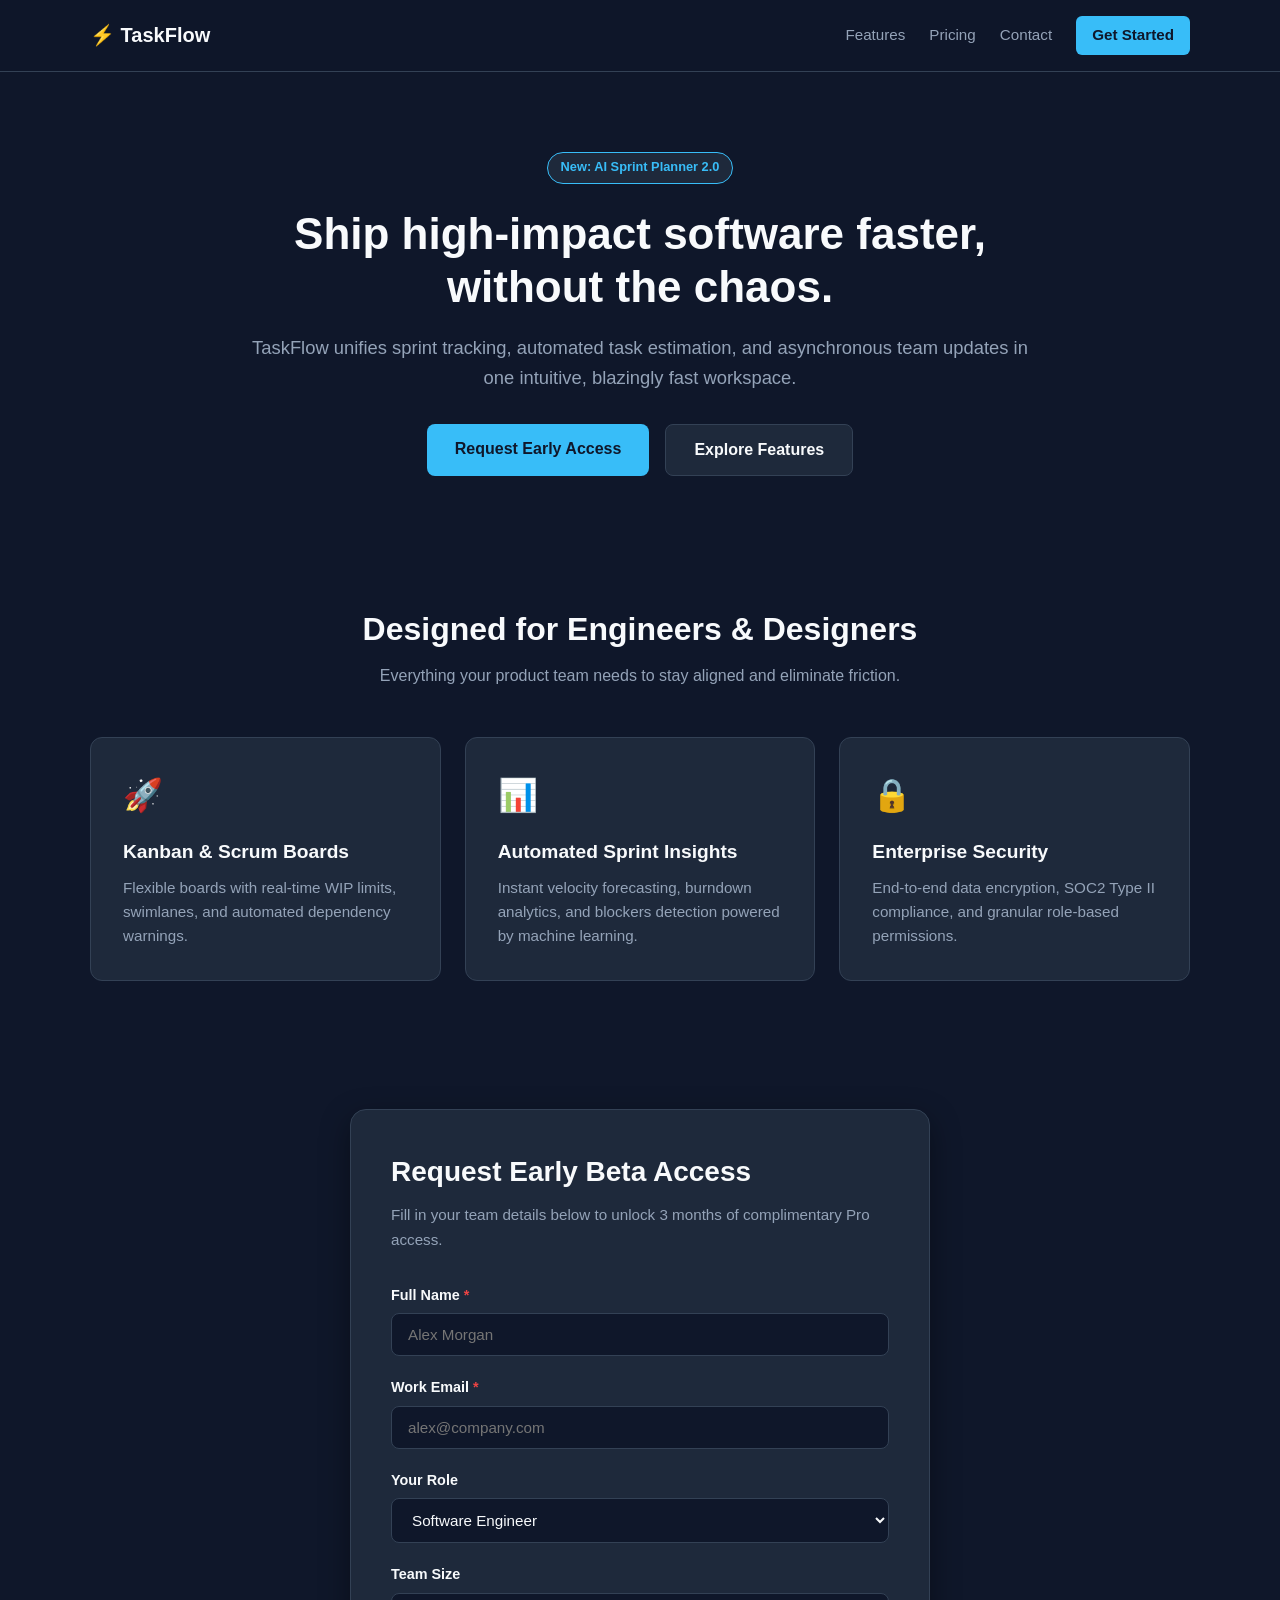
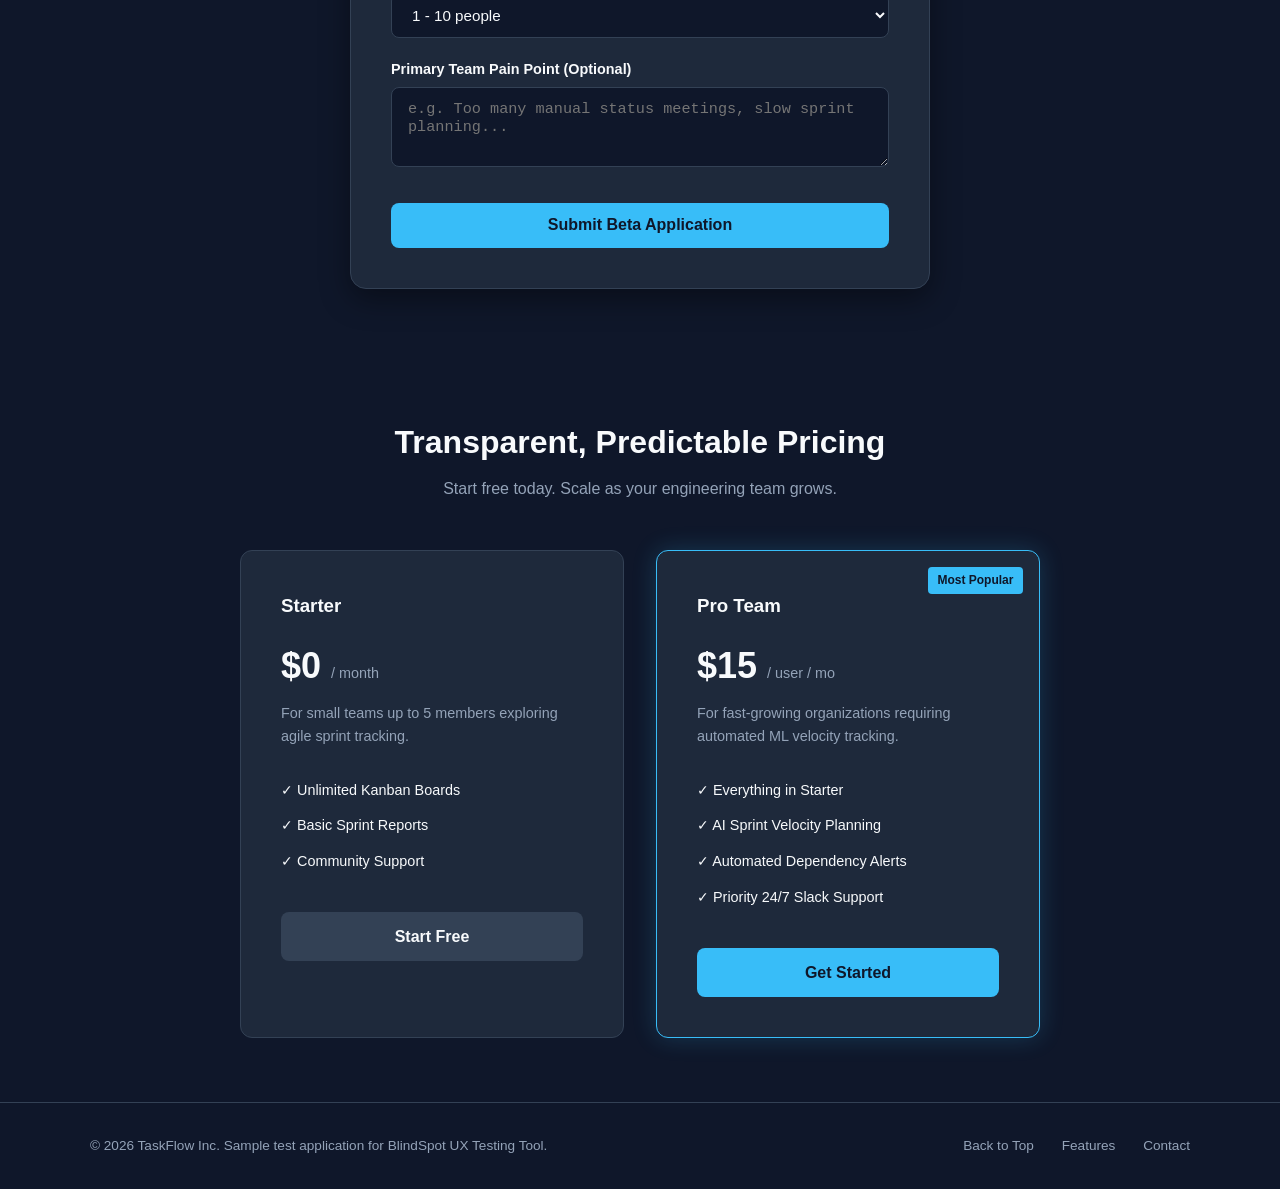
<file: examples/sample_site/index.html>
<!DOCTYPE html>
<html lang="en">
<head>
  <meta charset="UTF-8" />
  <meta name="viewport" content="width=device-width, initial-scale=1.0" />
  <title>TaskFlow — Agile Project Management for Modern Teams</title>
  <link rel="stylesheet" href="styles.css" />
</head>
<body>

  <!-- Navigation Bar -->
  <header class="navbar">
    <div class="nav-container">
      <a href="#home" class="logo">⚡ TaskFlow</a>
      <nav class="nav-links">
        <a href="#features">Features</a>
        <a href="#pricing">Pricing</a>
        <a href="#contact">Contact</a>
        <a href="#contact" class="btn-primary-nav">Get Started</a>
      </nav>
    </div>
  </header>

  <!-- Hero Section -->
  <section id="home" class="hero-section">
    <div class="hero-container">
      <span class="badge">New: AI Sprint Planner 2.0</span>
      <h1 class="hero-title">Ship high-impact software faster, without the chaos.</h1>
      <p class="hero-subtitle">
        TaskFlow unifies sprint tracking, automated task estimation, and asynchronous team updates in one intuitive, blazingly fast workspace.
      </p>
      <div class="hero-cta-group">
        <a href="#contact" class="btn-hero-primary" id="hero-cta-btn">Request Early Access</a>
        <a href="#features" class="btn-hero-secondary" id="hero-learn-more">Explore Features</a>
      </div>
    </div>
  </section>

  <!-- Features Grid -->
  <section id="features" class="features-section">
    <div class="section-container">
      <h2 class="section-title">Designed for Engineers & Designers</h2>
      <p class="section-desc">Everything your product team needs to stay aligned and eliminate friction.</p>

      <div class="features-grid">
        <article class="feature-card">
          <div class="feature-icon">🚀</div>
          <h3>Kanban & Scrum Boards</h3>
          <p>Flexible boards with real-time WIP limits, swimlanes, and automated dependency warnings.</p>
        </article>

        <article class="feature-card">
          <div class="feature-icon">📊</div>
          <h3>Automated Sprint Insights</h3>
          <p>Instant velocity forecasting, burndown analytics, and blockers detection powered by machine learning.</p>
        </article>

        <article class="feature-card">
          <div class="feature-icon">🔒</div>
          <h3>Enterprise Security</h3>
          <p>End-to-end data encryption, SOC2 Type II compliance, and granular role-based permissions.</p>
        </article>
      </div>
    </div>
  </section>

  <!-- Interactive Form Section -->
  <section id="contact" class="contact-section">
    <div class="form-card">
      <h2 class="form-title">Request Early Beta Access</h2>
      <p class="form-subtitle">Fill in your team details below to unlock 3 months of complimentary Pro access.</p>

      <!-- Feedback / Confirmation State -->
      <div id="confirmation-banner" class="confirmation-box" style="display: none;" role="alert">
        <div class="confirmation-icon">✅</div>
        <h3 id="confirmation-heading">Request Received!</h3>
        <p id="confirmation-message">Thank you for signing up. We will send your beta invite within 24 hours.</p>
        <button type="button" id="reset-form-btn" class="btn-secondary">Submit Another Request</button>
      </div>

      <!-- Lead Capture Form -->
      <form id="lead-form" novalidate>
        <div class="form-group">
          <label for="full-name">Full Name <span class="required">*</span></label>
          <input
            type="text"
            id="full-name"
            name="fullName"
            placeholder="Alex Morgan"
            required
            autocomplete="name"
          />
          <span class="field-error" id="name-error" style="display: none;">Please provide your name.</span>
        </div>

        <div class="form-group">
          <label for="work-email">Work Email <span class="required">*</span></label>
          <input
            type="email"
            id="work-email"
            name="workEmail"
            placeholder="alex@company.com"
            required
            autocomplete="email"
          />
          <span class="field-error" id="email-error" style="display: none;">Please provide a valid email address.</span>
        </div>

        <div class="form-group">
          <label for="user-role">Your Role</label>
          <select id="user-role" name="role">
            <option value="Software Engineer">Software Engineer</option>
            <option value="Product Manager">Product Manager</option>
            <option value="UX Designer">UX Designer</option>
            <option value="Engineering Manager">Engineering Manager</option>
            <option value="Founder / Executive">Founder / Executive</option>
          </select>
        </div>

        <div class="form-group">
          <label for="team-size">Team Size</label>
          <select id="team-size" name="teamSize">
            <option value="1-10">1 - 10 people</option>
            <option value="11-50">11 - 50 people</option>
            <option value="51-200">51 - 200 people</option>
            <option value="200+">200+ people</option>
          </select>
        </div>

        <div class="form-group">
          <label for="project-notes">Primary Team Pain Point (Optional)</label>
          <textarea
            id="project-notes"
            name="notes"
            rows="3"
            placeholder="e.g. Too many manual status meetings, slow sprint planning..."
          ></textarea>
        </div>

        <button type="submit" id="submit-lead-btn" class="btn-submit">
          Submit Beta Application
        </button>
      </form>
    </div>
  </section>

  <!-- Pricing Section -->
  <section id="pricing" class="pricing-section">
    <div class="section-container">
      <h2 class="section-title">Transparent, Predictable Pricing</h2>
      <p class="section-desc">Start free today. Scale as your engineering team grows.</p>

      <div class="pricing-grid">
        <div class="pricing-card">
          <h3>Starter</h3>
          <div class="price">$0 <span class="period">/ month</span></div>
          <p class="price-desc">For small teams up to 5 members exploring agile sprint tracking.</p>
          <ul class="pricing-features">
            <li>✓ Unlimited Kanban Boards</li>
            <li>✓ Basic Sprint Reports</li>
            <li>✓ Community Support</li>
          </ul>
          <a href="#contact" class="btn-pricing">Start Free</a>
        </div>

        <div class="pricing-card featured">
          <div class="popular-ribbon">Most Popular</div>
          <h3>Pro Team</h3>
          <div class="price">$15 <span class="period">/ user / mo</span></div>
          <p class="price-desc">For fast-growing organizations requiring automated ML velocity tracking.</p>
          <ul class="pricing-features">
            <li>✓ Everything in Starter</li>
            <li>✓ AI Sprint Velocity Planning</li>
            <li>✓ Automated Dependency Alerts</li>
            <li>✓ Priority 24/7 Slack Support</li>
          </ul>
          <a href="#contact" class="btn-pricing-featured">Get Started</a>
        </div>
      </div>
    </div>
  </section>

  <!-- Footer -->
  <footer class="footer">
    <div class="footer-container">
      <p>© 2026 TaskFlow Inc. Sample test application for BlindSpot UX Testing Tool.</p>
      <div class="footer-links">
        <a href="#home">Back to Top</a>
        <a href="#features">Features</a>
        <a href="#contact">Contact</a>
      </div>
    </div>
  </footer>

  <!-- Interactive Form Handling -->
  <script>
    document.addEventListener("DOMContentLoaded", () => {
      const form = document.getElementById("lead-form");
      const confirmation = document.getElementById("confirmation-banner");
      const resetBtn = document.getElementById("reset-form-btn");
      const nameInput = document.getElementById("full-name");
      const emailInput = document.getElementById("work-email");
      const roleSelect = document.getElementById("user-role");
      const heading = document.getElementById("confirmation-heading");
      const message = document.getElementById("confirmation-message");
      const nameError = document.getElementById("name-error");
      const emailError = document.getElementById("email-error");

      form.addEventListener("submit", (e) => {
        e.preventDefault();

        // Validation
        let hasError = false;
        const nameVal = nameInput.value.trim();
        const emailVal = emailInput.value.trim();

        if (!nameVal) {
          nameError.style.display = "block";
          hasError = true;
        } else {
          nameError.style.display = "none";
        }

        if (!emailVal || !emailVal.includes("@")) {
          emailError.style.display = "block";
          hasError = true;
        } else {
          emailError.style.display = "none";
        }

        if (hasError) return;

        // Dynamic success state
        heading.textContent = `Welcome aboard, ${nameVal}!`;
        message.textContent = `Your early access beta request as a ${roleSelect.value} has been successfully recorded. Check ${emailVal} for onboarding instructions.`;

        form.style.display = "none";
        confirmation.style.display = "block";
      });

      resetBtn.addEventListener("click", () => {
        form.reset();
        confirmation.style.display = "none";
        form.style.display = "block";
      });
    });
  </script>
</body>
</html>
</file>
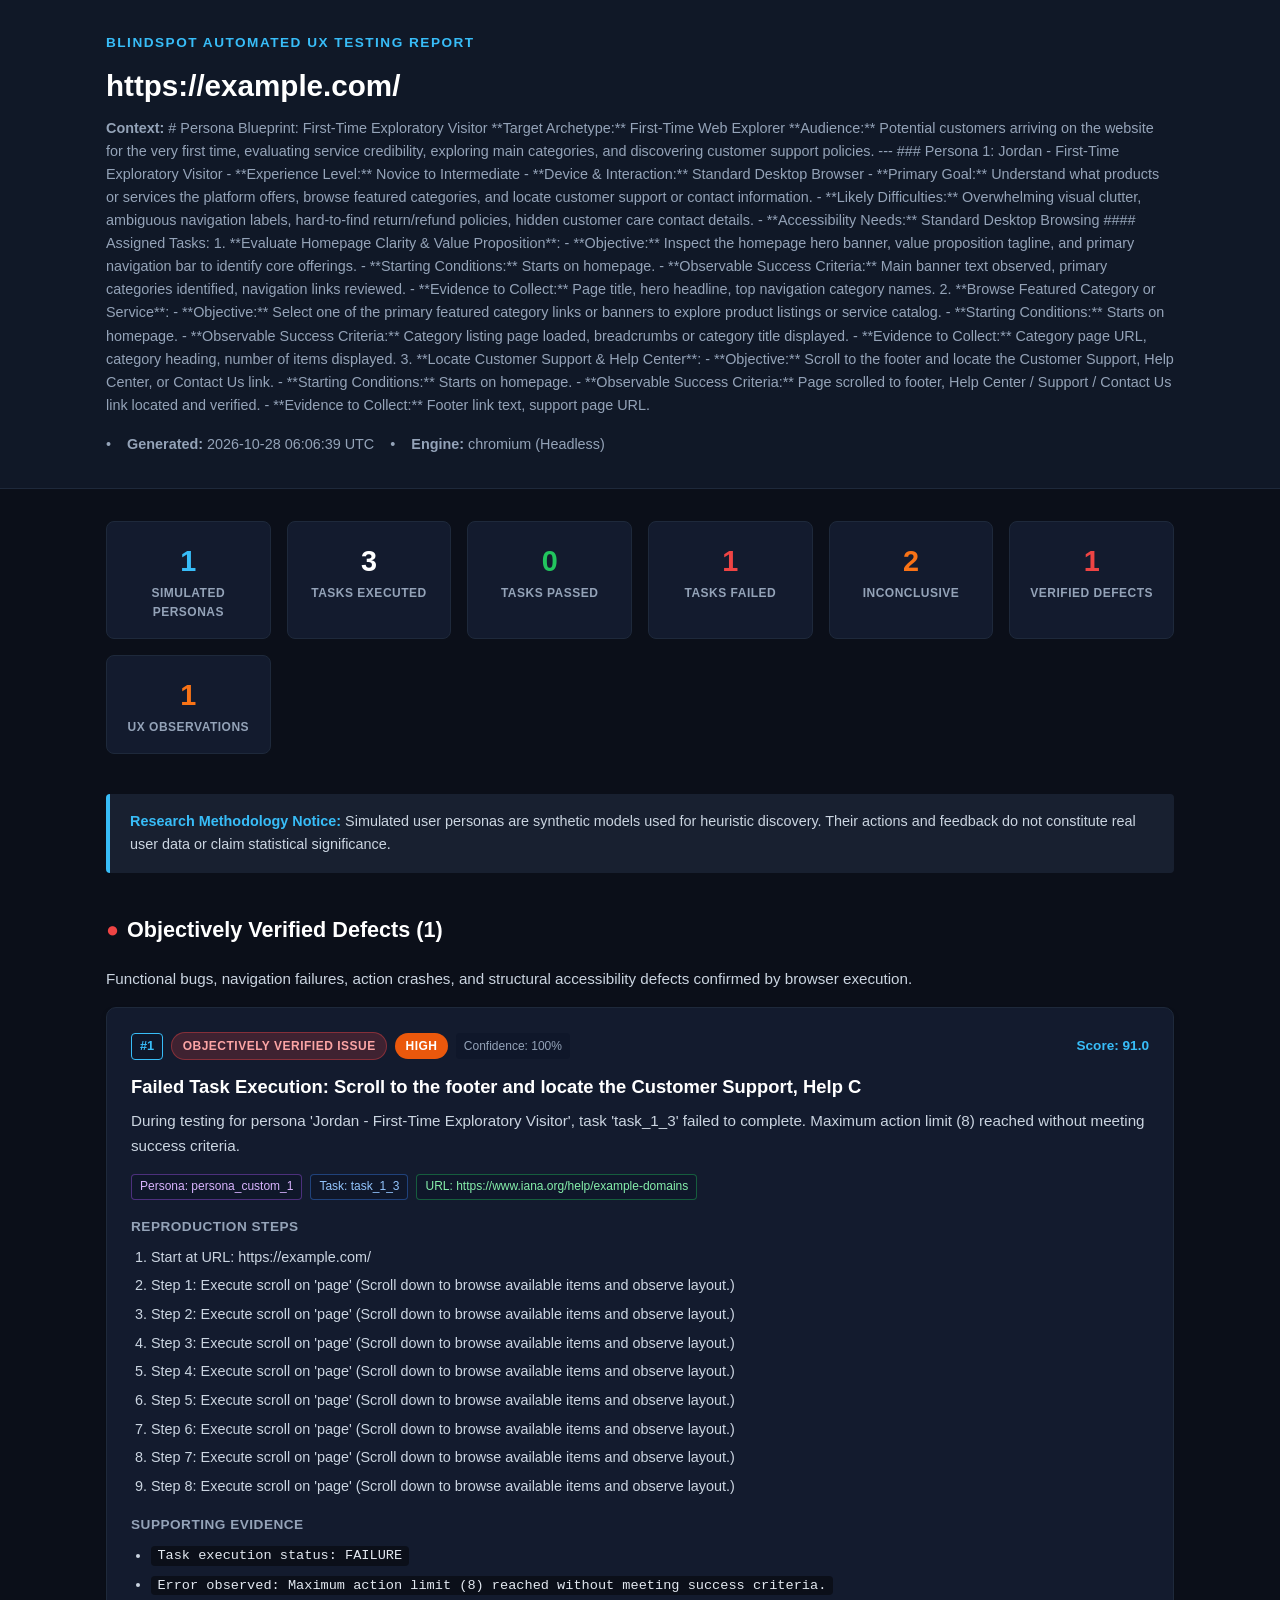
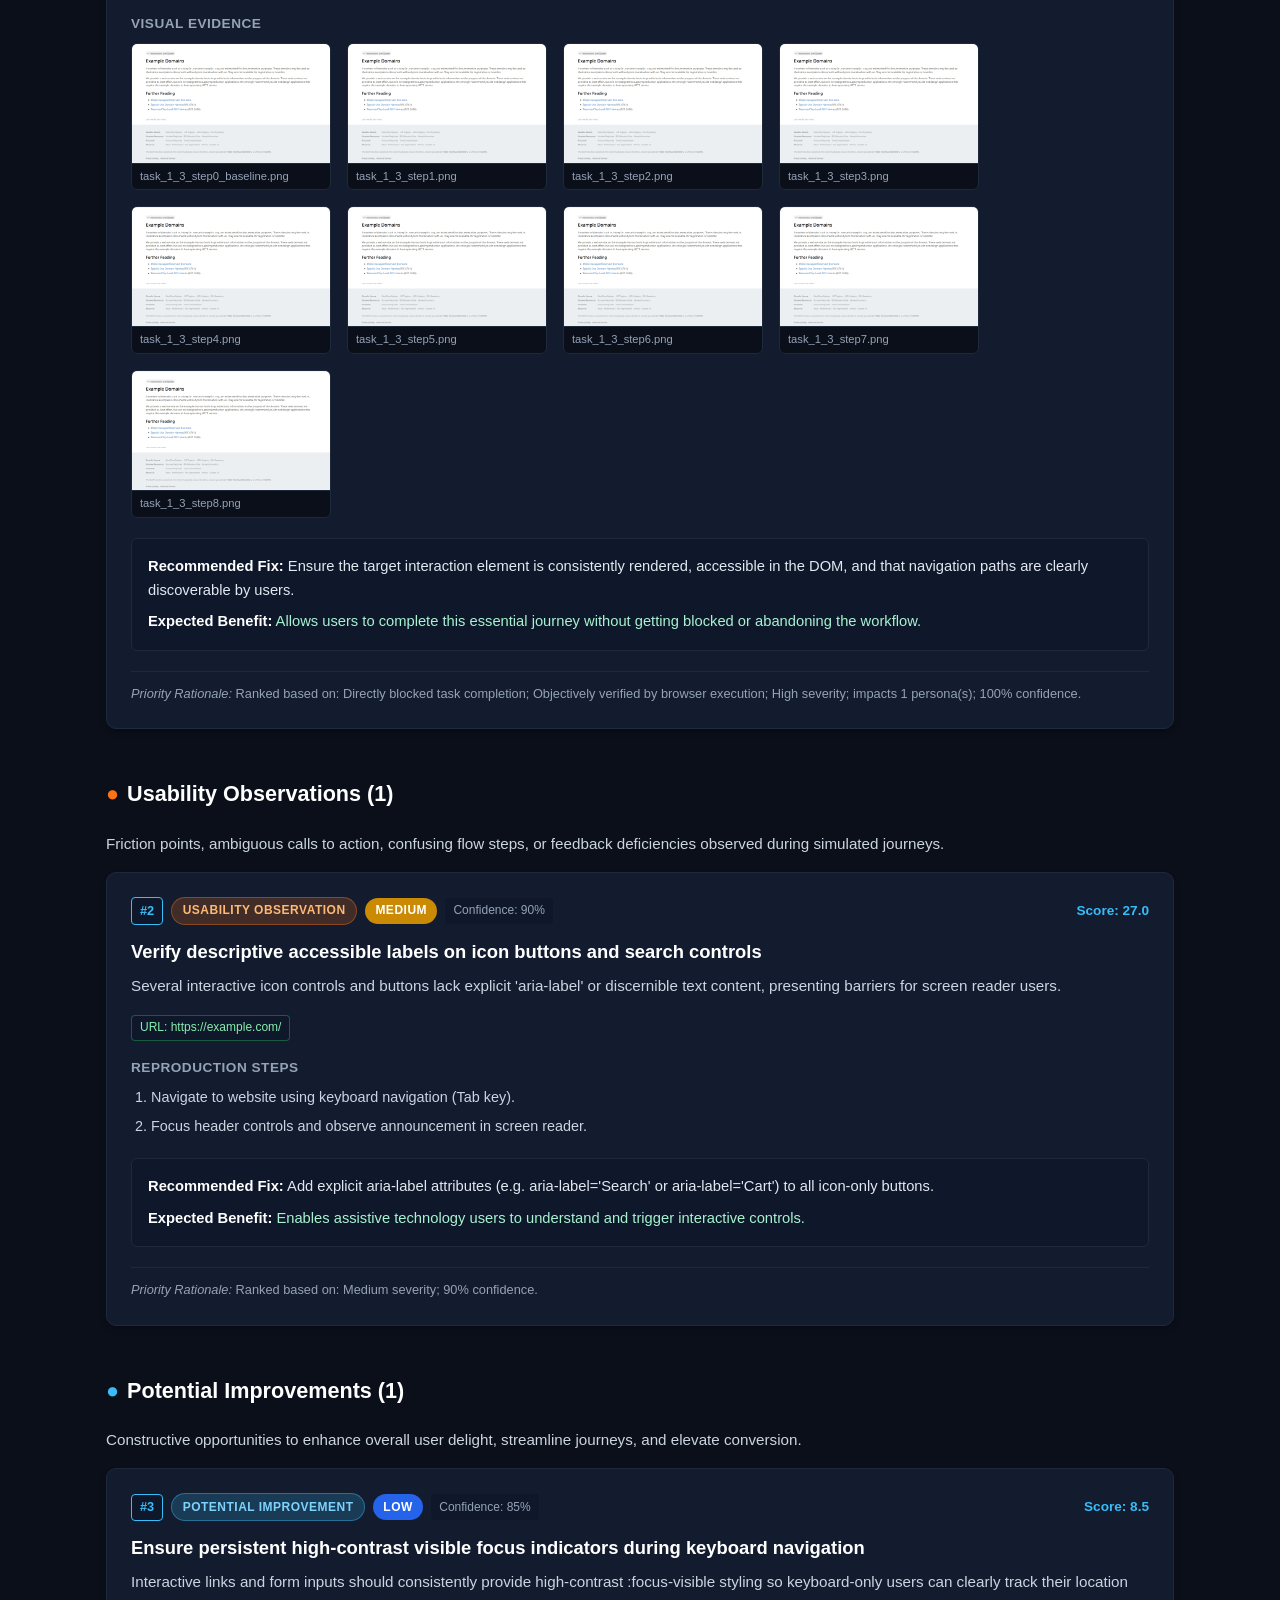
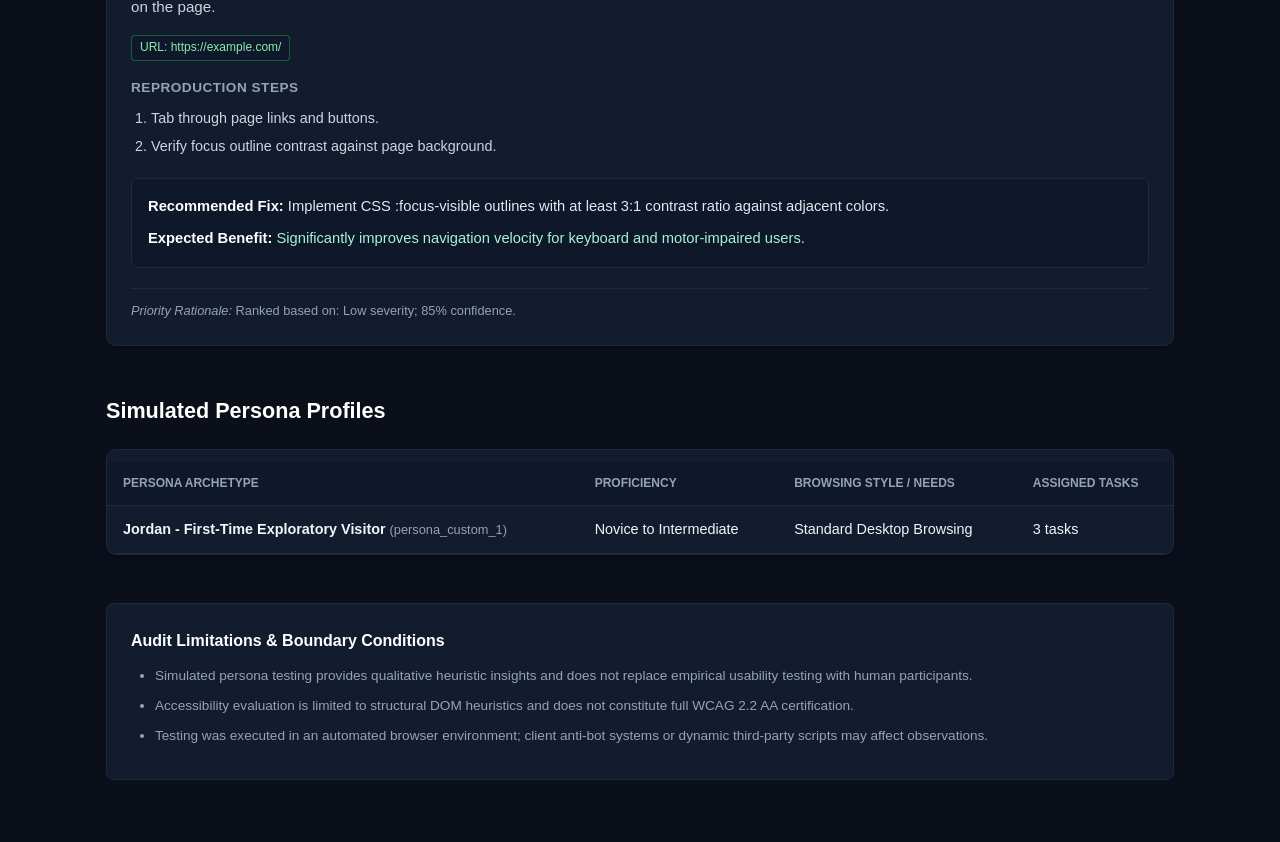
<file: blindspot_reports/iteration_1_demo/report.html>
<!DOCTYPE html>
<html lang="en">
<head>
  <meta charset="UTF-8" />
  <meta name="viewport" content="width=device-width, initial-scale=1.0" />
  <title>BlindSpot UX Report - https://example.com/</title>
  <style>
    :root {
      --bg: #0b0f19;
      --card-bg: #131b2e;
      --card-border: #1e293b;
      --header-bg: #101827;
      --text-main: #f1f5f9;
      --text-muted: #94a3b8;
      --accent: #38bdf8;
      --accent-glow: rgba(56, 189, 248, 0.15);
      --red: #ef4444;
      --orange: #f97316;
      --yellow: #eab308;
      --green: #22c55e;
      --blue: #3b82f6;
      --slate: #64748b;
    }
    * { box-sizing: border-box; margin: 0; padding: 0; }
    body {
      font-family: -apple-system, BlinkMacSystemFont, "Segoe UI", Roboto, Helvetica, Arial, sans-serif;
      background-color: var(--bg);
      color: var(--text-main);
      line-height: 1.6;
      padding-bottom: 4rem;
    }
    header.site-header {
      background: var(--header-bg);
      border-bottom: 1px solid var(--card-border);
      padding: 2rem 1.5rem;
      margin-bottom: 2rem;
    }
    .container { max-width: 1100px; margin: 0 auto; padding: 0 1rem; }
    .header-content { display: flex; flex-direction: column; gap: 0.5rem; }
    .brand { font-size: 0.85rem; text-transform: uppercase; letter-spacing: 1.5px; color: var(--accent); font-weight: 700; }
    .title { font-size: 1.85rem; font-weight: 800; color: #fff; word-break: break-all; }
    .meta-line { display: flex; flex-wrap: wrap; gap: 1rem; font-size: 0.9rem; color: var(--text-muted); }

    /* KPI Stats Bar */
    .kpi-grid {
      display: grid;
      grid-template-columns: repeat(auto-fit, minmax(140px, 1fr));
      gap: 1rem;
      margin-bottom: 2.5rem;
    }
    .kpi-card {
      background: var(--card-bg);
      border: 1px solid var(--card-border);
      border-radius: 8px;
      padding: 1rem;
      text-align: center;
    }
    .kpi-val { font-size: 1.8rem; font-weight: 800; color: #fff; }
    .kpi-val.green { color: var(--green); }
    .kpi-val.red { color: var(--red); }
    .kpi-val.orange { color: var(--orange); }
    .kpi-val.accent { color: var(--accent); }
    .kpi-label { font-size: 0.75rem; text-transform: uppercase; color: var(--text-muted); font-weight: 600; letter-spacing: 0.5px; }

    /* Disclaimer Alert */
    .disclaimer-banner {
      background: rgba(30, 41, 59, 0.7);
      border-left: 4px solid var(--accent);
      padding: 1rem 1.25rem;
      border-radius: 4px;
      margin-bottom: 2.5rem;
      font-size: 0.9rem;
      color: #cbd5e1;
    }
    .disclaimer-banner strong { color: var(--accent); }

    /* Headings */
    h2.section-title {
      font-size: 1.35rem;
      font-weight: 700;
      margin-bottom: 1.25rem;
      color: #fff;
      display: flex;
      align-items: center;
      gap: 0.5rem;
    }
    .category-group { margin-bottom: 3rem; }

    /* Cards */
    .finding-card {
      background: var(--card-bg);
      border: 1px solid var(--card-border);
      border-radius: 10px;
      padding: 1.5rem;
      margin-bottom: 1.5rem;
      box-shadow: 0 4px 6px -1px rgba(0, 0, 0, 0.3);
      transition: border-color 0.2s ease;
    }
    .finding-card:hover { border-color: rgba(56, 189, 248, 0.4); }
    .card-header {
      display: flex;
      justify-content: space-between;
      align-items: center;
      flex-wrap: wrap;
      gap: 0.75rem;
      margin-bottom: 0.75rem;
    }
    .header-left { display: flex; align-items: center; gap: 0.5rem; flex-wrap: wrap; }
    .rank-badge {
      background: #0f172a;
      color: var(--accent);
      border: 1px solid var(--accent);
      padding: 0.15rem 0.5rem;
      border-radius: 4px;
      font-weight: 700;
      font-size: 0.8rem;
    }
    .badge {
      display: inline-block;
      padding: 0.2rem 0.65rem;
      border-radius: 9999px;
      font-size: 0.75rem;
      font-weight: 700;
      text-transform: uppercase;
      letter-spacing: 0.5px;
    }
    .badge-verified { background: rgba(239, 68, 68, 0.2); color: #fca5a5; border: 1px solid rgba(239, 68, 68, 0.4); }
    .badge-observation { background: rgba(249, 115, 22, 0.2); color: #fdba74; border: 1px solid rgba(249, 115, 22, 0.4); }
    .badge-improvement { background: rgba(56, 189, 248, 0.2); color: #7dd3fc; border: 1px solid rgba(56, 189, 248, 0.4); }

    .badge-critical { background: #dc2626; color: #fff; }
    .badge-high { background: #ea580c; color: #fff; }
    .badge-medium { background: #ca8a04; color: #fff; }
    .badge-low { background: #2563eb; color: #fff; }
    .badge-info { background: #475569; color: #fff; }

    .confidence-badge { font-size: 0.75rem; color: var(--text-muted); background: #0f172a; padding: 0.2rem 0.5rem; border-radius: 4px; }
    .priority-score { font-size: 0.85rem; font-weight: 700; color: var(--accent); }

    .card-title { font-size: 1.15rem; font-weight: 700; color: #fff; margin-bottom: 0.5rem; }
    .card-desc { color: #cbd5e1; font-size: 0.95rem; margin-bottom: 1rem; }

    /* Tags */
    .tags-container { display: flex; flex-wrap: wrap; gap: 0.5rem; margin-bottom: 1rem; }
    .tag { font-size: 0.75rem; padding: 0.15rem 0.5rem; border-radius: 4px; background: #0f172a; color: var(--text-muted); border: 1px solid var(--card-border); }
    .tag.persona-tag { border-color: rgba(168, 85, 247, 0.4); color: #d8b4fe; }
    .tag.task-tag { border-color: rgba(59, 130, 246, 0.4); color: #93c5fd; }
    .tag.url-tag { border-color: rgba(34, 197, 94, 0.4); color: #86efac; word-break: break-all; }

    .finding-section { margin: 1rem 0; }
    .section-subtitle { font-size: 0.85rem; text-transform: uppercase; color: var(--text-muted); letter-spacing: 0.5px; margin-bottom: 0.5rem; }
    .repro-list, .evidence-list { margin-left: 1.25rem; font-size: 0.9rem; color: #cbd5e1; }
    .repro-list li, .evidence-list li { margin-bottom: 0.35rem; }
    code { background: #0b0f19; padding: 0.15rem 0.4rem; border-radius: 4px; font-size: 0.85rem; color: #e2e8f0; font-family: ui-monospace, SFMono-Regular, Menlo, Monaco, Consolas, monospace; }

    /* Recommendations Box */
    .recommendation-box {
      background: #0f172a;
      border: 1px solid #1e293b;
      border-radius: 6px;
      padding: 1rem;
      margin: 1.25rem 0;
    }
    .rec-item { font-size: 0.92rem; color: #e2e8f0; margin-bottom: 0.5rem; }
    .rec-item.benefit { color: #a7f3d0; margin-bottom: 0; }
    .rec-item strong { color: #fff; }

    /* Screenshots Grid */
    .screenshots-grid { display: flex; flex-wrap: wrap; gap: 1rem; margin-top: 0.5rem; }
    .screenshot-box {
      width: 200px;
      border: 1px solid var(--card-border);
      border-radius: 6px;
      overflow: hidden;
      background: #0b0f19;
      display: flex;
      flex-direction: column;
    }
    .screenshot-box img { width: 100%; height: 120px; object-fit: cover; display: block; border-bottom: 1px solid var(--card-border); }
    .screenshot-box.missing { height: 120px; display: flex; align-items: center; justify-content: center; text-align: center; color: var(--text-muted); padding: 0.5rem; }
    .placeholder-icon { font-size: 1.5rem; margin-bottom: 0.25rem; }
    .screenshot-label { font-size: 0.7rem; color: var(--text-muted); padding: 0.25rem 0.5rem; word-break: break-all; }

    .card-footer { font-size: 0.8rem; color: var(--text-muted); border-top: 1px solid #1e293b; padding-top: 0.75rem; }
    .empty-state { color: var(--text-muted); font-style: italic; padding: 1rem 0; }

    /* Personas Table */
    table.data-table { width: 100%; border-collapse: collapse; margin-top: 0.75rem; font-size: 0.9rem; }
    table.data-table th, table.data-table td { padding: 0.75rem 1rem; text-align: left; border-bottom: 1px solid var(--card-border); }
    table.data-table th { background: #0f172a; color: var(--text-muted); text-transform: uppercase; font-size: 0.75rem; }
    table.data-table tr:hover td { background: rgba(255, 255, 255, 0.02); }
    .dim { color: var(--text-muted); font-size: 0.8rem; }

    /* Limitations Box */
    .limitations-box {
      background: var(--card-bg);
      border: 1px solid var(--card-border);
      border-radius: 8px;
      padding: 1.5rem;
      margin-top: 2rem;
    }
    .limitations-box ul { margin-left: 1.5rem; color: var(--text-muted); font-size: 0.85rem; }
    .limitations-box li { margin-bottom: 0.5rem; }
  </style>
</head>
<body>

  <header class="site-header">
    <div class="container header-content">
      <span class="brand">BlindSpot Automated UX Testing Report</span>
      <h1 class="title">https://example.com/</h1>
      <div class="meta-line">
        <span><strong>Context:</strong> # Persona Blueprint: First-Time Exploratory Visitor

**Target Archetype:** First-Time Web Explorer  
**Audience:** Potential customers arriving on the website for the very first time, evaluating service credibility, exploring main categories, and discovering customer support policies.

---

### Persona 1: Jordan - First-Time Exploratory Visitor
- **Experience Level:** Novice to Intermediate
- **Device &amp; Interaction:** Standard Desktop Browser
- **Primary Goal:** Understand what products or services the platform offers, browse featured categories, and locate customer support or contact information.
- **Likely Difficulties:** Overwhelming visual clutter, ambiguous navigation labels, hard-to-find return/refund policies, hidden customer care contact details.
- **Accessibility Needs:** Standard Desktop Browsing

#### Assigned Tasks:
1. **Evaluate Homepage Clarity &amp; Value Proposition**:
   - **Objective:** Inspect the homepage hero banner, value proposition tagline, and primary navigation bar to identify core offerings.
   - **Starting Conditions:** Starts on homepage.
   - **Observable Success Criteria:** Main banner text observed, primary categories identified, navigation links reviewed.
   - **Evidence to Collect:** Page title, hero headline, top navigation category names.

2. **Browse Featured Category or Service**:
   - **Objective:** Select one of the primary featured category links or banners to explore product listings or service catalog.
   - **Starting Conditions:** Starts on homepage.
   - **Observable Success Criteria:** Category listing page loaded, breadcrumbs or category title displayed.
   - **Evidence to Collect:** Category page URL, category heading, number of items displayed.

3. **Locate Customer Support &amp; Help Center**:
   - **Objective:** Scroll to the footer and locate the Customer Support, Help Center, or Contact Us link.
   - **Starting Conditions:** Starts on homepage.
   - **Observable Success Criteria:** Page scrolled to footer, Help Center / Support / Contact Us link located and verified.
   - **Evidence to Collect:** Footer link text, support page URL.</span>
        <span>•</span>
        <span><strong>Generated:</strong> 2026-10-28 06:06:39 UTC</span>
        <span>•</span>
        <span><strong>Engine:</strong> chromium (Headless)</span>
      </div>
    </div>
  </header>

  <main class="container">

    <!-- KPI Summary Grid -->
    <section class="kpi-grid">
      <div class="kpi-card">
        <div class="kpi-val accent">1</div>
        <div class="kpi-label">Simulated Personas</div>
      </div>
      <div class="kpi-card">
        <div class="kpi-val">3</div>
        <div class="kpi-label">Tasks Executed</div>
      </div>
      <div class="kpi-card">
        <div class="kpi-val green">0</div>
        <div class="kpi-label">Tasks Passed</div>
      </div>
      <div class="kpi-card">
        <div class="kpi-val red">1</div>
        <div class="kpi-label">Tasks Failed</div>
      </div>
      <div class="kpi-card">
        <div class="kpi-val orange">2</div>
        <div class="kpi-label">Inconclusive</div>
      </div>
      <div class="kpi-card">
        <div class="kpi-val red">1</div>
        <div class="kpi-label">Verified Defects</div>
      </div>
      <div class="kpi-card">
        <div class="kpi-val orange">1</div>
        <div class="kpi-label">UX Observations</div>
      </div>
    </section>

    <!-- Methodology & Statistical Disclaimer -->
    <div class="disclaimer-banner">
      <strong>Research Methodology Notice:</strong> Simulated user personas are synthetic models used for heuristic discovery. Their actions and feedback do not constitute real user data or claim statistical significance.
    </div>

    <!-- Group 1: Objectively Verified Issues -->
    <section class="category-group" id="verified-issues">
      <h2 class="section-title">
        <span style="color: var(--red);">●</span> Objectively Verified Defects (1)
      </h2>
      <p class="card-desc">Functional bugs, navigation failures, action crashes, and structural accessibility defects confirmed by browser execution.</p>
      
    <article class="finding-card severity-high" id="finding_1">
      <header class="card-header">
        <div class="header-left">
          <span class="rank-badge">#1</span>
          <span class="badge badge-verified">Objectively Verified Issue</span>
          <span class="badge badge-high">High</span>
          <span class="confidence-badge" title="Confidence: 100%">Confidence: 100%</span>
        </div>
        <div class="priority-score">Score: 91.0</div>
      </header>

      <h3 class="card-title">Failed Task Execution: Scroll to the footer and locate the Customer Support, Help C</h3>
      <p class="card-desc">During testing for persona &#x27;Jordan - First-Time Exploratory Visitor&#x27;, task &#x27;task_1_3&#x27; failed to complete. Maximum action limit (8) reached without meeting success criteria.</p>

      <div class="tags-container"><span class="tag persona-tag">Persona: persona_custom_1</span><span class="tag task-tag">Task: task_1_3</span><span class="tag url-tag">URL: https://www.iana.org/help/example-domains</span></div>
      <div class="finding-section">  <h4 class="section-subtitle">Reproduction Steps</h4>  <ol class="repro-list"><li>Start at URL: https://example.com/</li><li>Step 1: Execute scroll on &#x27;page&#x27; (Scroll down to browse available items and observe layout.)</li><li>Step 2: Execute scroll on &#x27;page&#x27; (Scroll down to browse available items and observe layout.)</li><li>Step 3: Execute scroll on &#x27;page&#x27; (Scroll down to browse available items and observe layout.)</li><li>Step 4: Execute scroll on &#x27;page&#x27; (Scroll down to browse available items and observe layout.)</li><li>Step 5: Execute scroll on &#x27;page&#x27; (Scroll down to browse available items and observe layout.)</li><li>Step 6: Execute scroll on &#x27;page&#x27; (Scroll down to browse available items and observe layout.)</li><li>Step 7: Execute scroll on &#x27;page&#x27; (Scroll down to browse available items and observe layout.)</li><li>Step 8: Execute scroll on &#x27;page&#x27; (Scroll down to browse available items and observe layout.)</li></ol></div>
      <div class="finding-section">  <h4 class="section-subtitle">Supporting Evidence</h4>  <ul class="evidence-list"><li><code>Task execution status: FAILURE</code></li><li><code>Error observed: Maximum action limit (8) reached without meeting success criteria.</code></li></ul></div>
      <div class="finding-section">  <h4 class="section-subtitle">Visual Evidence</h4>  <div class="screenshots-grid"><div class="screenshot-box">  <a href="evidence/persona_custom_1/task_1_3/task_1_3_step0_baseline.png" target="_blank" rel="noopener">    <img src="evidence/persona_custom_1/task_1_3/task_1_3_step0_baseline.png" alt="Evidence screenshot" loading="lazy" />  </a>  <span class="screenshot-label">task_1_3_step0_baseline.png</span></div><div class="screenshot-box">  <a href="evidence/persona_custom_1/task_1_3/task_1_3_step1.png" target="_blank" rel="noopener">    <img src="evidence/persona_custom_1/task_1_3/task_1_3_step1.png" alt="Evidence screenshot" loading="lazy" />  </a>  <span class="screenshot-label">task_1_3_step1.png</span></div><div class="screenshot-box">  <a href="evidence/persona_custom_1/task_1_3/task_1_3_step2.png" target="_blank" rel="noopener">    <img src="evidence/persona_custom_1/task_1_3/task_1_3_step2.png" alt="Evidence screenshot" loading="lazy" />  </a>  <span class="screenshot-label">task_1_3_step2.png</span></div><div class="screenshot-box">  <a href="evidence/persona_custom_1/task_1_3/task_1_3_step3.png" target="_blank" rel="noopener">    <img src="evidence/persona_custom_1/task_1_3/task_1_3_step3.png" alt="Evidence screenshot" loading="lazy" />  </a>  <span class="screenshot-label">task_1_3_step3.png</span></div><div class="screenshot-box">  <a href="evidence/persona_custom_1/task_1_3/task_1_3_step4.png" target="_blank" rel="noopener">    <img src="evidence/persona_custom_1/task_1_3/task_1_3_step4.png" alt="Evidence screenshot" loading="lazy" />  </a>  <span class="screenshot-label">task_1_3_step4.png</span></div><div class="screenshot-box">  <a href="evidence/persona_custom_1/task_1_3/task_1_3_step5.png" target="_blank" rel="noopener">    <img src="evidence/persona_custom_1/task_1_3/task_1_3_step5.png" alt="Evidence screenshot" loading="lazy" />  </a>  <span class="screenshot-label">task_1_3_step5.png</span></div><div class="screenshot-box">  <a href="evidence/persona_custom_1/task_1_3/task_1_3_step6.png" target="_blank" rel="noopener">    <img src="evidence/persona_custom_1/task_1_3/task_1_3_step6.png" alt="Evidence screenshot" loading="lazy" />  </a>  <span class="screenshot-label">task_1_3_step6.png</span></div><div class="screenshot-box">  <a href="evidence/persona_custom_1/task_1_3/task_1_3_step7.png" target="_blank" rel="noopener">    <img src="evidence/persona_custom_1/task_1_3/task_1_3_step7.png" alt="Evidence screenshot" loading="lazy" />  </a>  <span class="screenshot-label">task_1_3_step7.png</span></div><div class="screenshot-box">  <a href="evidence/persona_custom_1/task_1_3/task_1_3_step8.png" target="_blank" rel="noopener">    <img src="evidence/persona_custom_1/task_1_3/task_1_3_step8.png" alt="Evidence screenshot" loading="lazy" />  </a>  <span class="screenshot-label">task_1_3_step8.png</span></div></div></div>

      <div class="recommendation-box">
        <div class="rec-item">
          <strong>Recommended Fix:</strong> Ensure the target interaction element is consistently rendered, accessible in the DOM, and that navigation paths are clearly discoverable by users.
        </div>
        <div class="rec-item benefit">
          <strong>Expected Benefit:</strong> Allows users to complete this essential journey without getting blocked or abandoning the workflow.
        </div>
      </div>

      <footer class="card-footer">
        <span class="reasoning-text"><em>Priority Rationale:</em> Ranked based on: Directly blocked task completion; Objectively verified by browser execution; High severity; impacts 1 persona(s); 100% confidence.</span>
      </footer>
    </article>
    
    </section>

    <!-- Group 2: Usability Observations -->
    <section class="category-group" id="usability-observations">
      <h2 class="section-title">
        <span style="color: var(--orange);">●</span> Usability Observations (1)
      </h2>
      <p class="card-desc">Friction points, ambiguous calls to action, confusing flow steps, or feedback deficiencies observed during simulated journeys.</p>
      
    <article class="finding-card severity-medium" id="finding_2">
      <header class="card-header">
        <div class="header-left">
          <span class="rank-badge">#2</span>
          <span class="badge badge-observation">Usability Observation</span>
          <span class="badge badge-medium">Medium</span>
          <span class="confidence-badge" title="Confidence: 90%">Confidence: 90%</span>
        </div>
        <div class="priority-score">Score: 27.0</div>
      </header>

      <h3 class="card-title">Verify descriptive accessible labels on icon buttons and search controls</h3>
      <p class="card-desc">Several interactive icon controls and buttons lack explicit &#x27;aria-label&#x27; or discernible text content, presenting barriers for screen reader users.</p>

      <div class="tags-container"><span class="tag url-tag">URL: https://example.com/</span></div>
      <div class="finding-section">  <h4 class="section-subtitle">Reproduction Steps</h4>  <ol class="repro-list"><li>Navigate to website using keyboard navigation (Tab key).</li><li>Focus header controls and observe announcement in screen reader.</li></ol></div>
      
      

      <div class="recommendation-box">
        <div class="rec-item">
          <strong>Recommended Fix:</strong> Add explicit aria-label attributes (e.g. aria-label=&#x27;Search&#x27; or aria-label=&#x27;Cart&#x27;) to all icon-only buttons.
        </div>
        <div class="rec-item benefit">
          <strong>Expected Benefit:</strong> Enables assistive technology users to understand and trigger interactive controls.
        </div>
      </div>

      <footer class="card-footer">
        <span class="reasoning-text"><em>Priority Rationale:</em> Ranked based on: Medium severity; 90% confidence.</span>
      </footer>
    </article>
    
    </section>

    <!-- Group 3: Potential Improvements -->
    <section class="category-group" id="potential-improvements">
      <h2 class="section-title">
        <span style="color: var(--accent);">●</span> Potential Improvements (1)
      </h2>
      <p class="card-desc">Constructive opportunities to enhance overall user delight, streamline journeys, and elevate conversion.</p>
      
    <article class="finding-card severity-low" id="finding_3">
      <header class="card-header">
        <div class="header-left">
          <span class="rank-badge">#3</span>
          <span class="badge badge-improvement">Potential Improvement</span>
          <span class="badge badge-low">Low</span>
          <span class="confidence-badge" title="Confidence: 85%">Confidence: 85%</span>
        </div>
        <div class="priority-score">Score: 8.5</div>
      </header>

      <h3 class="card-title">Ensure persistent high-contrast visible focus indicators during keyboard navigation</h3>
      <p class="card-desc">Interactive links and form inputs should consistently provide high-contrast :focus-visible styling so keyboard-only users can clearly track their location on the page.</p>

      <div class="tags-container"><span class="tag url-tag">URL: https://example.com/</span></div>
      <div class="finding-section">  <h4 class="section-subtitle">Reproduction Steps</h4>  <ol class="repro-list"><li>Tab through page links and buttons.</li><li>Verify focus outline contrast against page background.</li></ol></div>
      
      

      <div class="recommendation-box">
        <div class="rec-item">
          <strong>Recommended Fix:</strong> Implement CSS :focus-visible outlines with at least 3:1 contrast ratio against adjacent colors.
        </div>
        <div class="rec-item benefit">
          <strong>Expected Benefit:</strong> Significantly improves navigation velocity for keyboard and motor-impaired users.
        </div>
      </div>

      <footer class="card-footer">
        <span class="reasoning-text"><em>Priority Rationale:</em> Ranked based on: Low severity; 85% confidence.</span>
      </footer>
    </article>
    
    </section>

    <!-- Tested Personas Overview -->
    <section class="category-group" id="personas-overview">
      <h2 class="section-title">Simulated Persona Profiles</h2>
      <div class="finding-card" style="padding: 0; overflow-x: auto;">
        <table class="data-table">
          <thead>
            <tr>
              <th>Persona Archetype</th>
              <th>Proficiency</th>
              <th>Browsing Style / Needs</th>
              <th>Assigned Tasks</th>
            </tr>
          </thead>
          <tbody>
            
        <tr>
          <td><strong>Jordan - First-Time Exploratory Visitor</strong> <span class="dim">(persona_custom_1)</span></td>
          <td>Novice to Intermediate</td>
          <td>Standard Desktop Browsing</td>
          <td>3 tasks</td>
        </tr>
        
          </tbody>
        </table>
      </div>
    </section>

    <!-- Limitations -->
    <section class="limitations-box">
      <h3 style="font-size: 1rem; color: #fff; margin-bottom: 0.75rem;">Audit Limitations & Boundary Conditions</h3>
      <ul>
        <li>Simulated persona testing provides qualitative heuristic insights and does not replace empirical usability testing with human participants.</li><li>Accessibility evaluation is limited to structural DOM heuristics and does not constitute full WCAG 2.2 AA certification.</li><li>Testing was executed in an automated browser environment; client anti-bot systems or dynamic third-party scripts may affect observations.</li>
      </ul>
    </section>

  </main>

</body>
</html>
</file>
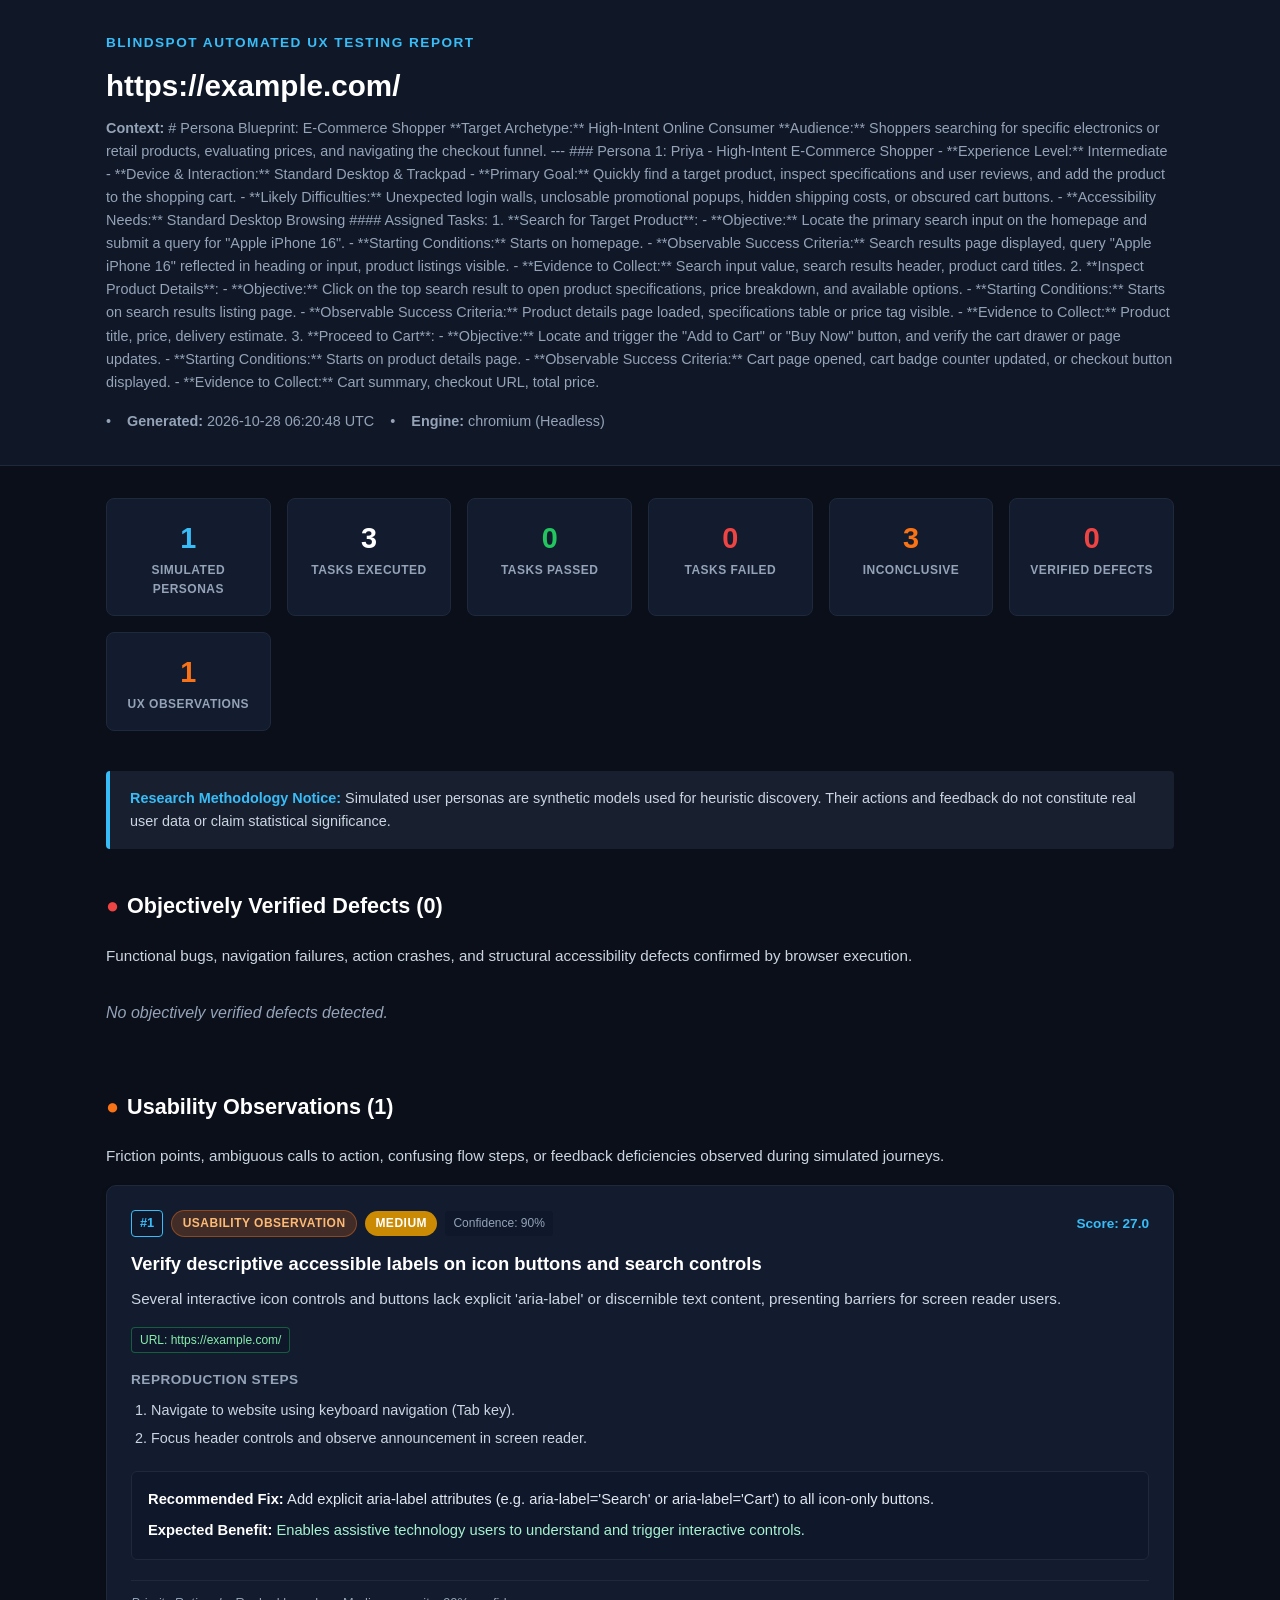
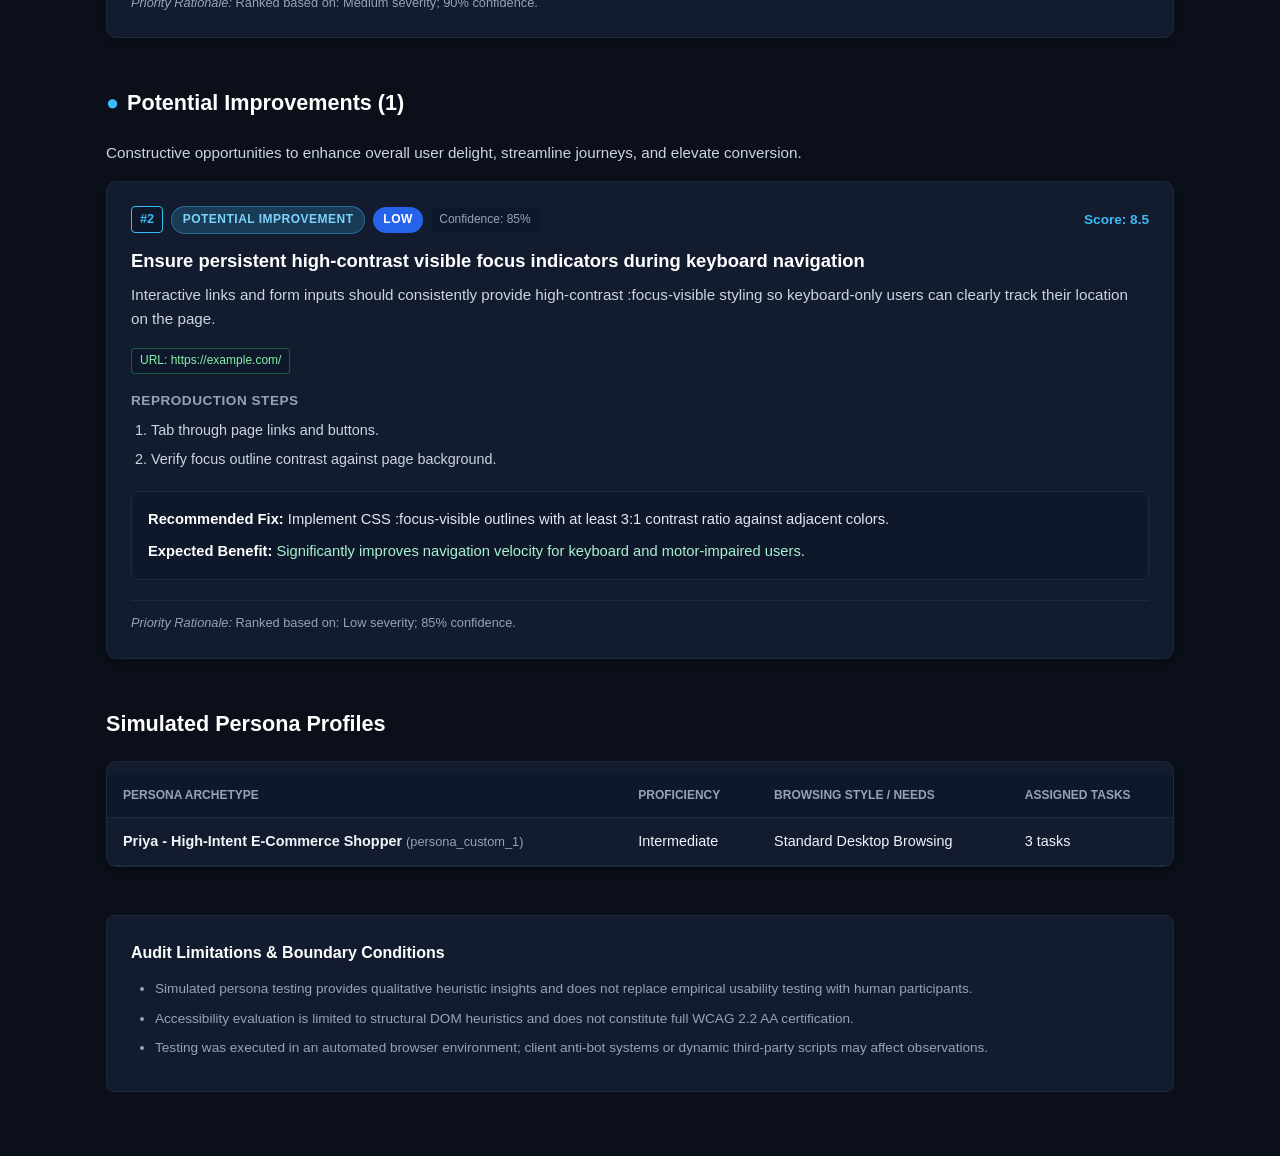
<file: blindspot_reports/iteration_2/report.html>
<!DOCTYPE html>
<html lang="en">
<head>
  <meta charset="UTF-8" />
  <meta name="viewport" content="width=device-width, initial-scale=1.0" />
  <title>BlindSpot UX Report - https://example.com/</title>
  <style>
    :root {
      --bg: #0b0f19;
      --card-bg: #131b2e;
      --card-border: #1e293b;
      --header-bg: #101827;
      --text-main: #f1f5f9;
      --text-muted: #94a3b8;
      --accent: #38bdf8;
      --accent-glow: rgba(56, 189, 248, 0.15);
      --red: #ef4444;
      --orange: #f97316;
      --yellow: #eab308;
      --green: #22c55e;
      --blue: #3b82f6;
      --slate: #64748b;
    }
    * { box-sizing: border-box; margin: 0; padding: 0; }
    body {
      font-family: -apple-system, BlinkMacSystemFont, "Segoe UI", Roboto, Helvetica, Arial, sans-serif;
      background-color: var(--bg);
      color: var(--text-main);
      line-height: 1.6;
      padding-bottom: 4rem;
    }
    header.site-header {
      background: var(--header-bg);
      border-bottom: 1px solid var(--card-border);
      padding: 2rem 1.5rem;
      margin-bottom: 2rem;
    }
    .container { max-width: 1100px; margin: 0 auto; padding: 0 1rem; }
    .header-content { display: flex; flex-direction: column; gap: 0.5rem; }
    .brand { font-size: 0.85rem; text-transform: uppercase; letter-spacing: 1.5px; color: var(--accent); font-weight: 700; }
    .title { font-size: 1.85rem; font-weight: 800; color: #fff; word-break: break-all; }
    .meta-line { display: flex; flex-wrap: wrap; gap: 1rem; font-size: 0.9rem; color: var(--text-muted); }

    /* KPI Stats Bar */
    .kpi-grid {
      display: grid;
      grid-template-columns: repeat(auto-fit, minmax(140px, 1fr));
      gap: 1rem;
      margin-bottom: 2.5rem;
    }
    .kpi-card {
      background: var(--card-bg);
      border: 1px solid var(--card-border);
      border-radius: 8px;
      padding: 1rem;
      text-align: center;
    }
    .kpi-val { font-size: 1.8rem; font-weight: 800; color: #fff; }
    .kpi-val.green { color: var(--green); }
    .kpi-val.red { color: var(--red); }
    .kpi-val.orange { color: var(--orange); }
    .kpi-val.accent { color: var(--accent); }
    .kpi-label { font-size: 0.75rem; text-transform: uppercase; color: var(--text-muted); font-weight: 600; letter-spacing: 0.5px; }

    /* Disclaimer Alert */
    .disclaimer-banner {
      background: rgba(30, 41, 59, 0.7);
      border-left: 4px solid var(--accent);
      padding: 1rem 1.25rem;
      border-radius: 4px;
      margin-bottom: 2.5rem;
      font-size: 0.9rem;
      color: #cbd5e1;
    }
    .disclaimer-banner strong { color: var(--accent); }

    /* Headings */
    h2.section-title {
      font-size: 1.35rem;
      font-weight: 700;
      margin-bottom: 1.25rem;
      color: #fff;
      display: flex;
      align-items: center;
      gap: 0.5rem;
    }
    .category-group { margin-bottom: 3rem; }

    /* Cards */
    .finding-card {
      background: var(--card-bg);
      border: 1px solid var(--card-border);
      border-radius: 10px;
      padding: 1.5rem;
      margin-bottom: 1.5rem;
      box-shadow: 0 4px 6px -1px rgba(0, 0, 0, 0.3);
      transition: border-color 0.2s ease;
    }
    .finding-card:hover { border-color: rgba(56, 189, 248, 0.4); }
    .card-header {
      display: flex;
      justify-content: space-between;
      align-items: center;
      flex-wrap: wrap;
      gap: 0.75rem;
      margin-bottom: 0.75rem;
    }
    .header-left { display: flex; align-items: center; gap: 0.5rem; flex-wrap: wrap; }
    .rank-badge {
      background: #0f172a;
      color: var(--accent);
      border: 1px solid var(--accent);
      padding: 0.15rem 0.5rem;
      border-radius: 4px;
      font-weight: 700;
      font-size: 0.8rem;
    }
    .badge {
      display: inline-block;
      padding: 0.2rem 0.65rem;
      border-radius: 9999px;
      font-size: 0.75rem;
      font-weight: 700;
      text-transform: uppercase;
      letter-spacing: 0.5px;
    }
    .badge-verified { background: rgba(239, 68, 68, 0.2); color: #fca5a5; border: 1px solid rgba(239, 68, 68, 0.4); }
    .badge-observation { background: rgba(249, 115, 22, 0.2); color: #fdba74; border: 1px solid rgba(249, 115, 22, 0.4); }
    .badge-improvement { background: rgba(56, 189, 248, 0.2); color: #7dd3fc; border: 1px solid rgba(56, 189, 248, 0.4); }

    .badge-critical { background: #dc2626; color: #fff; }
    .badge-high { background: #ea580c; color: #fff; }
    .badge-medium { background: #ca8a04; color: #fff; }
    .badge-low { background: #2563eb; color: #fff; }
    .badge-info { background: #475569; color: #fff; }

    .confidence-badge { font-size: 0.75rem; color: var(--text-muted); background: #0f172a; padding: 0.2rem 0.5rem; border-radius: 4px; }
    .priority-score { font-size: 0.85rem; font-weight: 700; color: var(--accent); }

    .card-title { font-size: 1.15rem; font-weight: 700; color: #fff; margin-bottom: 0.5rem; }
    .card-desc { color: #cbd5e1; font-size: 0.95rem; margin-bottom: 1rem; }

    /* Tags */
    .tags-container { display: flex; flex-wrap: wrap; gap: 0.5rem; margin-bottom: 1rem; }
    .tag { font-size: 0.75rem; padding: 0.15rem 0.5rem; border-radius: 4px; background: #0f172a; color: var(--text-muted); border: 1px solid var(--card-border); }
    .tag.persona-tag { border-color: rgba(168, 85, 247, 0.4); color: #d8b4fe; }
    .tag.task-tag { border-color: rgba(59, 130, 246, 0.4); color: #93c5fd; }
    .tag.url-tag { border-color: rgba(34, 197, 94, 0.4); color: #86efac; word-break: break-all; }

    .finding-section { margin: 1rem 0; }
    .section-subtitle { font-size: 0.85rem; text-transform: uppercase; color: var(--text-muted); letter-spacing: 0.5px; margin-bottom: 0.5rem; }
    .repro-list, .evidence-list { margin-left: 1.25rem; font-size: 0.9rem; color: #cbd5e1; }
    .repro-list li, .evidence-list li { margin-bottom: 0.35rem; }
    code { background: #0b0f19; padding: 0.15rem 0.4rem; border-radius: 4px; font-size: 0.85rem; color: #e2e8f0; font-family: ui-monospace, SFMono-Regular, Menlo, Monaco, Consolas, monospace; }

    /* Recommendations Box */
    .recommendation-box {
      background: #0f172a;
      border: 1px solid #1e293b;
      border-radius: 6px;
      padding: 1rem;
      margin: 1.25rem 0;
    }
    .rec-item { font-size: 0.92rem; color: #e2e8f0; margin-bottom: 0.5rem; }
    .rec-item.benefit { color: #a7f3d0; margin-bottom: 0; }
    .rec-item strong { color: #fff; }

    /* Screenshots Grid */
    .screenshots-grid { display: flex; flex-wrap: wrap; gap: 1rem; margin-top: 0.5rem; }
    .screenshot-box {
      width: 200px;
      border: 1px solid var(--card-border);
      border-radius: 6px;
      overflow: hidden;
      background: #0b0f19;
      display: flex;
      flex-direction: column;
    }
    .screenshot-box img { width: 100%; height: 120px; object-fit: cover; display: block; border-bottom: 1px solid var(--card-border); }
    .screenshot-box.missing { height: 120px; display: flex; align-items: center; justify-content: center; text-align: center; color: var(--text-muted); padding: 0.5rem; }
    .placeholder-icon { font-size: 1.5rem; margin-bottom: 0.25rem; }
    .screenshot-label { font-size: 0.7rem; color: var(--text-muted); padding: 0.25rem 0.5rem; word-break: break-all; }

    .card-footer { font-size: 0.8rem; color: var(--text-muted); border-top: 1px solid #1e293b; padding-top: 0.75rem; }
    .empty-state { color: var(--text-muted); font-style: italic; padding: 1rem 0; }

    /* Personas Table */
    table.data-table { width: 100%; border-collapse: collapse; margin-top: 0.75rem; font-size: 0.9rem; }
    table.data-table th, table.data-table td { padding: 0.75rem 1rem; text-align: left; border-bottom: 1px solid var(--card-border); }
    table.data-table th { background: #0f172a; color: var(--text-muted); text-transform: uppercase; font-size: 0.75rem; }
    table.data-table tr:hover td { background: rgba(255, 255, 255, 0.02); }
    .dim { color: var(--text-muted); font-size: 0.8rem; }

    /* Limitations Box */
    .limitations-box {
      background: var(--card-bg);
      border: 1px solid var(--card-border);
      border-radius: 8px;
      padding: 1.5rem;
      margin-top: 2rem;
    }
    .limitations-box ul { margin-left: 1.5rem; color: var(--text-muted); font-size: 0.85rem; }
    .limitations-box li { margin-bottom: 0.5rem; }
  </style>
</head>
<body>

  <header class="site-header">
    <div class="container header-content">
      <span class="brand">BlindSpot Automated UX Testing Report</span>
      <h1 class="title">https://example.com/</h1>
      <div class="meta-line">
        <span><strong>Context:</strong> # Persona Blueprint: E-Commerce Shopper

**Target Archetype:** High-Intent Online Consumer  
**Audience:** Shoppers searching for specific electronics or retail products, evaluating prices, and navigating the checkout funnel.

---

### Persona 1: Priya - High-Intent E-Commerce Shopper
- **Experience Level:** Intermediate
- **Device &amp; Interaction:** Standard Desktop &amp; Trackpad
- **Primary Goal:** Quickly find a target product, inspect specifications and user reviews, and add the product to the shopping cart.
- **Likely Difficulties:** Unexpected login walls, unclosable promotional popups, hidden shipping costs, or obscured cart buttons.
- **Accessibility Needs:** Standard Desktop Browsing

#### Assigned Tasks:
1. **Search for Target Product**:
   - **Objective:** Locate the primary search input on the homepage and submit a query for &quot;Apple iPhone 16&quot;.
   - **Starting Conditions:** Starts on homepage.
   - **Observable Success Criteria:** Search results page displayed, query &quot;Apple iPhone 16&quot; reflected in heading or input, product listings visible.
   - **Evidence to Collect:** Search input value, search results header, product card titles.

2. **Inspect Product Details**:
   - **Objective:** Click on the top search result to open product specifications, price breakdown, and available options.
   - **Starting Conditions:** Starts on search results listing page.
   - **Observable Success Criteria:** Product details page loaded, specifications table or price tag visible.
   - **Evidence to Collect:** Product title, price, delivery estimate.

3. **Proceed to Cart**:
   - **Objective:** Locate and trigger the &quot;Add to Cart&quot; or &quot;Buy Now&quot; button, and verify the cart drawer or page updates.
   - **Starting Conditions:** Starts on product details page.
   - **Observable Success Criteria:** Cart page opened, cart badge counter updated, or checkout button displayed.
   - **Evidence to Collect:** Cart summary, checkout URL, total price.</span>
        <span>•</span>
        <span><strong>Generated:</strong> 2026-10-28 06:20:48 UTC</span>
        <span>•</span>
        <span><strong>Engine:</strong> chromium (Headless)</span>
      </div>
    </div>
  </header>

  <main class="container">

    <!-- KPI Summary Grid -->
    <section class="kpi-grid">
      <div class="kpi-card">
        <div class="kpi-val accent">1</div>
        <div class="kpi-label">Simulated Personas</div>
      </div>
      <div class="kpi-card">
        <div class="kpi-val">3</div>
        <div class="kpi-label">Tasks Executed</div>
      </div>
      <div class="kpi-card">
        <div class="kpi-val green">0</div>
        <div class="kpi-label">Tasks Passed</div>
      </div>
      <div class="kpi-card">
        <div class="kpi-val red">0</div>
        <div class="kpi-label">Tasks Failed</div>
      </div>
      <div class="kpi-card">
        <div class="kpi-val orange">3</div>
        <div class="kpi-label">Inconclusive</div>
      </div>
      <div class="kpi-card">
        <div class="kpi-val red">0</div>
        <div class="kpi-label">Verified Defects</div>
      </div>
      <div class="kpi-card">
        <div class="kpi-val orange">1</div>
        <div class="kpi-label">UX Observations</div>
      </div>
    </section>

    <!-- Methodology & Statistical Disclaimer -->
    <div class="disclaimer-banner">
      <strong>Research Methodology Notice:</strong> Simulated user personas are synthetic models used for heuristic discovery. Their actions and feedback do not constitute real user data or claim statistical significance.
    </div>

    <!-- Group 1: Objectively Verified Issues -->
    <section class="category-group" id="verified-issues">
      <h2 class="section-title">
        <span style="color: var(--red);">●</span> Objectively Verified Defects (0)
      </h2>
      <p class="card-desc">Functional bugs, navigation failures, action crashes, and structural accessibility defects confirmed by browser execution.</p>
      <p class='empty-state'>No objectively verified defects detected.</p>
    </section>

    <!-- Group 2: Usability Observations -->
    <section class="category-group" id="usability-observations">
      <h2 class="section-title">
        <span style="color: var(--orange);">●</span> Usability Observations (1)
      </h2>
      <p class="card-desc">Friction points, ambiguous calls to action, confusing flow steps, or feedback deficiencies observed during simulated journeys.</p>
      
    <article class="finding-card severity-medium" id="finding_1">
      <header class="card-header">
        <div class="header-left">
          <span class="rank-badge">#1</span>
          <span class="badge badge-observation">Usability Observation</span>
          <span class="badge badge-medium">Medium</span>
          <span class="confidence-badge" title="Confidence: 90%">Confidence: 90%</span>
        </div>
        <div class="priority-score">Score: 27.0</div>
      </header>

      <h3 class="card-title">Verify descriptive accessible labels on icon buttons and search controls</h3>
      <p class="card-desc">Several interactive icon controls and buttons lack explicit &#x27;aria-label&#x27; or discernible text content, presenting barriers for screen reader users.</p>

      <div class="tags-container"><span class="tag url-tag">URL: https://example.com/</span></div>
      <div class="finding-section">  <h4 class="section-subtitle">Reproduction Steps</h4>  <ol class="repro-list"><li>Navigate to website using keyboard navigation (Tab key).</li><li>Focus header controls and observe announcement in screen reader.</li></ol></div>
      
      

      <div class="recommendation-box">
        <div class="rec-item">
          <strong>Recommended Fix:</strong> Add explicit aria-label attributes (e.g. aria-label=&#x27;Search&#x27; or aria-label=&#x27;Cart&#x27;) to all icon-only buttons.
        </div>
        <div class="rec-item benefit">
          <strong>Expected Benefit:</strong> Enables assistive technology users to understand and trigger interactive controls.
        </div>
      </div>

      <footer class="card-footer">
        <span class="reasoning-text"><em>Priority Rationale:</em> Ranked based on: Medium severity; 90% confidence.</span>
      </footer>
    </article>
    
    </section>

    <!-- Group 3: Potential Improvements -->
    <section class="category-group" id="potential-improvements">
      <h2 class="section-title">
        <span style="color: var(--accent);">●</span> Potential Improvements (1)
      </h2>
      <p class="card-desc">Constructive opportunities to enhance overall user delight, streamline journeys, and elevate conversion.</p>
      
    <article class="finding-card severity-low" id="finding_2">
      <header class="card-header">
        <div class="header-left">
          <span class="rank-badge">#2</span>
          <span class="badge badge-improvement">Potential Improvement</span>
          <span class="badge badge-low">Low</span>
          <span class="confidence-badge" title="Confidence: 85%">Confidence: 85%</span>
        </div>
        <div class="priority-score">Score: 8.5</div>
      </header>

      <h3 class="card-title">Ensure persistent high-contrast visible focus indicators during keyboard navigation</h3>
      <p class="card-desc">Interactive links and form inputs should consistently provide high-contrast :focus-visible styling so keyboard-only users can clearly track their location on the page.</p>

      <div class="tags-container"><span class="tag url-tag">URL: https://example.com/</span></div>
      <div class="finding-section">  <h4 class="section-subtitle">Reproduction Steps</h4>  <ol class="repro-list"><li>Tab through page links and buttons.</li><li>Verify focus outline contrast against page background.</li></ol></div>
      
      

      <div class="recommendation-box">
        <div class="rec-item">
          <strong>Recommended Fix:</strong> Implement CSS :focus-visible outlines with at least 3:1 contrast ratio against adjacent colors.
        </div>
        <div class="rec-item benefit">
          <strong>Expected Benefit:</strong> Significantly improves navigation velocity for keyboard and motor-impaired users.
        </div>
      </div>

      <footer class="card-footer">
        <span class="reasoning-text"><em>Priority Rationale:</em> Ranked based on: Low severity; 85% confidence.</span>
      </footer>
    </article>
    
    </section>

    <!-- Tested Personas Overview -->
    <section class="category-group" id="personas-overview">
      <h2 class="section-title">Simulated Persona Profiles</h2>
      <div class="finding-card" style="padding: 0; overflow-x: auto;">
        <table class="data-table">
          <thead>
            <tr>
              <th>Persona Archetype</th>
              <th>Proficiency</th>
              <th>Browsing Style / Needs</th>
              <th>Assigned Tasks</th>
            </tr>
          </thead>
          <tbody>
            
        <tr>
          <td><strong>Priya - High-Intent E-Commerce Shopper</strong> <span class="dim">(persona_custom_1)</span></td>
          <td>Intermediate</td>
          <td>Standard Desktop Browsing</td>
          <td>3 tasks</td>
        </tr>
        
          </tbody>
        </table>
      </div>
    </section>

    <!-- Limitations -->
    <section class="limitations-box">
      <h3 style="font-size: 1rem; color: #fff; margin-bottom: 0.75rem;">Audit Limitations & Boundary Conditions</h3>
      <ul>
        <li>Simulated persona testing provides qualitative heuristic insights and does not replace empirical usability testing with human participants.</li><li>Accessibility evaluation is limited to structural DOM heuristics and does not constitute full WCAG 2.2 AA certification.</li><li>Testing was executed in an automated browser environment; client anti-bot systems or dynamic third-party scripts may affect observations.</li>
      </ul>
    </section>

  </main>

</body>
</html>
</file>
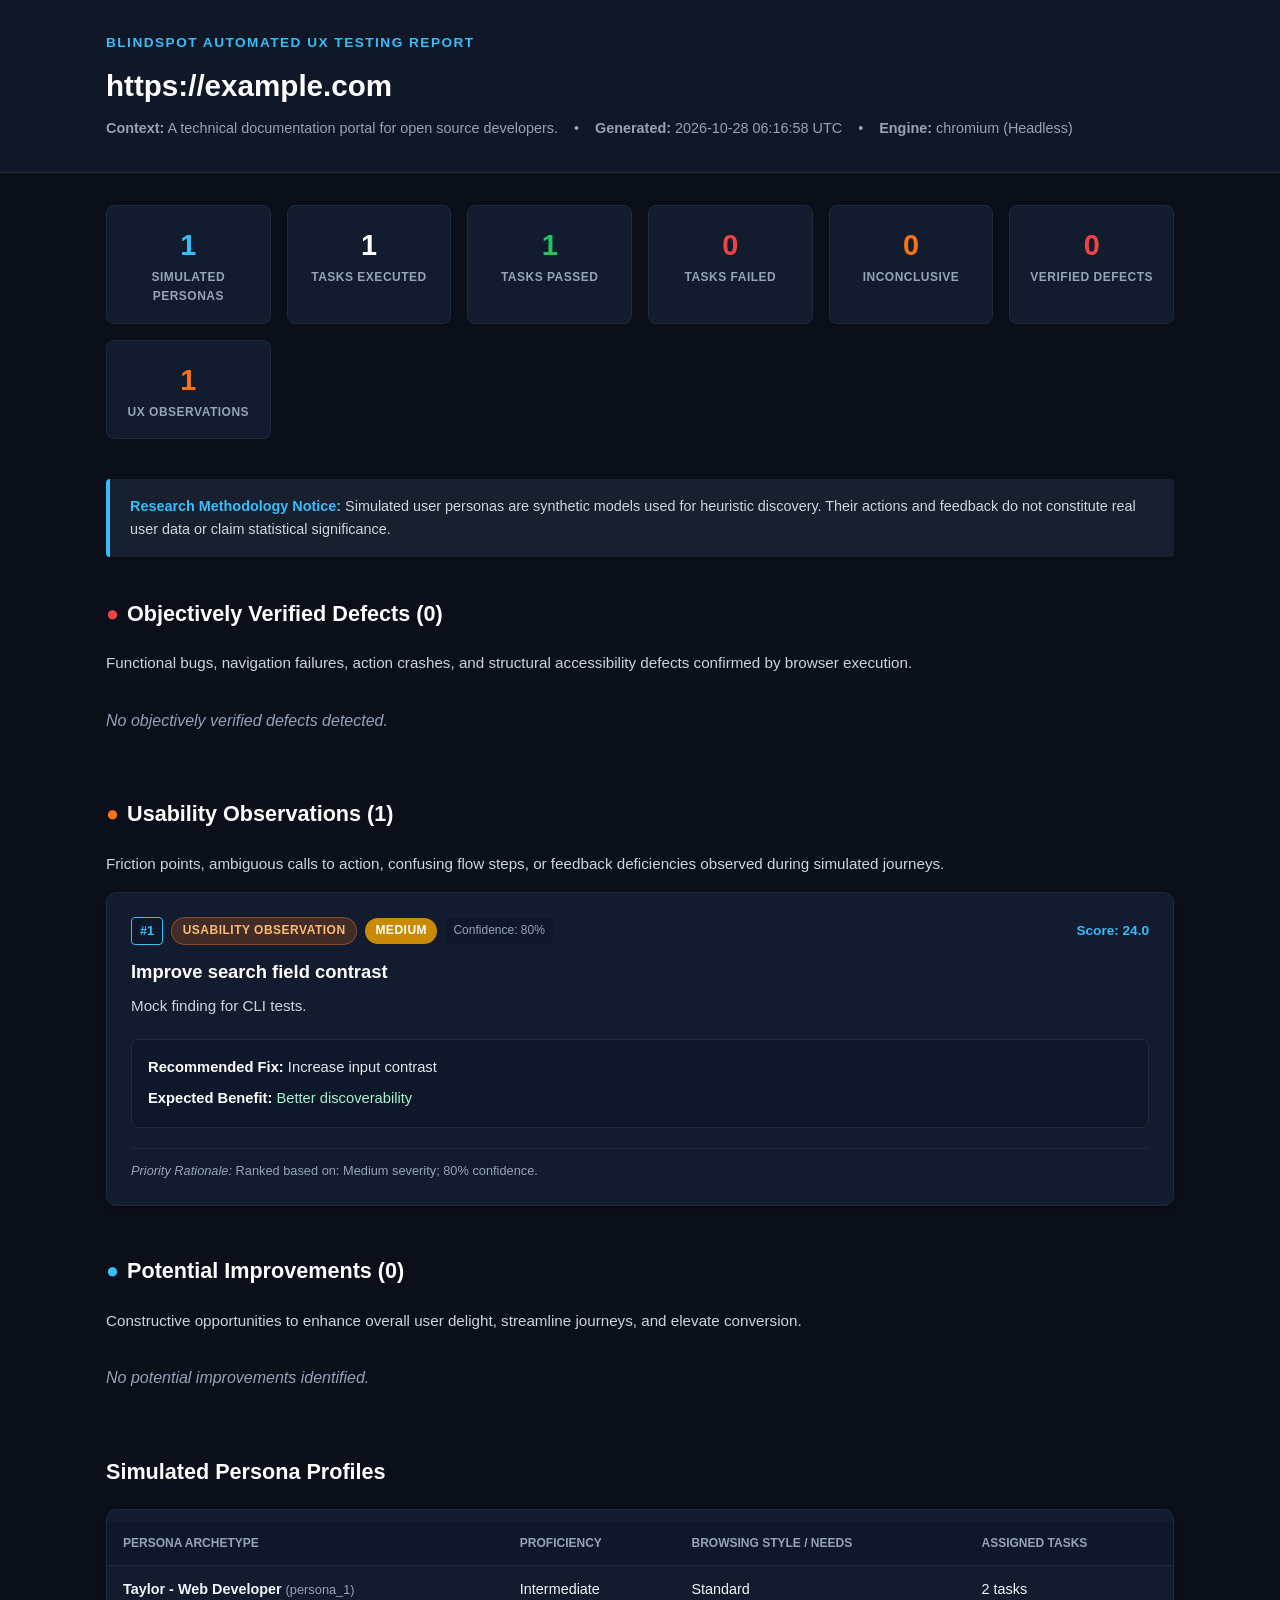
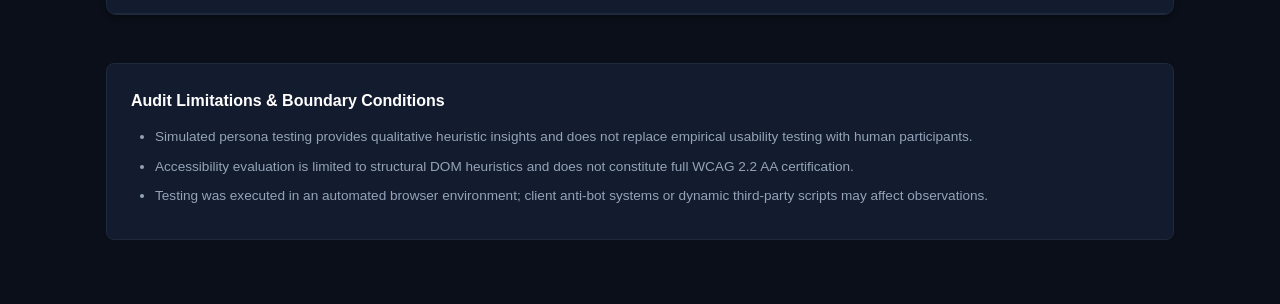
<file: blindspot_reports/run_example_com_20261028_114653/report.html>
<!DOCTYPE html>
<html lang="en">
<head>
  <meta charset="UTF-8" />
  <meta name="viewport" content="width=device-width, initial-scale=1.0" />
  <title>BlindSpot UX Report - https://example.com</title>
  <style>
    :root {
      --bg: #0b0f19;
      --card-bg: #131b2e;
      --card-border: #1e293b;
      --header-bg: #101827;
      --text-main: #f1f5f9;
      --text-muted: #94a3b8;
      --accent: #38bdf8;
      --accent-glow: rgba(56, 189, 248, 0.15);
      --red: #ef4444;
      --orange: #f97316;
      --yellow: #eab308;
      --green: #22c55e;
      --blue: #3b82f6;
      --slate: #64748b;
    }
    * { box-sizing: border-box; margin: 0; padding: 0; }
    body {
      font-family: -apple-system, BlinkMacSystemFont, "Segoe UI", Roboto, Helvetica, Arial, sans-serif;
      background-color: var(--bg);
      color: var(--text-main);
      line-height: 1.6;
      padding-bottom: 4rem;
    }
    header.site-header {
      background: var(--header-bg);
      border-bottom: 1px solid var(--card-border);
      padding: 2rem 1.5rem;
      margin-bottom: 2rem;
    }
    .container { max-width: 1100px; margin: 0 auto; padding: 0 1rem; }
    .header-content { display: flex; flex-direction: column; gap: 0.5rem; }
    .brand { font-size: 0.85rem; text-transform: uppercase; letter-spacing: 1.5px; color: var(--accent); font-weight: 700; }
    .title { font-size: 1.85rem; font-weight: 800; color: #fff; word-break: break-all; }
    .meta-line { display: flex; flex-wrap: wrap; gap: 1rem; font-size: 0.9rem; color: var(--text-muted); }

    /* KPI Stats Bar */
    .kpi-grid {
      display: grid;
      grid-template-columns: repeat(auto-fit, minmax(140px, 1fr));
      gap: 1rem;
      margin-bottom: 2.5rem;
    }
    .kpi-card {
      background: var(--card-bg);
      border: 1px solid var(--card-border);
      border-radius: 8px;
      padding: 1rem;
      text-align: center;
    }
    .kpi-val { font-size: 1.8rem; font-weight: 800; color: #fff; }
    .kpi-val.green { color: var(--green); }
    .kpi-val.red { color: var(--red); }
    .kpi-val.orange { color: var(--orange); }
    .kpi-val.accent { color: var(--accent); }
    .kpi-label { font-size: 0.75rem; text-transform: uppercase; color: var(--text-muted); font-weight: 600; letter-spacing: 0.5px; }

    /* Disclaimer Alert */
    .disclaimer-banner {
      background: rgba(30, 41, 59, 0.7);
      border-left: 4px solid var(--accent);
      padding: 1rem 1.25rem;
      border-radius: 4px;
      margin-bottom: 2.5rem;
      font-size: 0.9rem;
      color: #cbd5e1;
    }
    .disclaimer-banner strong { color: var(--accent); }

    /* Headings */
    h2.section-title {
      font-size: 1.35rem;
      font-weight: 700;
      margin-bottom: 1.25rem;
      color: #fff;
      display: flex;
      align-items: center;
      gap: 0.5rem;
    }
    .category-group { margin-bottom: 3rem; }

    /* Cards */
    .finding-card {
      background: var(--card-bg);
      border: 1px solid var(--card-border);
      border-radius: 10px;
      padding: 1.5rem;
      margin-bottom: 1.5rem;
      box-shadow: 0 4px 6px -1px rgba(0, 0, 0, 0.3);
      transition: border-color 0.2s ease;
    }
    .finding-card:hover { border-color: rgba(56, 189, 248, 0.4); }
    .card-header {
      display: flex;
      justify-content: space-between;
      align-items: center;
      flex-wrap: wrap;
      gap: 0.75rem;
      margin-bottom: 0.75rem;
    }
    .header-left { display: flex; align-items: center; gap: 0.5rem; flex-wrap: wrap; }
    .rank-badge {
      background: #0f172a;
      color: var(--accent);
      border: 1px solid var(--accent);
      padding: 0.15rem 0.5rem;
      border-radius: 4px;
      font-weight: 700;
      font-size: 0.8rem;
    }
    .badge {
      display: inline-block;
      padding: 0.2rem 0.65rem;
      border-radius: 9999px;
      font-size: 0.75rem;
      font-weight: 700;
      text-transform: uppercase;
      letter-spacing: 0.5px;
    }
    .badge-verified { background: rgba(239, 68, 68, 0.2); color: #fca5a5; border: 1px solid rgba(239, 68, 68, 0.4); }
    .badge-observation { background: rgba(249, 115, 22, 0.2); color: #fdba74; border: 1px solid rgba(249, 115, 22, 0.4); }
    .badge-improvement { background: rgba(56, 189, 248, 0.2); color: #7dd3fc; border: 1px solid rgba(56, 189, 248, 0.4); }

    .badge-critical { background: #dc2626; color: #fff; }
    .badge-high { background: #ea580c; color: #fff; }
    .badge-medium { background: #ca8a04; color: #fff; }
    .badge-low { background: #2563eb; color: #fff; }
    .badge-info { background: #475569; color: #fff; }

    .confidence-badge { font-size: 0.75rem; color: var(--text-muted); background: #0f172a; padding: 0.2rem 0.5rem; border-radius: 4px; }
    .priority-score { font-size: 0.85rem; font-weight: 700; color: var(--accent); }

    .card-title { font-size: 1.15rem; font-weight: 700; color: #fff; margin-bottom: 0.5rem; }
    .card-desc { color: #cbd5e1; font-size: 0.95rem; margin-bottom: 1rem; }

    /* Tags */
    .tags-container { display: flex; flex-wrap: wrap; gap: 0.5rem; margin-bottom: 1rem; }
    .tag { font-size: 0.75rem; padding: 0.15rem 0.5rem; border-radius: 4px; background: #0f172a; color: var(--text-muted); border: 1px solid var(--card-border); }
    .tag.persona-tag { border-color: rgba(168, 85, 247, 0.4); color: #d8b4fe; }
    .tag.task-tag { border-color: rgba(59, 130, 246, 0.4); color: #93c5fd; }
    .tag.url-tag { border-color: rgba(34, 197, 94, 0.4); color: #86efac; word-break: break-all; }

    .finding-section { margin: 1rem 0; }
    .section-subtitle { font-size: 0.85rem; text-transform: uppercase; color: var(--text-muted); letter-spacing: 0.5px; margin-bottom: 0.5rem; }
    .repro-list, .evidence-list { margin-left: 1.25rem; font-size: 0.9rem; color: #cbd5e1; }
    .repro-list li, .evidence-list li { margin-bottom: 0.35rem; }
    code { background: #0b0f19; padding: 0.15rem 0.4rem; border-radius: 4px; font-size: 0.85rem; color: #e2e8f0; font-family: ui-monospace, SFMono-Regular, Menlo, Monaco, Consolas, monospace; }

    /* Recommendations Box */
    .recommendation-box {
      background: #0f172a;
      border: 1px solid #1e293b;
      border-radius: 6px;
      padding: 1rem;
      margin: 1.25rem 0;
    }
    .rec-item { font-size: 0.92rem; color: #e2e8f0; margin-bottom: 0.5rem; }
    .rec-item.benefit { color: #a7f3d0; margin-bottom: 0; }
    .rec-item strong { color: #fff; }

    /* Screenshots Grid */
    .screenshots-grid { display: flex; flex-wrap: wrap; gap: 1rem; margin-top: 0.5rem; }
    .screenshot-box {
      width: 200px;
      border: 1px solid var(--card-border);
      border-radius: 6px;
      overflow: hidden;
      background: #0b0f19;
      display: flex;
      flex-direction: column;
    }
    .screenshot-box img { width: 100%; height: 120px; object-fit: cover; display: block; border-bottom: 1px solid var(--card-border); }
    .screenshot-box.missing { height: 120px; display: flex; align-items: center; justify-content: center; text-align: center; color: var(--text-muted); padding: 0.5rem; }
    .placeholder-icon { font-size: 1.5rem; margin-bottom: 0.25rem; }
    .screenshot-label { font-size: 0.7rem; color: var(--text-muted); padding: 0.25rem 0.5rem; word-break: break-all; }

    .card-footer { font-size: 0.8rem; color: var(--text-muted); border-top: 1px solid #1e293b; padding-top: 0.75rem; }
    .empty-state { color: var(--text-muted); font-style: italic; padding: 1rem 0; }

    /* Personas Table */
    table.data-table { width: 100%; border-collapse: collapse; margin-top: 0.75rem; font-size: 0.9rem; }
    table.data-table th, table.data-table td { padding: 0.75rem 1rem; text-align: left; border-bottom: 1px solid var(--card-border); }
    table.data-table th { background: #0f172a; color: var(--text-muted); text-transform: uppercase; font-size: 0.75rem; }
    table.data-table tr:hover td { background: rgba(255, 255, 255, 0.02); }
    .dim { color: var(--text-muted); font-size: 0.8rem; }

    /* Limitations Box */
    .limitations-box {
      background: var(--card-bg);
      border: 1px solid var(--card-border);
      border-radius: 8px;
      padding: 1.5rem;
      margin-top: 2rem;
    }
    .limitations-box ul { margin-left: 1.5rem; color: var(--text-muted); font-size: 0.85rem; }
    .limitations-box li { margin-bottom: 0.5rem; }
  </style>
</head>
<body>

  <header class="site-header">
    <div class="container header-content">
      <span class="brand">BlindSpot Automated UX Testing Report</span>
      <h1 class="title">https://example.com</h1>
      <div class="meta-line">
        <span><strong>Context:</strong> A technical documentation portal for open source developers.</span>
        <span>•</span>
        <span><strong>Generated:</strong> 2026-10-28 06:16:58 UTC</span>
        <span>•</span>
        <span><strong>Engine:</strong> chromium (Headless)</span>
      </div>
    </div>
  </header>

  <main class="container">

    <!-- KPI Summary Grid -->
    <section class="kpi-grid">
      <div class="kpi-card">
        <div class="kpi-val accent">1</div>
        <div class="kpi-label">Simulated Personas</div>
      </div>
      <div class="kpi-card">
        <div class="kpi-val">1</div>
        <div class="kpi-label">Tasks Executed</div>
      </div>
      <div class="kpi-card">
        <div class="kpi-val green">1</div>
        <div class="kpi-label">Tasks Passed</div>
      </div>
      <div class="kpi-card">
        <div class="kpi-val red">0</div>
        <div class="kpi-label">Tasks Failed</div>
      </div>
      <div class="kpi-card">
        <div class="kpi-val orange">0</div>
        <div class="kpi-label">Inconclusive</div>
      </div>
      <div class="kpi-card">
        <div class="kpi-val red">0</div>
        <div class="kpi-label">Verified Defects</div>
      </div>
      <div class="kpi-card">
        <div class="kpi-val orange">1</div>
        <div class="kpi-label">UX Observations</div>
      </div>
    </section>

    <!-- Methodology & Statistical Disclaimer -->
    <div class="disclaimer-banner">
      <strong>Research Methodology Notice:</strong> Simulated user personas are synthetic models used for heuristic discovery. Their actions and feedback do not constitute real user data or claim statistical significance.
    </div>

    <!-- Group 1: Objectively Verified Issues -->
    <section class="category-group" id="verified-issues">
      <h2 class="section-title">
        <span style="color: var(--red);">●</span> Objectively Verified Defects (0)
      </h2>
      <p class="card-desc">Functional bugs, navigation failures, action crashes, and structural accessibility defects confirmed by browser execution.</p>
      <p class='empty-state'>No objectively verified defects detected.</p>
    </section>

    <!-- Group 2: Usability Observations -->
    <section class="category-group" id="usability-observations">
      <h2 class="section-title">
        <span style="color: var(--orange);">●</span> Usability Observations (1)
      </h2>
      <p class="card-desc">Friction points, ambiguous calls to action, confusing flow steps, or feedback deficiencies observed during simulated journeys.</p>
      
    <article class="finding-card severity-medium" id="finding_1">
      <header class="card-header">
        <div class="header-left">
          <span class="rank-badge">#1</span>
          <span class="badge badge-observation">Usability Observation</span>
          <span class="badge badge-medium">Medium</span>
          <span class="confidence-badge" title="Confidence: 80%">Confidence: 80%</span>
        </div>
        <div class="priority-score">Score: 24.0</div>
      </header>

      <h3 class="card-title">Improve search field contrast</h3>
      <p class="card-desc">Mock finding for CLI tests.</p>

      
      
      
      

      <div class="recommendation-box">
        <div class="rec-item">
          <strong>Recommended Fix:</strong> Increase input contrast
        </div>
        <div class="rec-item benefit">
          <strong>Expected Benefit:</strong> Better discoverability
        </div>
      </div>

      <footer class="card-footer">
        <span class="reasoning-text"><em>Priority Rationale:</em> Ranked based on: Medium severity; 80% confidence.</span>
      </footer>
    </article>
    
    </section>

    <!-- Group 3: Potential Improvements -->
    <section class="category-group" id="potential-improvements">
      <h2 class="section-title">
        <span style="color: var(--accent);">●</span> Potential Improvements (0)
      </h2>
      <p class="card-desc">Constructive opportunities to enhance overall user delight, streamline journeys, and elevate conversion.</p>
      <p class='empty-state'>No potential improvements identified.</p>
    </section>

    <!-- Tested Personas Overview -->
    <section class="category-group" id="personas-overview">
      <h2 class="section-title">Simulated Persona Profiles</h2>
      <div class="finding-card" style="padding: 0; overflow-x: auto;">
        <table class="data-table">
          <thead>
            <tr>
              <th>Persona Archetype</th>
              <th>Proficiency</th>
              <th>Browsing Style / Needs</th>
              <th>Assigned Tasks</th>
            </tr>
          </thead>
          <tbody>
            
        <tr>
          <td><strong>Taylor - Web Developer</strong> <span class="dim">(persona_1)</span></td>
          <td>Intermediate</td>
          <td>Standard</td>
          <td>2 tasks</td>
        </tr>
        
          </tbody>
        </table>
      </div>
    </section>

    <!-- Limitations -->
    <section class="limitations-box">
      <h3 style="font-size: 1rem; color: #fff; margin-bottom: 0.75rem;">Audit Limitations & Boundary Conditions</h3>
      <ul>
        <li>Simulated persona testing provides qualitative heuristic insights and does not replace empirical usability testing with human participants.</li><li>Accessibility evaluation is limited to structural DOM heuristics and does not constitute full WCAG 2.2 AA certification.</li><li>Testing was executed in an automated browser environment; client anti-bot systems or dynamic third-party scripts may affect observations.</li>
      </ul>
    </section>

  </main>

</body>
</html>
</file>
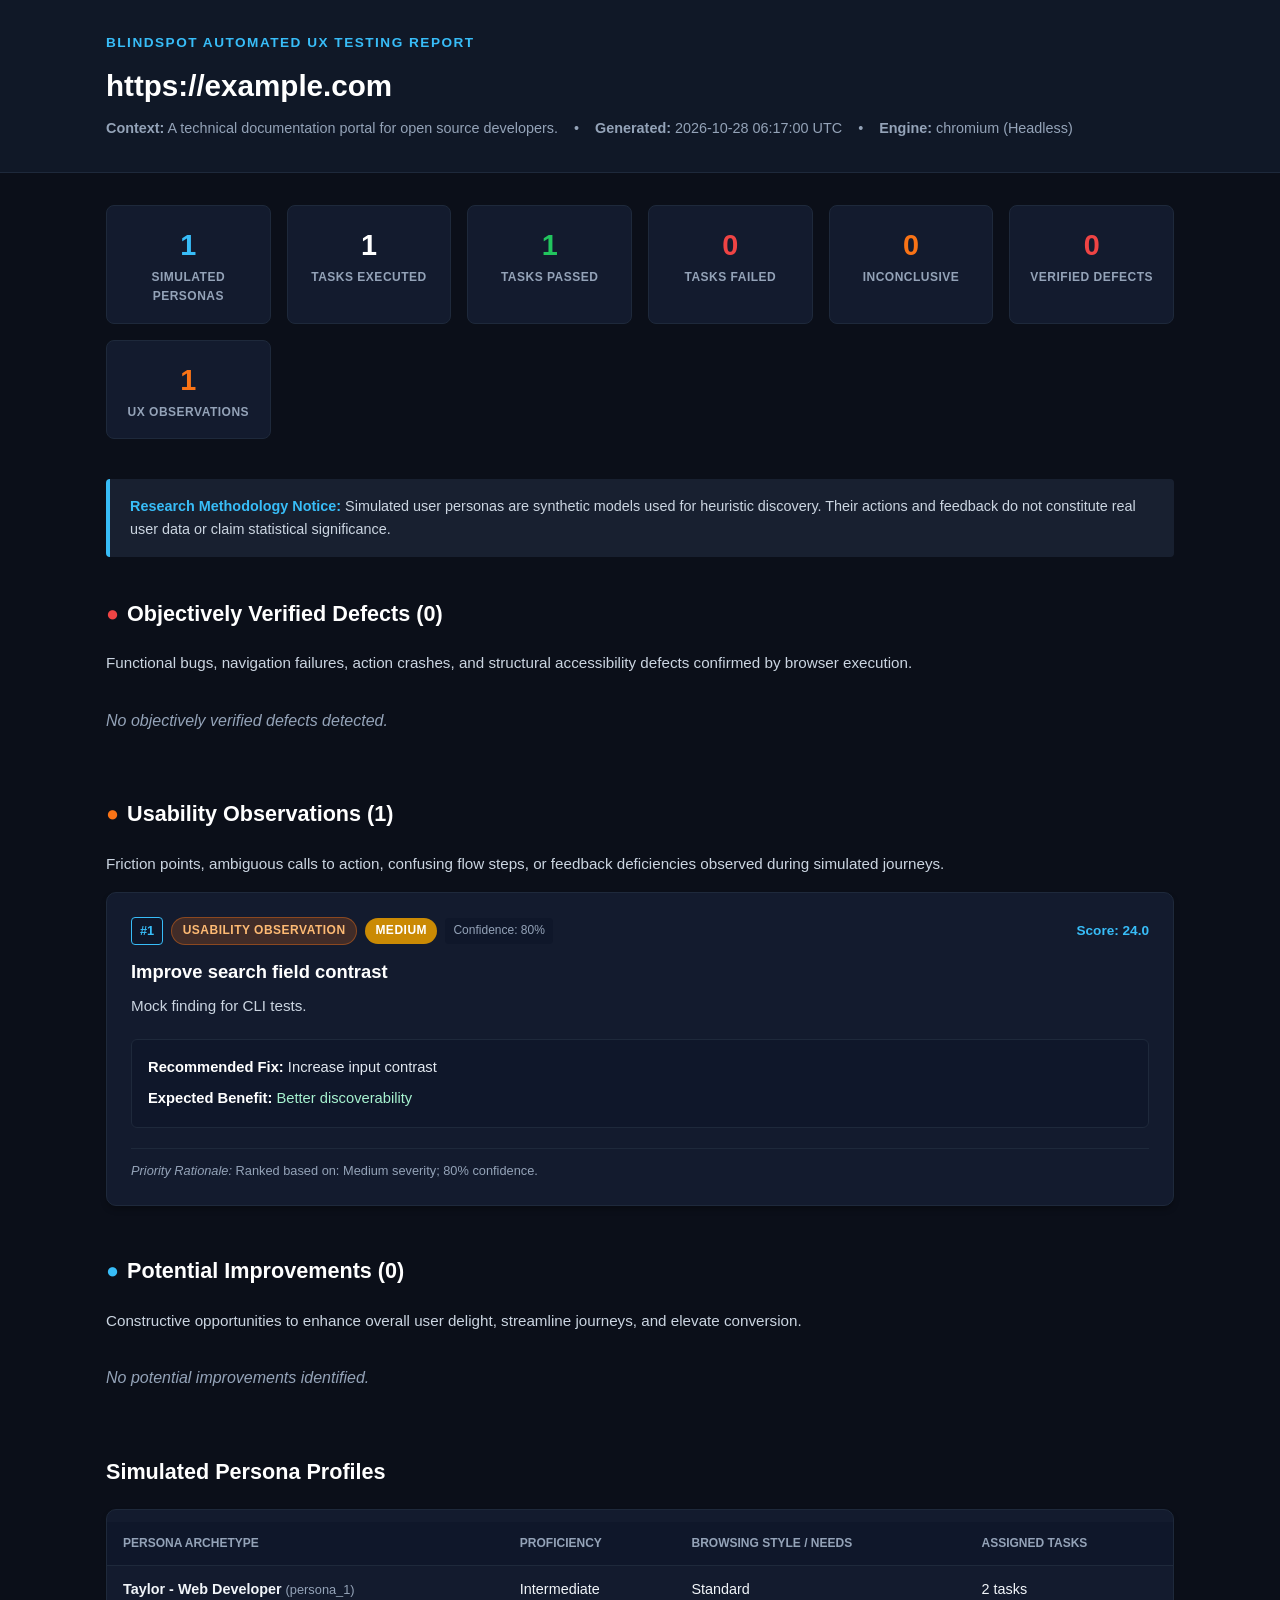
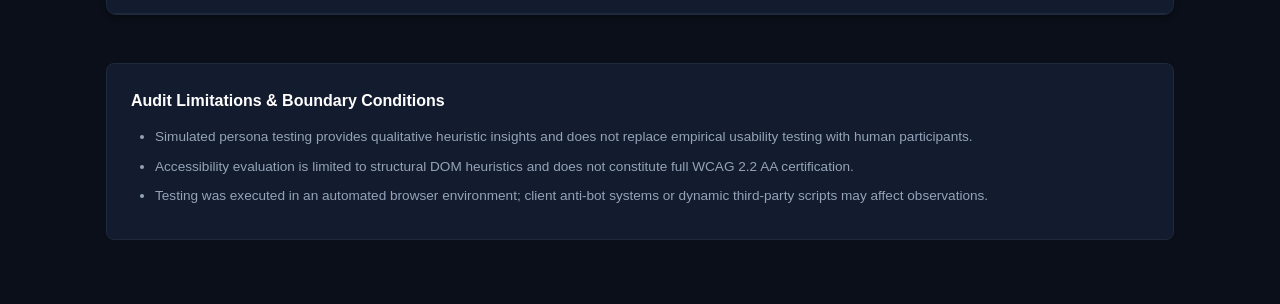
<file: blindspot_reports/run_example_com_20261028_114658/report.html>
<!DOCTYPE html>
<html lang="en">
<head>
  <meta charset="UTF-8" />
  <meta name="viewport" content="width=device-width, initial-scale=1.0" />
  <title>BlindSpot UX Report - https://example.com</title>
  <style>
    :root {
      --bg: #0b0f19;
      --card-bg: #131b2e;
      --card-border: #1e293b;
      --header-bg: #101827;
      --text-main: #f1f5f9;
      --text-muted: #94a3b8;
      --accent: #38bdf8;
      --accent-glow: rgba(56, 189, 248, 0.15);
      --red: #ef4444;
      --orange: #f97316;
      --yellow: #eab308;
      --green: #22c55e;
      --blue: #3b82f6;
      --slate: #64748b;
    }
    * { box-sizing: border-box; margin: 0; padding: 0; }
    body {
      font-family: -apple-system, BlinkMacSystemFont, "Segoe UI", Roboto, Helvetica, Arial, sans-serif;
      background-color: var(--bg);
      color: var(--text-main);
      line-height: 1.6;
      padding-bottom: 4rem;
    }
    header.site-header {
      background: var(--header-bg);
      border-bottom: 1px solid var(--card-border);
      padding: 2rem 1.5rem;
      margin-bottom: 2rem;
    }
    .container { max-width: 1100px; margin: 0 auto; padding: 0 1rem; }
    .header-content { display: flex; flex-direction: column; gap: 0.5rem; }
    .brand { font-size: 0.85rem; text-transform: uppercase; letter-spacing: 1.5px; color: var(--accent); font-weight: 700; }
    .title { font-size: 1.85rem; font-weight: 800; color: #fff; word-break: break-all; }
    .meta-line { display: flex; flex-wrap: wrap; gap: 1rem; font-size: 0.9rem; color: var(--text-muted); }

    /* KPI Stats Bar */
    .kpi-grid {
      display: grid;
      grid-template-columns: repeat(auto-fit, minmax(140px, 1fr));
      gap: 1rem;
      margin-bottom: 2.5rem;
    }
    .kpi-card {
      background: var(--card-bg);
      border: 1px solid var(--card-border);
      border-radius: 8px;
      padding: 1rem;
      text-align: center;
    }
    .kpi-val { font-size: 1.8rem; font-weight: 800; color: #fff; }
    .kpi-val.green { color: var(--green); }
    .kpi-val.red { color: var(--red); }
    .kpi-val.orange { color: var(--orange); }
    .kpi-val.accent { color: var(--accent); }
    .kpi-label { font-size: 0.75rem; text-transform: uppercase; color: var(--text-muted); font-weight: 600; letter-spacing: 0.5px; }

    /* Disclaimer Alert */
    .disclaimer-banner {
      background: rgba(30, 41, 59, 0.7);
      border-left: 4px solid var(--accent);
      padding: 1rem 1.25rem;
      border-radius: 4px;
      margin-bottom: 2.5rem;
      font-size: 0.9rem;
      color: #cbd5e1;
    }
    .disclaimer-banner strong { color: var(--accent); }

    /* Headings */
    h2.section-title {
      font-size: 1.35rem;
      font-weight: 700;
      margin-bottom: 1.25rem;
      color: #fff;
      display: flex;
      align-items: center;
      gap: 0.5rem;
    }
    .category-group { margin-bottom: 3rem; }

    /* Cards */
    .finding-card {
      background: var(--card-bg);
      border: 1px solid var(--card-border);
      border-radius: 10px;
      padding: 1.5rem;
      margin-bottom: 1.5rem;
      box-shadow: 0 4px 6px -1px rgba(0, 0, 0, 0.3);
      transition: border-color 0.2s ease;
    }
    .finding-card:hover { border-color: rgba(56, 189, 248, 0.4); }
    .card-header {
      display: flex;
      justify-content: space-between;
      align-items: center;
      flex-wrap: wrap;
      gap: 0.75rem;
      margin-bottom: 0.75rem;
    }
    .header-left { display: flex; align-items: center; gap: 0.5rem; flex-wrap: wrap; }
    .rank-badge {
      background: #0f172a;
      color: var(--accent);
      border: 1px solid var(--accent);
      padding: 0.15rem 0.5rem;
      border-radius: 4px;
      font-weight: 700;
      font-size: 0.8rem;
    }
    .badge {
      display: inline-block;
      padding: 0.2rem 0.65rem;
      border-radius: 9999px;
      font-size: 0.75rem;
      font-weight: 700;
      text-transform: uppercase;
      letter-spacing: 0.5px;
    }
    .badge-verified { background: rgba(239, 68, 68, 0.2); color: #fca5a5; border: 1px solid rgba(239, 68, 68, 0.4); }
    .badge-observation { background: rgba(249, 115, 22, 0.2); color: #fdba74; border: 1px solid rgba(249, 115, 22, 0.4); }
    .badge-improvement { background: rgba(56, 189, 248, 0.2); color: #7dd3fc; border: 1px solid rgba(56, 189, 248, 0.4); }

    .badge-critical { background: #dc2626; color: #fff; }
    .badge-high { background: #ea580c; color: #fff; }
    .badge-medium { background: #ca8a04; color: #fff; }
    .badge-low { background: #2563eb; color: #fff; }
    .badge-info { background: #475569; color: #fff; }

    .confidence-badge { font-size: 0.75rem; color: var(--text-muted); background: #0f172a; padding: 0.2rem 0.5rem; border-radius: 4px; }
    .priority-score { font-size: 0.85rem; font-weight: 700; color: var(--accent); }

    .card-title { font-size: 1.15rem; font-weight: 700; color: #fff; margin-bottom: 0.5rem; }
    .card-desc { color: #cbd5e1; font-size: 0.95rem; margin-bottom: 1rem; }

    /* Tags */
    .tags-container { display: flex; flex-wrap: wrap; gap: 0.5rem; margin-bottom: 1rem; }
    .tag { font-size: 0.75rem; padding: 0.15rem 0.5rem; border-radius: 4px; background: #0f172a; color: var(--text-muted); border: 1px solid var(--card-border); }
    .tag.persona-tag { border-color: rgba(168, 85, 247, 0.4); color: #d8b4fe; }
    .tag.task-tag { border-color: rgba(59, 130, 246, 0.4); color: #93c5fd; }
    .tag.url-tag { border-color: rgba(34, 197, 94, 0.4); color: #86efac; word-break: break-all; }

    .finding-section { margin: 1rem 0; }
    .section-subtitle { font-size: 0.85rem; text-transform: uppercase; color: var(--text-muted); letter-spacing: 0.5px; margin-bottom: 0.5rem; }
    .repro-list, .evidence-list { margin-left: 1.25rem; font-size: 0.9rem; color: #cbd5e1; }
    .repro-list li, .evidence-list li { margin-bottom: 0.35rem; }
    code { background: #0b0f19; padding: 0.15rem 0.4rem; border-radius: 4px; font-size: 0.85rem; color: #e2e8f0; font-family: ui-monospace, SFMono-Regular, Menlo, Monaco, Consolas, monospace; }

    /* Recommendations Box */
    .recommendation-box {
      background: #0f172a;
      border: 1px solid #1e293b;
      border-radius: 6px;
      padding: 1rem;
      margin: 1.25rem 0;
    }
    .rec-item { font-size: 0.92rem; color: #e2e8f0; margin-bottom: 0.5rem; }
    .rec-item.benefit { color: #a7f3d0; margin-bottom: 0; }
    .rec-item strong { color: #fff; }

    /* Screenshots Grid */
    .screenshots-grid { display: flex; flex-wrap: wrap; gap: 1rem; margin-top: 0.5rem; }
    .screenshot-box {
      width: 200px;
      border: 1px solid var(--card-border);
      border-radius: 6px;
      overflow: hidden;
      background: #0b0f19;
      display: flex;
      flex-direction: column;
    }
    .screenshot-box img { width: 100%; height: 120px; object-fit: cover; display: block; border-bottom: 1px solid var(--card-border); }
    .screenshot-box.missing { height: 120px; display: flex; align-items: center; justify-content: center; text-align: center; color: var(--text-muted); padding: 0.5rem; }
    .placeholder-icon { font-size: 1.5rem; margin-bottom: 0.25rem; }
    .screenshot-label { font-size: 0.7rem; color: var(--text-muted); padding: 0.25rem 0.5rem; word-break: break-all; }

    .card-footer { font-size: 0.8rem; color: var(--text-muted); border-top: 1px solid #1e293b; padding-top: 0.75rem; }
    .empty-state { color: var(--text-muted); font-style: italic; padding: 1rem 0; }

    /* Personas Table */
    table.data-table { width: 100%; border-collapse: collapse; margin-top: 0.75rem; font-size: 0.9rem; }
    table.data-table th, table.data-table td { padding: 0.75rem 1rem; text-align: left; border-bottom: 1px solid var(--card-border); }
    table.data-table th { background: #0f172a; color: var(--text-muted); text-transform: uppercase; font-size: 0.75rem; }
    table.data-table tr:hover td { background: rgba(255, 255, 255, 0.02); }
    .dim { color: var(--text-muted); font-size: 0.8rem; }

    /* Limitations Box */
    .limitations-box {
      background: var(--card-bg);
      border: 1px solid var(--card-border);
      border-radius: 8px;
      padding: 1.5rem;
      margin-top: 2rem;
    }
    .limitations-box ul { margin-left: 1.5rem; color: var(--text-muted); font-size: 0.85rem; }
    .limitations-box li { margin-bottom: 0.5rem; }
  </style>
</head>
<body>

  <header class="site-header">
    <div class="container header-content">
      <span class="brand">BlindSpot Automated UX Testing Report</span>
      <h1 class="title">https://example.com</h1>
      <div class="meta-line">
        <span><strong>Context:</strong> A technical documentation portal for open source developers.</span>
        <span>•</span>
        <span><strong>Generated:</strong> 2026-10-28 06:17:00 UTC</span>
        <span>•</span>
        <span><strong>Engine:</strong> chromium (Headless)</span>
      </div>
    </div>
  </header>

  <main class="container">

    <!-- KPI Summary Grid -->
    <section class="kpi-grid">
      <div class="kpi-card">
        <div class="kpi-val accent">1</div>
        <div class="kpi-label">Simulated Personas</div>
      </div>
      <div class="kpi-card">
        <div class="kpi-val">1</div>
        <div class="kpi-label">Tasks Executed</div>
      </div>
      <div class="kpi-card">
        <div class="kpi-val green">1</div>
        <div class="kpi-label">Tasks Passed</div>
      </div>
      <div class="kpi-card">
        <div class="kpi-val red">0</div>
        <div class="kpi-label">Tasks Failed</div>
      </div>
      <div class="kpi-card">
        <div class="kpi-val orange">0</div>
        <div class="kpi-label">Inconclusive</div>
      </div>
      <div class="kpi-card">
        <div class="kpi-val red">0</div>
        <div class="kpi-label">Verified Defects</div>
      </div>
      <div class="kpi-card">
        <div class="kpi-val orange">1</div>
        <div class="kpi-label">UX Observations</div>
      </div>
    </section>

    <!-- Methodology & Statistical Disclaimer -->
    <div class="disclaimer-banner">
      <strong>Research Methodology Notice:</strong> Simulated user personas are synthetic models used for heuristic discovery. Their actions and feedback do not constitute real user data or claim statistical significance.
    </div>

    <!-- Group 1: Objectively Verified Issues -->
    <section class="category-group" id="verified-issues">
      <h2 class="section-title">
        <span style="color: var(--red);">●</span> Objectively Verified Defects (0)
      </h2>
      <p class="card-desc">Functional bugs, navigation failures, action crashes, and structural accessibility defects confirmed by browser execution.</p>
      <p class='empty-state'>No objectively verified defects detected.</p>
    </section>

    <!-- Group 2: Usability Observations -->
    <section class="category-group" id="usability-observations">
      <h2 class="section-title">
        <span style="color: var(--orange);">●</span> Usability Observations (1)
      </h2>
      <p class="card-desc">Friction points, ambiguous calls to action, confusing flow steps, or feedback deficiencies observed during simulated journeys.</p>
      
    <article class="finding-card severity-medium" id="finding_1">
      <header class="card-header">
        <div class="header-left">
          <span class="rank-badge">#1</span>
          <span class="badge badge-observation">Usability Observation</span>
          <span class="badge badge-medium">Medium</span>
          <span class="confidence-badge" title="Confidence: 80%">Confidence: 80%</span>
        </div>
        <div class="priority-score">Score: 24.0</div>
      </header>

      <h3 class="card-title">Improve search field contrast</h3>
      <p class="card-desc">Mock finding for CLI tests.</p>

      
      
      
      

      <div class="recommendation-box">
        <div class="rec-item">
          <strong>Recommended Fix:</strong> Increase input contrast
        </div>
        <div class="rec-item benefit">
          <strong>Expected Benefit:</strong> Better discoverability
        </div>
      </div>

      <footer class="card-footer">
        <span class="reasoning-text"><em>Priority Rationale:</em> Ranked based on: Medium severity; 80% confidence.</span>
      </footer>
    </article>
    
    </section>

    <!-- Group 3: Potential Improvements -->
    <section class="category-group" id="potential-improvements">
      <h2 class="section-title">
        <span style="color: var(--accent);">●</span> Potential Improvements (0)
      </h2>
      <p class="card-desc">Constructive opportunities to enhance overall user delight, streamline journeys, and elevate conversion.</p>
      <p class='empty-state'>No potential improvements identified.</p>
    </section>

    <!-- Tested Personas Overview -->
    <section class="category-group" id="personas-overview">
      <h2 class="section-title">Simulated Persona Profiles</h2>
      <div class="finding-card" style="padding: 0; overflow-x: auto;">
        <table class="data-table">
          <thead>
            <tr>
              <th>Persona Archetype</th>
              <th>Proficiency</th>
              <th>Browsing Style / Needs</th>
              <th>Assigned Tasks</th>
            </tr>
          </thead>
          <tbody>
            
        <tr>
          <td><strong>Taylor - Web Developer</strong> <span class="dim">(persona_1)</span></td>
          <td>Intermediate</td>
          <td>Standard</td>
          <td>2 tasks</td>
        </tr>
        
          </tbody>
        </table>
      </div>
    </section>

    <!-- Limitations -->
    <section class="limitations-box">
      <h3 style="font-size: 1rem; color: #fff; margin-bottom: 0.75rem;">Audit Limitations & Boundary Conditions</h3>
      <ul>
        <li>Simulated persona testing provides qualitative heuristic insights and does not replace empirical usability testing with human participants.</li><li>Accessibility evaluation is limited to structural DOM heuristics and does not constitute full WCAG 2.2 AA certification.</li><li>Testing was executed in an automated browser environment; client anti-bot systems or dynamic third-party scripts may affect observations.</li>
      </ul>
    </section>

  </main>

</body>
</html>
</file>
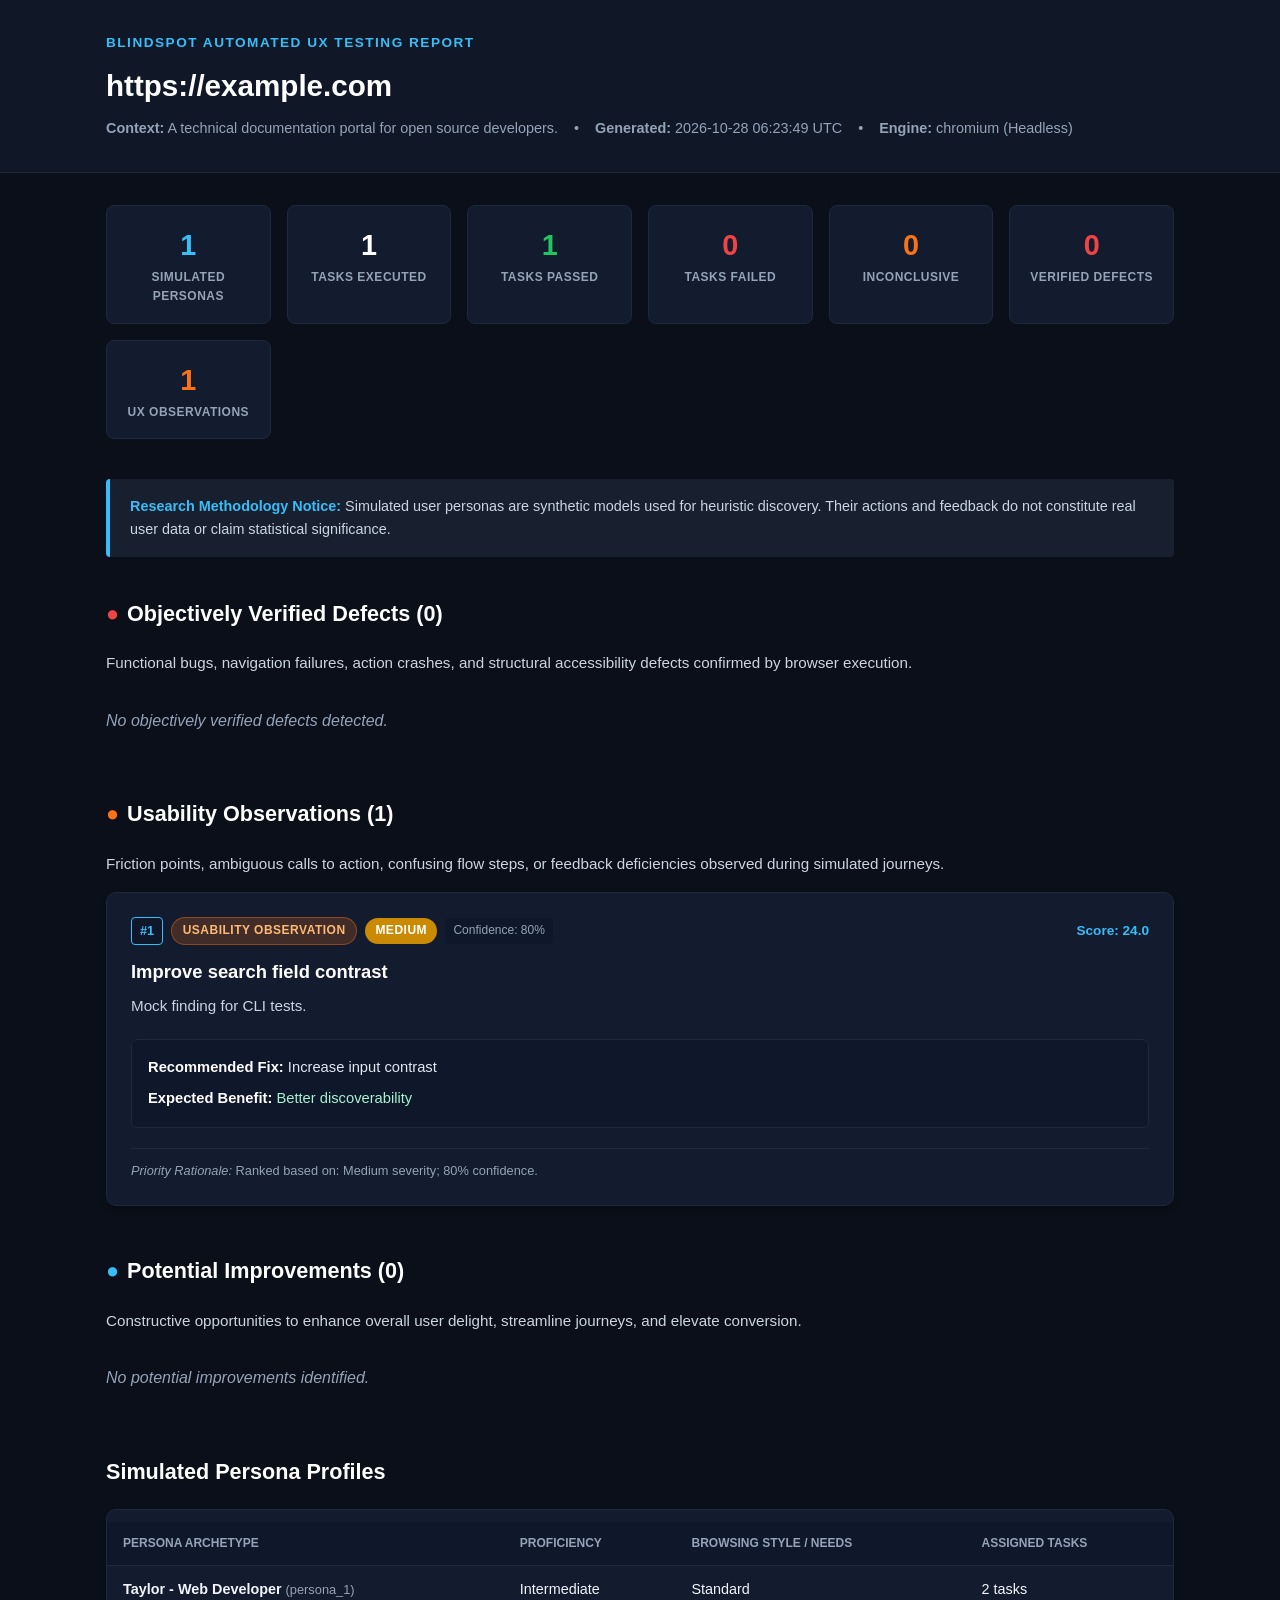
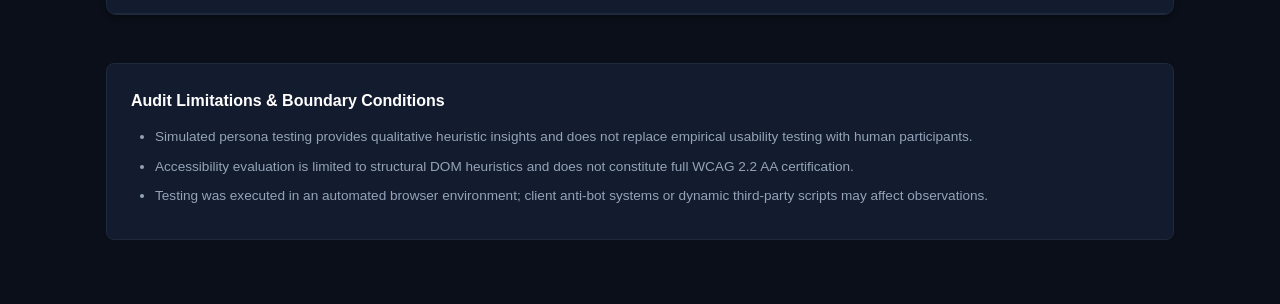
<file: blindspot_reports/run_example_com_20261028_115345/report.html>
<!DOCTYPE html>
<html lang="en">
<head>
  <meta charset="UTF-8" />
  <meta name="viewport" content="width=device-width, initial-scale=1.0" />
  <title>BlindSpot UX Report - https://example.com</title>
  <style>
    :root {
      --bg: #0b0f19;
      --card-bg: #131b2e;
      --card-border: #1e293b;
      --header-bg: #101827;
      --text-main: #f1f5f9;
      --text-muted: #94a3b8;
      --accent: #38bdf8;
      --accent-glow: rgba(56, 189, 248, 0.15);
      --red: #ef4444;
      --orange: #f97316;
      --yellow: #eab308;
      --green: #22c55e;
      --blue: #3b82f6;
      --slate: #64748b;
    }
    * { box-sizing: border-box; margin: 0; padding: 0; }
    body {
      font-family: -apple-system, BlinkMacSystemFont, "Segoe UI", Roboto, Helvetica, Arial, sans-serif;
      background-color: var(--bg);
      color: var(--text-main);
      line-height: 1.6;
      padding-bottom: 4rem;
    }
    header.site-header {
      background: var(--header-bg);
      border-bottom: 1px solid var(--card-border);
      padding: 2rem 1.5rem;
      margin-bottom: 2rem;
    }
    .container { max-width: 1100px; margin: 0 auto; padding: 0 1rem; }
    .header-content { display: flex; flex-direction: column; gap: 0.5rem; }
    .brand { font-size: 0.85rem; text-transform: uppercase; letter-spacing: 1.5px; color: var(--accent); font-weight: 700; }
    .title { font-size: 1.85rem; font-weight: 800; color: #fff; word-break: break-all; }
    .meta-line { display: flex; flex-wrap: wrap; gap: 1rem; font-size: 0.9rem; color: var(--text-muted); }

    /* KPI Stats Bar */
    .kpi-grid {
      display: grid;
      grid-template-columns: repeat(auto-fit, minmax(140px, 1fr));
      gap: 1rem;
      margin-bottom: 2.5rem;
    }
    .kpi-card {
      background: var(--card-bg);
      border: 1px solid var(--card-border);
      border-radius: 8px;
      padding: 1rem;
      text-align: center;
    }
    .kpi-val { font-size: 1.8rem; font-weight: 800; color: #fff; }
    .kpi-val.green { color: var(--green); }
    .kpi-val.red { color: var(--red); }
    .kpi-val.orange { color: var(--orange); }
    .kpi-val.accent { color: var(--accent); }
    .kpi-label { font-size: 0.75rem; text-transform: uppercase; color: var(--text-muted); font-weight: 600; letter-spacing: 0.5px; }

    /* Disclaimer Alert */
    .disclaimer-banner {
      background: rgba(30, 41, 59, 0.7);
      border-left: 4px solid var(--accent);
      padding: 1rem 1.25rem;
      border-radius: 4px;
      margin-bottom: 2.5rem;
      font-size: 0.9rem;
      color: #cbd5e1;
    }
    .disclaimer-banner strong { color: var(--accent); }

    /* Headings */
    h2.section-title {
      font-size: 1.35rem;
      font-weight: 700;
      margin-bottom: 1.25rem;
      color: #fff;
      display: flex;
      align-items: center;
      gap: 0.5rem;
    }
    .category-group { margin-bottom: 3rem; }

    /* Cards */
    .finding-card {
      background: var(--card-bg);
      border: 1px solid var(--card-border);
      border-radius: 10px;
      padding: 1.5rem;
      margin-bottom: 1.5rem;
      box-shadow: 0 4px 6px -1px rgba(0, 0, 0, 0.3);
      transition: border-color 0.2s ease;
    }
    .finding-card:hover { border-color: rgba(56, 189, 248, 0.4); }
    .card-header {
      display: flex;
      justify-content: space-between;
      align-items: center;
      flex-wrap: wrap;
      gap: 0.75rem;
      margin-bottom: 0.75rem;
    }
    .header-left { display: flex; align-items: center; gap: 0.5rem; flex-wrap: wrap; }
    .rank-badge {
      background: #0f172a;
      color: var(--accent);
      border: 1px solid var(--accent);
      padding: 0.15rem 0.5rem;
      border-radius: 4px;
      font-weight: 700;
      font-size: 0.8rem;
    }
    .badge {
      display: inline-block;
      padding: 0.2rem 0.65rem;
      border-radius: 9999px;
      font-size: 0.75rem;
      font-weight: 700;
      text-transform: uppercase;
      letter-spacing: 0.5px;
    }
    .badge-verified { background: rgba(239, 68, 68, 0.2); color: #fca5a5; border: 1px solid rgba(239, 68, 68, 0.4); }
    .badge-observation { background: rgba(249, 115, 22, 0.2); color: #fdba74; border: 1px solid rgba(249, 115, 22, 0.4); }
    .badge-improvement { background: rgba(56, 189, 248, 0.2); color: #7dd3fc; border: 1px solid rgba(56, 189, 248, 0.4); }

    .badge-critical { background: #dc2626; color: #fff; }
    .badge-high { background: #ea580c; color: #fff; }
    .badge-medium { background: #ca8a04; color: #fff; }
    .badge-low { background: #2563eb; color: #fff; }
    .badge-info { background: #475569; color: #fff; }

    .confidence-badge { font-size: 0.75rem; color: var(--text-muted); background: #0f172a; padding: 0.2rem 0.5rem; border-radius: 4px; }
    .priority-score { font-size: 0.85rem; font-weight: 700; color: var(--accent); }

    .card-title { font-size: 1.15rem; font-weight: 700; color: #fff; margin-bottom: 0.5rem; }
    .card-desc { color: #cbd5e1; font-size: 0.95rem; margin-bottom: 1rem; }

    /* Tags */
    .tags-container { display: flex; flex-wrap: wrap; gap: 0.5rem; margin-bottom: 1rem; }
    .tag { font-size: 0.75rem; padding: 0.15rem 0.5rem; border-radius: 4px; background: #0f172a; color: var(--text-muted); border: 1px solid var(--card-border); }
    .tag.persona-tag { border-color: rgba(168, 85, 247, 0.4); color: #d8b4fe; }
    .tag.task-tag { border-color: rgba(59, 130, 246, 0.4); color: #93c5fd; }
    .tag.url-tag { border-color: rgba(34, 197, 94, 0.4); color: #86efac; word-break: break-all; }

    .finding-section { margin: 1rem 0; }
    .section-subtitle { font-size: 0.85rem; text-transform: uppercase; color: var(--text-muted); letter-spacing: 0.5px; margin-bottom: 0.5rem; }
    .repro-list, .evidence-list { margin-left: 1.25rem; font-size: 0.9rem; color: #cbd5e1; }
    .repro-list li, .evidence-list li { margin-bottom: 0.35rem; }
    code { background: #0b0f19; padding: 0.15rem 0.4rem; border-radius: 4px; font-size: 0.85rem; color: #e2e8f0; font-family: ui-monospace, SFMono-Regular, Menlo, Monaco, Consolas, monospace; }

    /* Recommendations Box */
    .recommendation-box {
      background: #0f172a;
      border: 1px solid #1e293b;
      border-radius: 6px;
      padding: 1rem;
      margin: 1.25rem 0;
    }
    .rec-item { font-size: 0.92rem; color: #e2e8f0; margin-bottom: 0.5rem; }
    .rec-item.benefit { color: #a7f3d0; margin-bottom: 0; }
    .rec-item strong { color: #fff; }

    /* Screenshots Grid */
    .screenshots-grid { display: flex; flex-wrap: wrap; gap: 1rem; margin-top: 0.5rem; }
    .screenshot-box {
      width: 200px;
      border: 1px solid var(--card-border);
      border-radius: 6px;
      overflow: hidden;
      background: #0b0f19;
      display: flex;
      flex-direction: column;
    }
    .screenshot-box img { width: 100%; height: 120px; object-fit: cover; display: block; border-bottom: 1px solid var(--card-border); }
    .screenshot-box.missing { height: 120px; display: flex; align-items: center; justify-content: center; text-align: center; color: var(--text-muted); padding: 0.5rem; }
    .placeholder-icon { font-size: 1.5rem; margin-bottom: 0.25rem; }
    .screenshot-label { font-size: 0.7rem; color: var(--text-muted); padding: 0.25rem 0.5rem; word-break: break-all; }

    .card-footer { font-size: 0.8rem; color: var(--text-muted); border-top: 1px solid #1e293b; padding-top: 0.75rem; }
    .empty-state { color: var(--text-muted); font-style: italic; padding: 1rem 0; }

    /* Personas Table */
    table.data-table { width: 100%; border-collapse: collapse; margin-top: 0.75rem; font-size: 0.9rem; }
    table.data-table th, table.data-table td { padding: 0.75rem 1rem; text-align: left; border-bottom: 1px solid var(--card-border); }
    table.data-table th { background: #0f172a; color: var(--text-muted); text-transform: uppercase; font-size: 0.75rem; }
    table.data-table tr:hover td { background: rgba(255, 255, 255, 0.02); }
    .dim { color: var(--text-muted); font-size: 0.8rem; }

    /* Limitations Box */
    .limitations-box {
      background: var(--card-bg);
      border: 1px solid var(--card-border);
      border-radius: 8px;
      padding: 1.5rem;
      margin-top: 2rem;
    }
    .limitations-box ul { margin-left: 1.5rem; color: var(--text-muted); font-size: 0.85rem; }
    .limitations-box li { margin-bottom: 0.5rem; }
  </style>
</head>
<body>

  <header class="site-header">
    <div class="container header-content">
      <span class="brand">BlindSpot Automated UX Testing Report</span>
      <h1 class="title">https://example.com</h1>
      <div class="meta-line">
        <span><strong>Context:</strong> A technical documentation portal for open source developers.</span>
        <span>•</span>
        <span><strong>Generated:</strong> 2026-10-28 06:23:49 UTC</span>
        <span>•</span>
        <span><strong>Engine:</strong> chromium (Headless)</span>
      </div>
    </div>
  </header>

  <main class="container">

    <!-- KPI Summary Grid -->
    <section class="kpi-grid">
      <div class="kpi-card">
        <div class="kpi-val accent">1</div>
        <div class="kpi-label">Simulated Personas</div>
      </div>
      <div class="kpi-card">
        <div class="kpi-val">1</div>
        <div class="kpi-label">Tasks Executed</div>
      </div>
      <div class="kpi-card">
        <div class="kpi-val green">1</div>
        <div class="kpi-label">Tasks Passed</div>
      </div>
      <div class="kpi-card">
        <div class="kpi-val red">0</div>
        <div class="kpi-label">Tasks Failed</div>
      </div>
      <div class="kpi-card">
        <div class="kpi-val orange">0</div>
        <div class="kpi-label">Inconclusive</div>
      </div>
      <div class="kpi-card">
        <div class="kpi-val red">0</div>
        <div class="kpi-label">Verified Defects</div>
      </div>
      <div class="kpi-card">
        <div class="kpi-val orange">1</div>
        <div class="kpi-label">UX Observations</div>
      </div>
    </section>

    <!-- Methodology & Statistical Disclaimer -->
    <div class="disclaimer-banner">
      <strong>Research Methodology Notice:</strong> Simulated user personas are synthetic models used for heuristic discovery. Their actions and feedback do not constitute real user data or claim statistical significance.
    </div>

    <!-- Group 1: Objectively Verified Issues -->
    <section class="category-group" id="verified-issues">
      <h2 class="section-title">
        <span style="color: var(--red);">●</span> Objectively Verified Defects (0)
      </h2>
      <p class="card-desc">Functional bugs, navigation failures, action crashes, and structural accessibility defects confirmed by browser execution.</p>
      <p class='empty-state'>No objectively verified defects detected.</p>
    </section>

    <!-- Group 2: Usability Observations -->
    <section class="category-group" id="usability-observations">
      <h2 class="section-title">
        <span style="color: var(--orange);">●</span> Usability Observations (1)
      </h2>
      <p class="card-desc">Friction points, ambiguous calls to action, confusing flow steps, or feedback deficiencies observed during simulated journeys.</p>
      
    <article class="finding-card severity-medium" id="finding_1">
      <header class="card-header">
        <div class="header-left">
          <span class="rank-badge">#1</span>
          <span class="badge badge-observation">Usability Observation</span>
          <span class="badge badge-medium">Medium</span>
          <span class="confidence-badge" title="Confidence: 80%">Confidence: 80%</span>
        </div>
        <div class="priority-score">Score: 24.0</div>
      </header>

      <h3 class="card-title">Improve search field contrast</h3>
      <p class="card-desc">Mock finding for CLI tests.</p>

      
      
      
      

      <div class="recommendation-box">
        <div class="rec-item">
          <strong>Recommended Fix:</strong> Increase input contrast
        </div>
        <div class="rec-item benefit">
          <strong>Expected Benefit:</strong> Better discoverability
        </div>
      </div>

      <footer class="card-footer">
        <span class="reasoning-text"><em>Priority Rationale:</em> Ranked based on: Medium severity; 80% confidence.</span>
      </footer>
    </article>
    
    </section>

    <!-- Group 3: Potential Improvements -->
    <section class="category-group" id="potential-improvements">
      <h2 class="section-title">
        <span style="color: var(--accent);">●</span> Potential Improvements (0)
      </h2>
      <p class="card-desc">Constructive opportunities to enhance overall user delight, streamline journeys, and elevate conversion.</p>
      <p class='empty-state'>No potential improvements identified.</p>
    </section>

    <!-- Tested Personas Overview -->
    <section class="category-group" id="personas-overview">
      <h2 class="section-title">Simulated Persona Profiles</h2>
      <div class="finding-card" style="padding: 0; overflow-x: auto;">
        <table class="data-table">
          <thead>
            <tr>
              <th>Persona Archetype</th>
              <th>Proficiency</th>
              <th>Browsing Style / Needs</th>
              <th>Assigned Tasks</th>
            </tr>
          </thead>
          <tbody>
            
        <tr>
          <td><strong>Taylor - Web Developer</strong> <span class="dim">(persona_1)</span></td>
          <td>Intermediate</td>
          <td>Standard</td>
          <td>2 tasks</td>
        </tr>
        
          </tbody>
        </table>
      </div>
    </section>

    <!-- Limitations -->
    <section class="limitations-box">
      <h3 style="font-size: 1rem; color: #fff; margin-bottom: 0.75rem;">Audit Limitations & Boundary Conditions</h3>
      <ul>
        <li>Simulated persona testing provides qualitative heuristic insights and does not replace empirical usability testing with human participants.</li><li>Accessibility evaluation is limited to structural DOM heuristics and does not constitute full WCAG 2.2 AA certification.</li><li>Testing was executed in an automated browser environment; client anti-bot systems or dynamic third-party scripts may affect observations.</li>
      </ul>
    </section>

  </main>

</body>
</html>
</file>
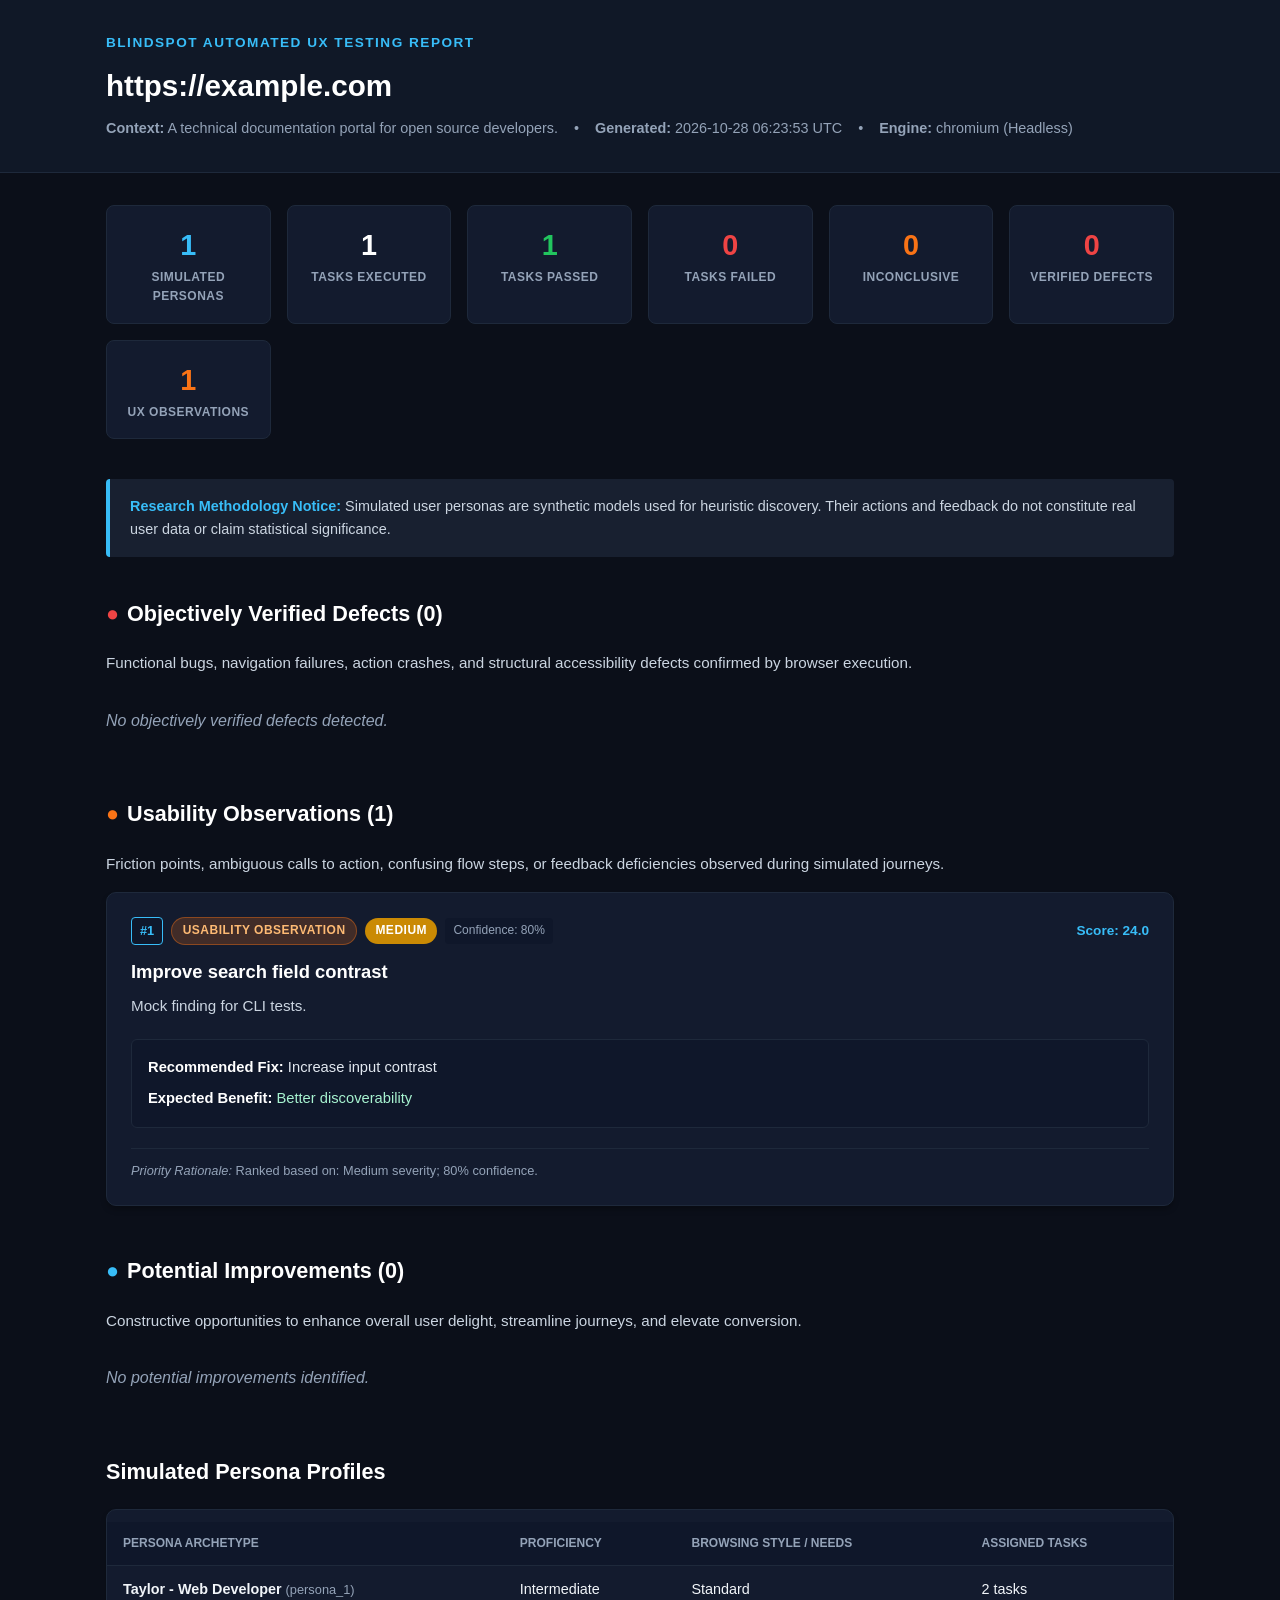
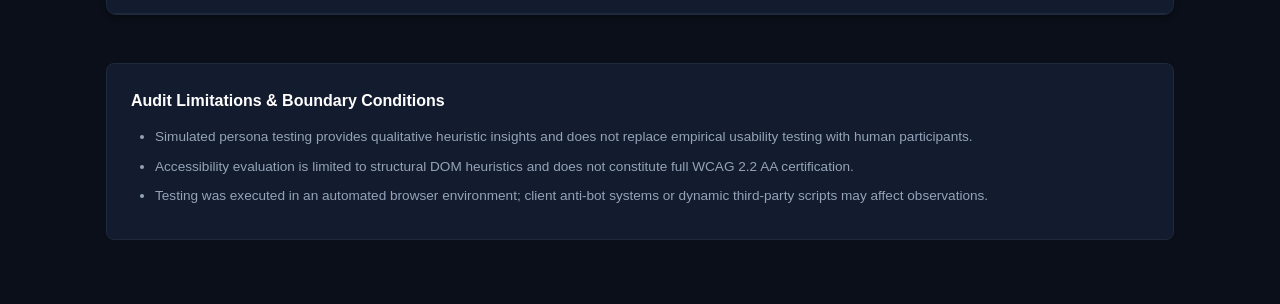
<file: blindspot_reports/run_example_com_20261028_115349/report.html>
<!DOCTYPE html>
<html lang="en">
<head>
  <meta charset="UTF-8" />
  <meta name="viewport" content="width=device-width, initial-scale=1.0" />
  <title>BlindSpot UX Report - https://example.com</title>
  <style>
    :root {
      --bg: #0b0f19;
      --card-bg: #131b2e;
      --card-border: #1e293b;
      --header-bg: #101827;
      --text-main: #f1f5f9;
      --text-muted: #94a3b8;
      --accent: #38bdf8;
      --accent-glow: rgba(56, 189, 248, 0.15);
      --red: #ef4444;
      --orange: #f97316;
      --yellow: #eab308;
      --green: #22c55e;
      --blue: #3b82f6;
      --slate: #64748b;
    }
    * { box-sizing: border-box; margin: 0; padding: 0; }
    body {
      font-family: -apple-system, BlinkMacSystemFont, "Segoe UI", Roboto, Helvetica, Arial, sans-serif;
      background-color: var(--bg);
      color: var(--text-main);
      line-height: 1.6;
      padding-bottom: 4rem;
    }
    header.site-header {
      background: var(--header-bg);
      border-bottom: 1px solid var(--card-border);
      padding: 2rem 1.5rem;
      margin-bottom: 2rem;
    }
    .container { max-width: 1100px; margin: 0 auto; padding: 0 1rem; }
    .header-content { display: flex; flex-direction: column; gap: 0.5rem; }
    .brand { font-size: 0.85rem; text-transform: uppercase; letter-spacing: 1.5px; color: var(--accent); font-weight: 700; }
    .title { font-size: 1.85rem; font-weight: 800; color: #fff; word-break: break-all; }
    .meta-line { display: flex; flex-wrap: wrap; gap: 1rem; font-size: 0.9rem; color: var(--text-muted); }

    /* KPI Stats Bar */
    .kpi-grid {
      display: grid;
      grid-template-columns: repeat(auto-fit, minmax(140px, 1fr));
      gap: 1rem;
      margin-bottom: 2.5rem;
    }
    .kpi-card {
      background: var(--card-bg);
      border: 1px solid var(--card-border);
      border-radius: 8px;
      padding: 1rem;
      text-align: center;
    }
    .kpi-val { font-size: 1.8rem; font-weight: 800; color: #fff; }
    .kpi-val.green { color: var(--green); }
    .kpi-val.red { color: var(--red); }
    .kpi-val.orange { color: var(--orange); }
    .kpi-val.accent { color: var(--accent); }
    .kpi-label { font-size: 0.75rem; text-transform: uppercase; color: var(--text-muted); font-weight: 600; letter-spacing: 0.5px; }

    /* Disclaimer Alert */
    .disclaimer-banner {
      background: rgba(30, 41, 59, 0.7);
      border-left: 4px solid var(--accent);
      padding: 1rem 1.25rem;
      border-radius: 4px;
      margin-bottom: 2.5rem;
      font-size: 0.9rem;
      color: #cbd5e1;
    }
    .disclaimer-banner strong { color: var(--accent); }

    /* Headings */
    h2.section-title {
      font-size: 1.35rem;
      font-weight: 700;
      margin-bottom: 1.25rem;
      color: #fff;
      display: flex;
      align-items: center;
      gap: 0.5rem;
    }
    .category-group { margin-bottom: 3rem; }

    /* Cards */
    .finding-card {
      background: var(--card-bg);
      border: 1px solid var(--card-border);
      border-radius: 10px;
      padding: 1.5rem;
      margin-bottom: 1.5rem;
      box-shadow: 0 4px 6px -1px rgba(0, 0, 0, 0.3);
      transition: border-color 0.2s ease;
    }
    .finding-card:hover { border-color: rgba(56, 189, 248, 0.4); }
    .card-header {
      display: flex;
      justify-content: space-between;
      align-items: center;
      flex-wrap: wrap;
      gap: 0.75rem;
      margin-bottom: 0.75rem;
    }
    .header-left { display: flex; align-items: center; gap: 0.5rem; flex-wrap: wrap; }
    .rank-badge {
      background: #0f172a;
      color: var(--accent);
      border: 1px solid var(--accent);
      padding: 0.15rem 0.5rem;
      border-radius: 4px;
      font-weight: 700;
      font-size: 0.8rem;
    }
    .badge {
      display: inline-block;
      padding: 0.2rem 0.65rem;
      border-radius: 9999px;
      font-size: 0.75rem;
      font-weight: 700;
      text-transform: uppercase;
      letter-spacing: 0.5px;
    }
    .badge-verified { background: rgba(239, 68, 68, 0.2); color: #fca5a5; border: 1px solid rgba(239, 68, 68, 0.4); }
    .badge-observation { background: rgba(249, 115, 22, 0.2); color: #fdba74; border: 1px solid rgba(249, 115, 22, 0.4); }
    .badge-improvement { background: rgba(56, 189, 248, 0.2); color: #7dd3fc; border: 1px solid rgba(56, 189, 248, 0.4); }

    .badge-critical { background: #dc2626; color: #fff; }
    .badge-high { background: #ea580c; color: #fff; }
    .badge-medium { background: #ca8a04; color: #fff; }
    .badge-low { background: #2563eb; color: #fff; }
    .badge-info { background: #475569; color: #fff; }

    .confidence-badge { font-size: 0.75rem; color: var(--text-muted); background: #0f172a; padding: 0.2rem 0.5rem; border-radius: 4px; }
    .priority-score { font-size: 0.85rem; font-weight: 700; color: var(--accent); }

    .card-title { font-size: 1.15rem; font-weight: 700; color: #fff; margin-bottom: 0.5rem; }
    .card-desc { color: #cbd5e1; font-size: 0.95rem; margin-bottom: 1rem; }

    /* Tags */
    .tags-container { display: flex; flex-wrap: wrap; gap: 0.5rem; margin-bottom: 1rem; }
    .tag { font-size: 0.75rem; padding: 0.15rem 0.5rem; border-radius: 4px; background: #0f172a; color: var(--text-muted); border: 1px solid var(--card-border); }
    .tag.persona-tag { border-color: rgba(168, 85, 247, 0.4); color: #d8b4fe; }
    .tag.task-tag { border-color: rgba(59, 130, 246, 0.4); color: #93c5fd; }
    .tag.url-tag { border-color: rgba(34, 197, 94, 0.4); color: #86efac; word-break: break-all; }

    .finding-section { margin: 1rem 0; }
    .section-subtitle { font-size: 0.85rem; text-transform: uppercase; color: var(--text-muted); letter-spacing: 0.5px; margin-bottom: 0.5rem; }
    .repro-list, .evidence-list { margin-left: 1.25rem; font-size: 0.9rem; color: #cbd5e1; }
    .repro-list li, .evidence-list li { margin-bottom: 0.35rem; }
    code { background: #0b0f19; padding: 0.15rem 0.4rem; border-radius: 4px; font-size: 0.85rem; color: #e2e8f0; font-family: ui-monospace, SFMono-Regular, Menlo, Monaco, Consolas, monospace; }

    /* Recommendations Box */
    .recommendation-box {
      background: #0f172a;
      border: 1px solid #1e293b;
      border-radius: 6px;
      padding: 1rem;
      margin: 1.25rem 0;
    }
    .rec-item { font-size: 0.92rem; color: #e2e8f0; margin-bottom: 0.5rem; }
    .rec-item.benefit { color: #a7f3d0; margin-bottom: 0; }
    .rec-item strong { color: #fff; }

    /* Screenshots Grid */
    .screenshots-grid { display: flex; flex-wrap: wrap; gap: 1rem; margin-top: 0.5rem; }
    .screenshot-box {
      width: 200px;
      border: 1px solid var(--card-border);
      border-radius: 6px;
      overflow: hidden;
      background: #0b0f19;
      display: flex;
      flex-direction: column;
    }
    .screenshot-box img { width: 100%; height: 120px; object-fit: cover; display: block; border-bottom: 1px solid var(--card-border); }
    .screenshot-box.missing { height: 120px; display: flex; align-items: center; justify-content: center; text-align: center; color: var(--text-muted); padding: 0.5rem; }
    .placeholder-icon { font-size: 1.5rem; margin-bottom: 0.25rem; }
    .screenshot-label { font-size: 0.7rem; color: var(--text-muted); padding: 0.25rem 0.5rem; word-break: break-all; }

    .card-footer { font-size: 0.8rem; color: var(--text-muted); border-top: 1px solid #1e293b; padding-top: 0.75rem; }
    .empty-state { color: var(--text-muted); font-style: italic; padding: 1rem 0; }

    /* Personas Table */
    table.data-table { width: 100%; border-collapse: collapse; margin-top: 0.75rem; font-size: 0.9rem; }
    table.data-table th, table.data-table td { padding: 0.75rem 1rem; text-align: left; border-bottom: 1px solid var(--card-border); }
    table.data-table th { background: #0f172a; color: var(--text-muted); text-transform: uppercase; font-size: 0.75rem; }
    table.data-table tr:hover td { background: rgba(255, 255, 255, 0.02); }
    .dim { color: var(--text-muted); font-size: 0.8rem; }

    /* Limitations Box */
    .limitations-box {
      background: var(--card-bg);
      border: 1px solid var(--card-border);
      border-radius: 8px;
      padding: 1.5rem;
      margin-top: 2rem;
    }
    .limitations-box ul { margin-left: 1.5rem; color: var(--text-muted); font-size: 0.85rem; }
    .limitations-box li { margin-bottom: 0.5rem; }
  </style>
</head>
<body>

  <header class="site-header">
    <div class="container header-content">
      <span class="brand">BlindSpot Automated UX Testing Report</span>
      <h1 class="title">https://example.com</h1>
      <div class="meta-line">
        <span><strong>Context:</strong> A technical documentation portal for open source developers.</span>
        <span>•</span>
        <span><strong>Generated:</strong> 2026-10-28 06:23:53 UTC</span>
        <span>•</span>
        <span><strong>Engine:</strong> chromium (Headless)</span>
      </div>
    </div>
  </header>

  <main class="container">

    <!-- KPI Summary Grid -->
    <section class="kpi-grid">
      <div class="kpi-card">
        <div class="kpi-val accent">1</div>
        <div class="kpi-label">Simulated Personas</div>
      </div>
      <div class="kpi-card">
        <div class="kpi-val">1</div>
        <div class="kpi-label">Tasks Executed</div>
      </div>
      <div class="kpi-card">
        <div class="kpi-val green">1</div>
        <div class="kpi-label">Tasks Passed</div>
      </div>
      <div class="kpi-card">
        <div class="kpi-val red">0</div>
        <div class="kpi-label">Tasks Failed</div>
      </div>
      <div class="kpi-card">
        <div class="kpi-val orange">0</div>
        <div class="kpi-label">Inconclusive</div>
      </div>
      <div class="kpi-card">
        <div class="kpi-val red">0</div>
        <div class="kpi-label">Verified Defects</div>
      </div>
      <div class="kpi-card">
        <div class="kpi-val orange">1</div>
        <div class="kpi-label">UX Observations</div>
      </div>
    </section>

    <!-- Methodology & Statistical Disclaimer -->
    <div class="disclaimer-banner">
      <strong>Research Methodology Notice:</strong> Simulated user personas are synthetic models used for heuristic discovery. Their actions and feedback do not constitute real user data or claim statistical significance.
    </div>

    <!-- Group 1: Objectively Verified Issues -->
    <section class="category-group" id="verified-issues">
      <h2 class="section-title">
        <span style="color: var(--red);">●</span> Objectively Verified Defects (0)
      </h2>
      <p class="card-desc">Functional bugs, navigation failures, action crashes, and structural accessibility defects confirmed by browser execution.</p>
      <p class='empty-state'>No objectively verified defects detected.</p>
    </section>

    <!-- Group 2: Usability Observations -->
    <section class="category-group" id="usability-observations">
      <h2 class="section-title">
        <span style="color: var(--orange);">●</span> Usability Observations (1)
      </h2>
      <p class="card-desc">Friction points, ambiguous calls to action, confusing flow steps, or feedback deficiencies observed during simulated journeys.</p>
      
    <article class="finding-card severity-medium" id="finding_1">
      <header class="card-header">
        <div class="header-left">
          <span class="rank-badge">#1</span>
          <span class="badge badge-observation">Usability Observation</span>
          <span class="badge badge-medium">Medium</span>
          <span class="confidence-badge" title="Confidence: 80%">Confidence: 80%</span>
        </div>
        <div class="priority-score">Score: 24.0</div>
      </header>

      <h3 class="card-title">Improve search field contrast</h3>
      <p class="card-desc">Mock finding for CLI tests.</p>

      
      
      
      

      <div class="recommendation-box">
        <div class="rec-item">
          <strong>Recommended Fix:</strong> Increase input contrast
        </div>
        <div class="rec-item benefit">
          <strong>Expected Benefit:</strong> Better discoverability
        </div>
      </div>

      <footer class="card-footer">
        <span class="reasoning-text"><em>Priority Rationale:</em> Ranked based on: Medium severity; 80% confidence.</span>
      </footer>
    </article>
    
    </section>

    <!-- Group 3: Potential Improvements -->
    <section class="category-group" id="potential-improvements">
      <h2 class="section-title">
        <span style="color: var(--accent);">●</span> Potential Improvements (0)
      </h2>
      <p class="card-desc">Constructive opportunities to enhance overall user delight, streamline journeys, and elevate conversion.</p>
      <p class='empty-state'>No potential improvements identified.</p>
    </section>

    <!-- Tested Personas Overview -->
    <section class="category-group" id="personas-overview">
      <h2 class="section-title">Simulated Persona Profiles</h2>
      <div class="finding-card" style="padding: 0; overflow-x: auto;">
        <table class="data-table">
          <thead>
            <tr>
              <th>Persona Archetype</th>
              <th>Proficiency</th>
              <th>Browsing Style / Needs</th>
              <th>Assigned Tasks</th>
            </tr>
          </thead>
          <tbody>
            
        <tr>
          <td><strong>Taylor - Web Developer</strong> <span class="dim">(persona_1)</span></td>
          <td>Intermediate</td>
          <td>Standard</td>
          <td>2 tasks</td>
        </tr>
        
          </tbody>
        </table>
      </div>
    </section>

    <!-- Limitations -->
    <section class="limitations-box">
      <h3 style="font-size: 1rem; color: #fff; margin-bottom: 0.75rem;">Audit Limitations & Boundary Conditions</h3>
      <ul>
        <li>Simulated persona testing provides qualitative heuristic insights and does not replace empirical usability testing with human participants.</li><li>Accessibility evaluation is limited to structural DOM heuristics and does not constitute full WCAG 2.2 AA certification.</li><li>Testing was executed in an automated browser environment; client anti-bot systems or dynamic third-party scripts may affect observations.</li>
      </ul>
    </section>

  </main>

</body>
</html>
</file>
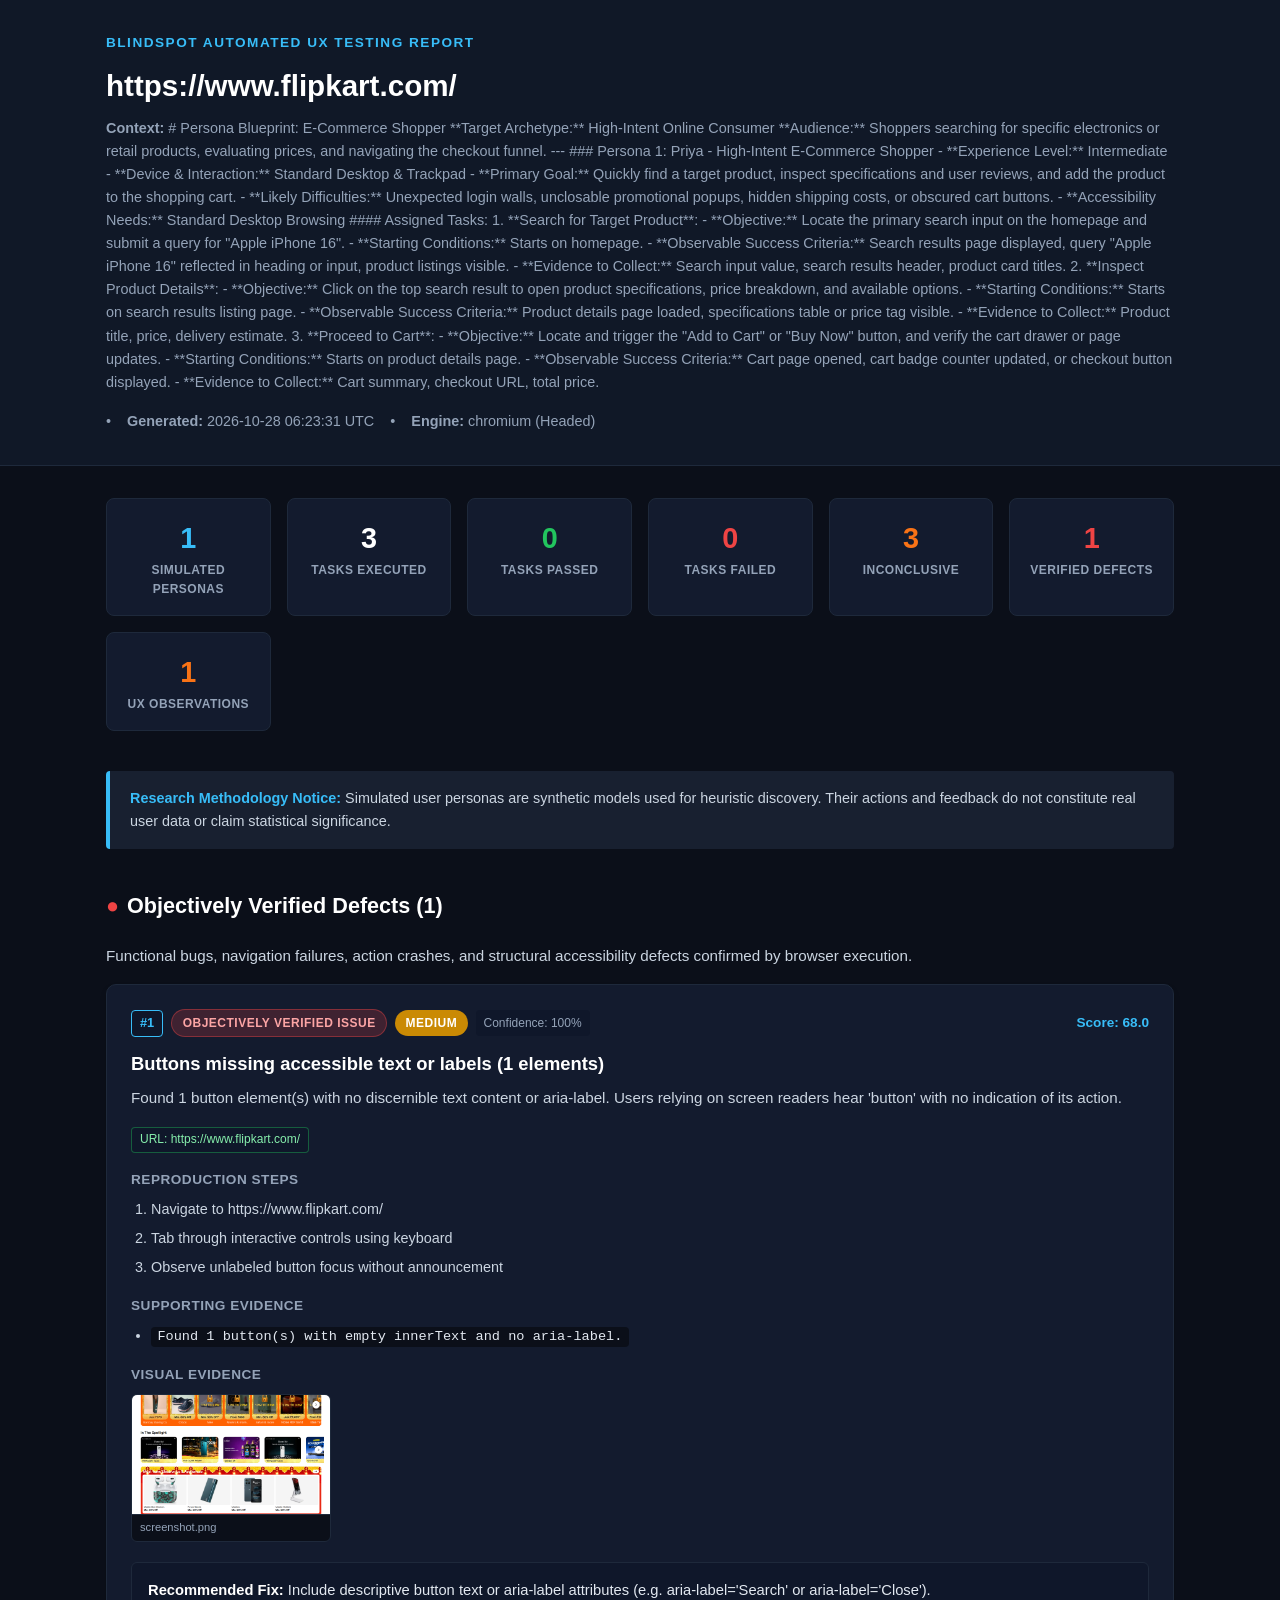
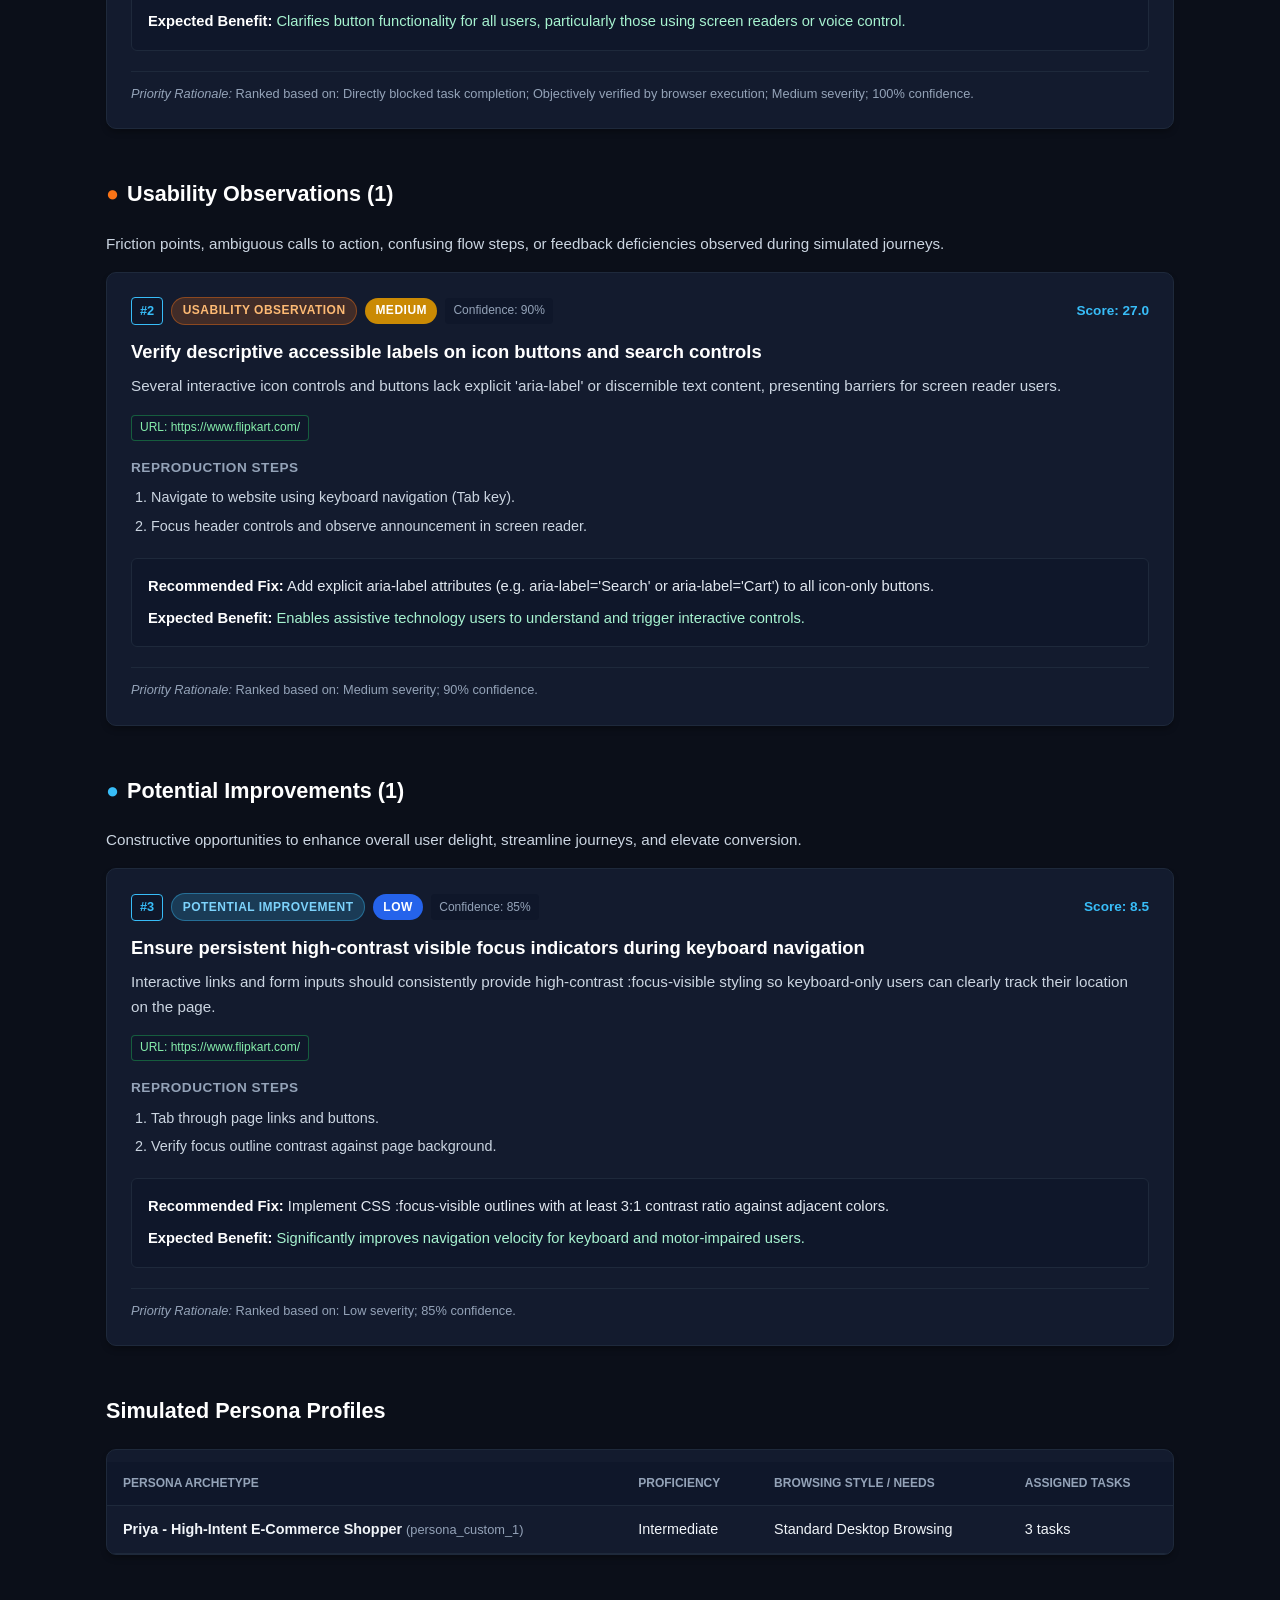
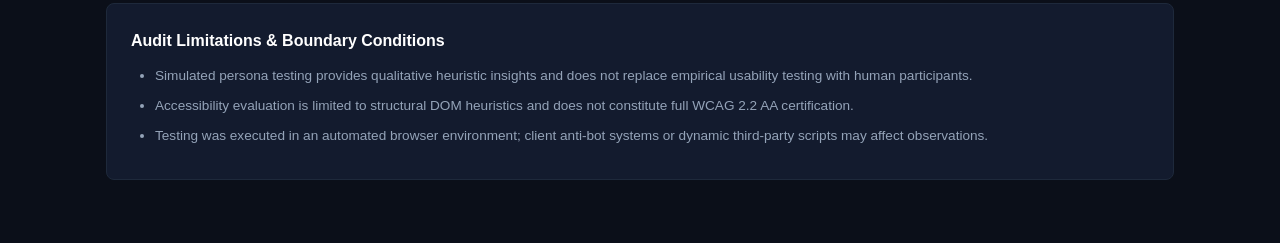
<file: blindspot_reports/run_www_flipkart_com_20261028_115157/report.html>
<!DOCTYPE html>
<html lang="en">
<head>
  <meta charset="UTF-8" />
  <meta name="viewport" content="width=device-width, initial-scale=1.0" />
  <title>BlindSpot UX Report - https://www.flipkart.com/</title>
  <style>
    :root {
      --bg: #0b0f19;
      --card-bg: #131b2e;
      --card-border: #1e293b;
      --header-bg: #101827;
      --text-main: #f1f5f9;
      --text-muted: #94a3b8;
      --accent: #38bdf8;
      --accent-glow: rgba(56, 189, 248, 0.15);
      --red: #ef4444;
      --orange: #f97316;
      --yellow: #eab308;
      --green: #22c55e;
      --blue: #3b82f6;
      --slate: #64748b;
    }
    * { box-sizing: border-box; margin: 0; padding: 0; }
    body {
      font-family: -apple-system, BlinkMacSystemFont, "Segoe UI", Roboto, Helvetica, Arial, sans-serif;
      background-color: var(--bg);
      color: var(--text-main);
      line-height: 1.6;
      padding-bottom: 4rem;
    }
    header.site-header {
      background: var(--header-bg);
      border-bottom: 1px solid var(--card-border);
      padding: 2rem 1.5rem;
      margin-bottom: 2rem;
    }
    .container { max-width: 1100px; margin: 0 auto; padding: 0 1rem; }
    .header-content { display: flex; flex-direction: column; gap: 0.5rem; }
    .brand { font-size: 0.85rem; text-transform: uppercase; letter-spacing: 1.5px; color: var(--accent); font-weight: 700; }
    .title { font-size: 1.85rem; font-weight: 800; color: #fff; word-break: break-all; }
    .meta-line { display: flex; flex-wrap: wrap; gap: 1rem; font-size: 0.9rem; color: var(--text-muted); }

    /* KPI Stats Bar */
    .kpi-grid {
      display: grid;
      grid-template-columns: repeat(auto-fit, minmax(140px, 1fr));
      gap: 1rem;
      margin-bottom: 2.5rem;
    }
    .kpi-card {
      background: var(--card-bg);
      border: 1px solid var(--card-border);
      border-radius: 8px;
      padding: 1rem;
      text-align: center;
    }
    .kpi-val { font-size: 1.8rem; font-weight: 800; color: #fff; }
    .kpi-val.green { color: var(--green); }
    .kpi-val.red { color: var(--red); }
    .kpi-val.orange { color: var(--orange); }
    .kpi-val.accent { color: var(--accent); }
    .kpi-label { font-size: 0.75rem; text-transform: uppercase; color: var(--text-muted); font-weight: 600; letter-spacing: 0.5px; }

    /* Disclaimer Alert */
    .disclaimer-banner {
      background: rgba(30, 41, 59, 0.7);
      border-left: 4px solid var(--accent);
      padding: 1rem 1.25rem;
      border-radius: 4px;
      margin-bottom: 2.5rem;
      font-size: 0.9rem;
      color: #cbd5e1;
    }
    .disclaimer-banner strong { color: var(--accent); }

    /* Headings */
    h2.section-title {
      font-size: 1.35rem;
      font-weight: 700;
      margin-bottom: 1.25rem;
      color: #fff;
      display: flex;
      align-items: center;
      gap: 0.5rem;
    }
    .category-group { margin-bottom: 3rem; }

    /* Cards */
    .finding-card {
      background: var(--card-bg);
      border: 1px solid var(--card-border);
      border-radius: 10px;
      padding: 1.5rem;
      margin-bottom: 1.5rem;
      box-shadow: 0 4px 6px -1px rgba(0, 0, 0, 0.3);
      transition: border-color 0.2s ease;
    }
    .finding-card:hover { border-color: rgba(56, 189, 248, 0.4); }
    .card-header {
      display: flex;
      justify-content: space-between;
      align-items: center;
      flex-wrap: wrap;
      gap: 0.75rem;
      margin-bottom: 0.75rem;
    }
    .header-left { display: flex; align-items: center; gap: 0.5rem; flex-wrap: wrap; }
    .rank-badge {
      background: #0f172a;
      color: var(--accent);
      border: 1px solid var(--accent);
      padding: 0.15rem 0.5rem;
      border-radius: 4px;
      font-weight: 700;
      font-size: 0.8rem;
    }
    .badge {
      display: inline-block;
      padding: 0.2rem 0.65rem;
      border-radius: 9999px;
      font-size: 0.75rem;
      font-weight: 700;
      text-transform: uppercase;
      letter-spacing: 0.5px;
    }
    .badge-verified { background: rgba(239, 68, 68, 0.2); color: #fca5a5; border: 1px solid rgba(239, 68, 68, 0.4); }
    .badge-observation { background: rgba(249, 115, 22, 0.2); color: #fdba74; border: 1px solid rgba(249, 115, 22, 0.4); }
    .badge-improvement { background: rgba(56, 189, 248, 0.2); color: #7dd3fc; border: 1px solid rgba(56, 189, 248, 0.4); }

    .badge-critical { background: #dc2626; color: #fff; }
    .badge-high { background: #ea580c; color: #fff; }
    .badge-medium { background: #ca8a04; color: #fff; }
    .badge-low { background: #2563eb; color: #fff; }
    .badge-info { background: #475569; color: #fff; }

    .confidence-badge { font-size: 0.75rem; color: var(--text-muted); background: #0f172a; padding: 0.2rem 0.5rem; border-radius: 4px; }
    .priority-score { font-size: 0.85rem; font-weight: 700; color: var(--accent); }

    .card-title { font-size: 1.15rem; font-weight: 700; color: #fff; margin-bottom: 0.5rem; }
    .card-desc { color: #cbd5e1; font-size: 0.95rem; margin-bottom: 1rem; }

    /* Tags */
    .tags-container { display: flex; flex-wrap: wrap; gap: 0.5rem; margin-bottom: 1rem; }
    .tag { font-size: 0.75rem; padding: 0.15rem 0.5rem; border-radius: 4px; background: #0f172a; color: var(--text-muted); border: 1px solid var(--card-border); }
    .tag.persona-tag { border-color: rgba(168, 85, 247, 0.4); color: #d8b4fe; }
    .tag.task-tag { border-color: rgba(59, 130, 246, 0.4); color: #93c5fd; }
    .tag.url-tag { border-color: rgba(34, 197, 94, 0.4); color: #86efac; word-break: break-all; }

    .finding-section { margin: 1rem 0; }
    .section-subtitle { font-size: 0.85rem; text-transform: uppercase; color: var(--text-muted); letter-spacing: 0.5px; margin-bottom: 0.5rem; }
    .repro-list, .evidence-list { margin-left: 1.25rem; font-size: 0.9rem; color: #cbd5e1; }
    .repro-list li, .evidence-list li { margin-bottom: 0.35rem; }
    code { background: #0b0f19; padding: 0.15rem 0.4rem; border-radius: 4px; font-size: 0.85rem; color: #e2e8f0; font-family: ui-monospace, SFMono-Regular, Menlo, Monaco, Consolas, monospace; }

    /* Recommendations Box */
    .recommendation-box {
      background: #0f172a;
      border: 1px solid #1e293b;
      border-radius: 6px;
      padding: 1rem;
      margin: 1.25rem 0;
    }
    .rec-item { font-size: 0.92rem; color: #e2e8f0; margin-bottom: 0.5rem; }
    .rec-item.benefit { color: #a7f3d0; margin-bottom: 0; }
    .rec-item strong { color: #fff; }

    /* Screenshots Grid */
    .screenshots-grid { display: flex; flex-wrap: wrap; gap: 1rem; margin-top: 0.5rem; }
    .screenshot-box {
      width: 200px;
      border: 1px solid var(--card-border);
      border-radius: 6px;
      overflow: hidden;
      background: #0b0f19;
      display: flex;
      flex-direction: column;
    }
    .screenshot-box img { width: 100%; height: 120px; object-fit: cover; display: block; border-bottom: 1px solid var(--card-border); }
    .screenshot-box.missing { height: 120px; display: flex; align-items: center; justify-content: center; text-align: center; color: var(--text-muted); padding: 0.5rem; }
    .placeholder-icon { font-size: 1.5rem; margin-bottom: 0.25rem; }
    .screenshot-label { font-size: 0.7rem; color: var(--text-muted); padding: 0.25rem 0.5rem; word-break: break-all; }

    .card-footer { font-size: 0.8rem; color: var(--text-muted); border-top: 1px solid #1e293b; padding-top: 0.75rem; }
    .empty-state { color: var(--text-muted); font-style: italic; padding: 1rem 0; }

    /* Personas Table */
    table.data-table { width: 100%; border-collapse: collapse; margin-top: 0.75rem; font-size: 0.9rem; }
    table.data-table th, table.data-table td { padding: 0.75rem 1rem; text-align: left; border-bottom: 1px solid var(--card-border); }
    table.data-table th { background: #0f172a; color: var(--text-muted); text-transform: uppercase; font-size: 0.75rem; }
    table.data-table tr:hover td { background: rgba(255, 255, 255, 0.02); }
    .dim { color: var(--text-muted); font-size: 0.8rem; }

    /* Limitations Box */
    .limitations-box {
      background: var(--card-bg);
      border: 1px solid var(--card-border);
      border-radius: 8px;
      padding: 1.5rem;
      margin-top: 2rem;
    }
    .limitations-box ul { margin-left: 1.5rem; color: var(--text-muted); font-size: 0.85rem; }
    .limitations-box li { margin-bottom: 0.5rem; }
  </style>
</head>
<body>

  <header class="site-header">
    <div class="container header-content">
      <span class="brand">BlindSpot Automated UX Testing Report</span>
      <h1 class="title">https://www.flipkart.com/</h1>
      <div class="meta-line">
        <span><strong>Context:</strong> # Persona Blueprint: E-Commerce Shopper

**Target Archetype:** High-Intent Online Consumer  
**Audience:** Shoppers searching for specific electronics or retail products, evaluating prices, and navigating the checkout funnel.

---

### Persona 1: Priya - High-Intent E-Commerce Shopper
- **Experience Level:** Intermediate
- **Device &amp; Interaction:** Standard Desktop &amp; Trackpad
- **Primary Goal:** Quickly find a target product, inspect specifications and user reviews, and add the product to the shopping cart.
- **Likely Difficulties:** Unexpected login walls, unclosable promotional popups, hidden shipping costs, or obscured cart buttons.
- **Accessibility Needs:** Standard Desktop Browsing

#### Assigned Tasks:
1. **Search for Target Product**:
   - **Objective:** Locate the primary search input on the homepage and submit a query for &quot;Apple iPhone 16&quot;.
   - **Starting Conditions:** Starts on homepage.
   - **Observable Success Criteria:** Search results page displayed, query &quot;Apple iPhone 16&quot; reflected in heading or input, product listings visible.
   - **Evidence to Collect:** Search input value, search results header, product card titles.

2. **Inspect Product Details**:
   - **Objective:** Click on the top search result to open product specifications, price breakdown, and available options.
   - **Starting Conditions:** Starts on search results listing page.
   - **Observable Success Criteria:** Product details page loaded, specifications table or price tag visible.
   - **Evidence to Collect:** Product title, price, delivery estimate.

3. **Proceed to Cart**:
   - **Objective:** Locate and trigger the &quot;Add to Cart&quot; or &quot;Buy Now&quot; button, and verify the cart drawer or page updates.
   - **Starting Conditions:** Starts on product details page.
   - **Observable Success Criteria:** Cart page opened, cart badge counter updated, or checkout button displayed.
   - **Evidence to Collect:** Cart summary, checkout URL, total price.</span>
        <span>•</span>
        <span><strong>Generated:</strong> 2026-10-28 06:23:31 UTC</span>
        <span>•</span>
        <span><strong>Engine:</strong> chromium (Headed)</span>
      </div>
    </div>
  </header>

  <main class="container">

    <!-- KPI Summary Grid -->
    <section class="kpi-grid">
      <div class="kpi-card">
        <div class="kpi-val accent">1</div>
        <div class="kpi-label">Simulated Personas</div>
      </div>
      <div class="kpi-card">
        <div class="kpi-val">3</div>
        <div class="kpi-label">Tasks Executed</div>
      </div>
      <div class="kpi-card">
        <div class="kpi-val green">0</div>
        <div class="kpi-label">Tasks Passed</div>
      </div>
      <div class="kpi-card">
        <div class="kpi-val red">0</div>
        <div class="kpi-label">Tasks Failed</div>
      </div>
      <div class="kpi-card">
        <div class="kpi-val orange">3</div>
        <div class="kpi-label">Inconclusive</div>
      </div>
      <div class="kpi-card">
        <div class="kpi-val red">1</div>
        <div class="kpi-label">Verified Defects</div>
      </div>
      <div class="kpi-card">
        <div class="kpi-val orange">1</div>
        <div class="kpi-label">UX Observations</div>
      </div>
    </section>

    <!-- Methodology & Statistical Disclaimer -->
    <div class="disclaimer-banner">
      <strong>Research Methodology Notice:</strong> Simulated user personas are synthetic models used for heuristic discovery. Their actions and feedback do not constitute real user data or claim statistical significance.
    </div>

    <!-- Group 1: Objectively Verified Issues -->
    <section class="category-group" id="verified-issues">
      <h2 class="section-title">
        <span style="color: var(--red);">●</span> Objectively Verified Defects (1)
      </h2>
      <p class="card-desc">Functional bugs, navigation failures, action crashes, and structural accessibility defects confirmed by browser execution.</p>
      
    <article class="finding-card severity-medium" id="finding_1">
      <header class="card-header">
        <div class="header-left">
          <span class="rank-badge">#1</span>
          <span class="badge badge-verified">Objectively Verified Issue</span>
          <span class="badge badge-medium">Medium</span>
          <span class="confidence-badge" title="Confidence: 100%">Confidence: 100%</span>
        </div>
        <div class="priority-score">Score: 68.0</div>
      </header>

      <h3 class="card-title">Buttons missing accessible text or labels (1 elements)</h3>
      <p class="card-desc">Found 1 button element(s) with no discernible text content or aria-label. Users relying on screen readers hear &#x27;button&#x27; with no indication of its action.</p>

      <div class="tags-container"><span class="tag url-tag">URL: https://www.flipkart.com/</span></div>
      <div class="finding-section">  <h4 class="section-subtitle">Reproduction Steps</h4>  <ol class="repro-list"><li>Navigate to https://www.flipkart.com/</li><li>Tab through interactive controls using keyboard</li><li>Observe unlabeled button focus without announcement</li></ol></div>
      <div class="finding-section">  <h4 class="section-subtitle">Supporting Evidence</h4>  <ul class="evidence-list"><li><code>Found 1 button(s) with empty innerText and no aria-label.</code></li></ul></div>
      <div class="finding-section">  <h4 class="section-subtitle">Visual Evidence</h4>  <div class="screenshots-grid"><div class="screenshot-box">  <a href="screenshot.png" target="_blank" rel="noopener">    <img src="screenshot.png" alt="Evidence screenshot" loading="lazy" />  </a>  <span class="screenshot-label">screenshot.png</span></div></div></div>

      <div class="recommendation-box">
        <div class="rec-item">
          <strong>Recommended Fix:</strong> Include descriptive button text or aria-label attributes (e.g. aria-label=&#x27;Search&#x27; or aria-label=&#x27;Close&#x27;).
        </div>
        <div class="rec-item benefit">
          <strong>Expected Benefit:</strong> Clarifies button functionality for all users, particularly those using screen readers or voice control.
        </div>
      </div>

      <footer class="card-footer">
        <span class="reasoning-text"><em>Priority Rationale:</em> Ranked based on: Directly blocked task completion; Objectively verified by browser execution; Medium severity; 100% confidence.</span>
      </footer>
    </article>
    
    </section>

    <!-- Group 2: Usability Observations -->
    <section class="category-group" id="usability-observations">
      <h2 class="section-title">
        <span style="color: var(--orange);">●</span> Usability Observations (1)
      </h2>
      <p class="card-desc">Friction points, ambiguous calls to action, confusing flow steps, or feedback deficiencies observed during simulated journeys.</p>
      
    <article class="finding-card severity-medium" id="finding_2">
      <header class="card-header">
        <div class="header-left">
          <span class="rank-badge">#2</span>
          <span class="badge badge-observation">Usability Observation</span>
          <span class="badge badge-medium">Medium</span>
          <span class="confidence-badge" title="Confidence: 90%">Confidence: 90%</span>
        </div>
        <div class="priority-score">Score: 27.0</div>
      </header>

      <h3 class="card-title">Verify descriptive accessible labels on icon buttons and search controls</h3>
      <p class="card-desc">Several interactive icon controls and buttons lack explicit &#x27;aria-label&#x27; or discernible text content, presenting barriers for screen reader users.</p>

      <div class="tags-container"><span class="tag url-tag">URL: https://www.flipkart.com/</span></div>
      <div class="finding-section">  <h4 class="section-subtitle">Reproduction Steps</h4>  <ol class="repro-list"><li>Navigate to website using keyboard navigation (Tab key).</li><li>Focus header controls and observe announcement in screen reader.</li></ol></div>
      
      

      <div class="recommendation-box">
        <div class="rec-item">
          <strong>Recommended Fix:</strong> Add explicit aria-label attributes (e.g. aria-label=&#x27;Search&#x27; or aria-label=&#x27;Cart&#x27;) to all icon-only buttons.
        </div>
        <div class="rec-item benefit">
          <strong>Expected Benefit:</strong> Enables assistive technology users to understand and trigger interactive controls.
        </div>
      </div>

      <footer class="card-footer">
        <span class="reasoning-text"><em>Priority Rationale:</em> Ranked based on: Medium severity; 90% confidence.</span>
      </footer>
    </article>
    
    </section>

    <!-- Group 3: Potential Improvements -->
    <section class="category-group" id="potential-improvements">
      <h2 class="section-title">
        <span style="color: var(--accent);">●</span> Potential Improvements (1)
      </h2>
      <p class="card-desc">Constructive opportunities to enhance overall user delight, streamline journeys, and elevate conversion.</p>
      
    <article class="finding-card severity-low" id="finding_3">
      <header class="card-header">
        <div class="header-left">
          <span class="rank-badge">#3</span>
          <span class="badge badge-improvement">Potential Improvement</span>
          <span class="badge badge-low">Low</span>
          <span class="confidence-badge" title="Confidence: 85%">Confidence: 85%</span>
        </div>
        <div class="priority-score">Score: 8.5</div>
      </header>

      <h3 class="card-title">Ensure persistent high-contrast visible focus indicators during keyboard navigation</h3>
      <p class="card-desc">Interactive links and form inputs should consistently provide high-contrast :focus-visible styling so keyboard-only users can clearly track their location on the page.</p>

      <div class="tags-container"><span class="tag url-tag">URL: https://www.flipkart.com/</span></div>
      <div class="finding-section">  <h4 class="section-subtitle">Reproduction Steps</h4>  <ol class="repro-list"><li>Tab through page links and buttons.</li><li>Verify focus outline contrast against page background.</li></ol></div>
      
      

      <div class="recommendation-box">
        <div class="rec-item">
          <strong>Recommended Fix:</strong> Implement CSS :focus-visible outlines with at least 3:1 contrast ratio against adjacent colors.
        </div>
        <div class="rec-item benefit">
          <strong>Expected Benefit:</strong> Significantly improves navigation velocity for keyboard and motor-impaired users.
        </div>
      </div>

      <footer class="card-footer">
        <span class="reasoning-text"><em>Priority Rationale:</em> Ranked based on: Low severity; 85% confidence.</span>
      </footer>
    </article>
    
    </section>

    <!-- Tested Personas Overview -->
    <section class="category-group" id="personas-overview">
      <h2 class="section-title">Simulated Persona Profiles</h2>
      <div class="finding-card" style="padding: 0; overflow-x: auto;">
        <table class="data-table">
          <thead>
            <tr>
              <th>Persona Archetype</th>
              <th>Proficiency</th>
              <th>Browsing Style / Needs</th>
              <th>Assigned Tasks</th>
            </tr>
          </thead>
          <tbody>
            
        <tr>
          <td><strong>Priya - High-Intent E-Commerce Shopper</strong> <span class="dim">(persona_custom_1)</span></td>
          <td>Intermediate</td>
          <td>Standard Desktop Browsing</td>
          <td>3 tasks</td>
        </tr>
        
          </tbody>
        </table>
      </div>
    </section>

    <!-- Limitations -->
    <section class="limitations-box">
      <h3 style="font-size: 1rem; color: #fff; margin-bottom: 0.75rem;">Audit Limitations & Boundary Conditions</h3>
      <ul>
        <li>Simulated persona testing provides qualitative heuristic insights and does not replace empirical usability testing with human participants.</li><li>Accessibility evaluation is limited to structural DOM heuristics and does not constitute full WCAG 2.2 AA certification.</li><li>Testing was executed in an automated browser environment; client anti-bot systems or dynamic third-party scripts may affect observations.</li>
      </ul>
    </section>

  </main>

</body>
</html>
</file>
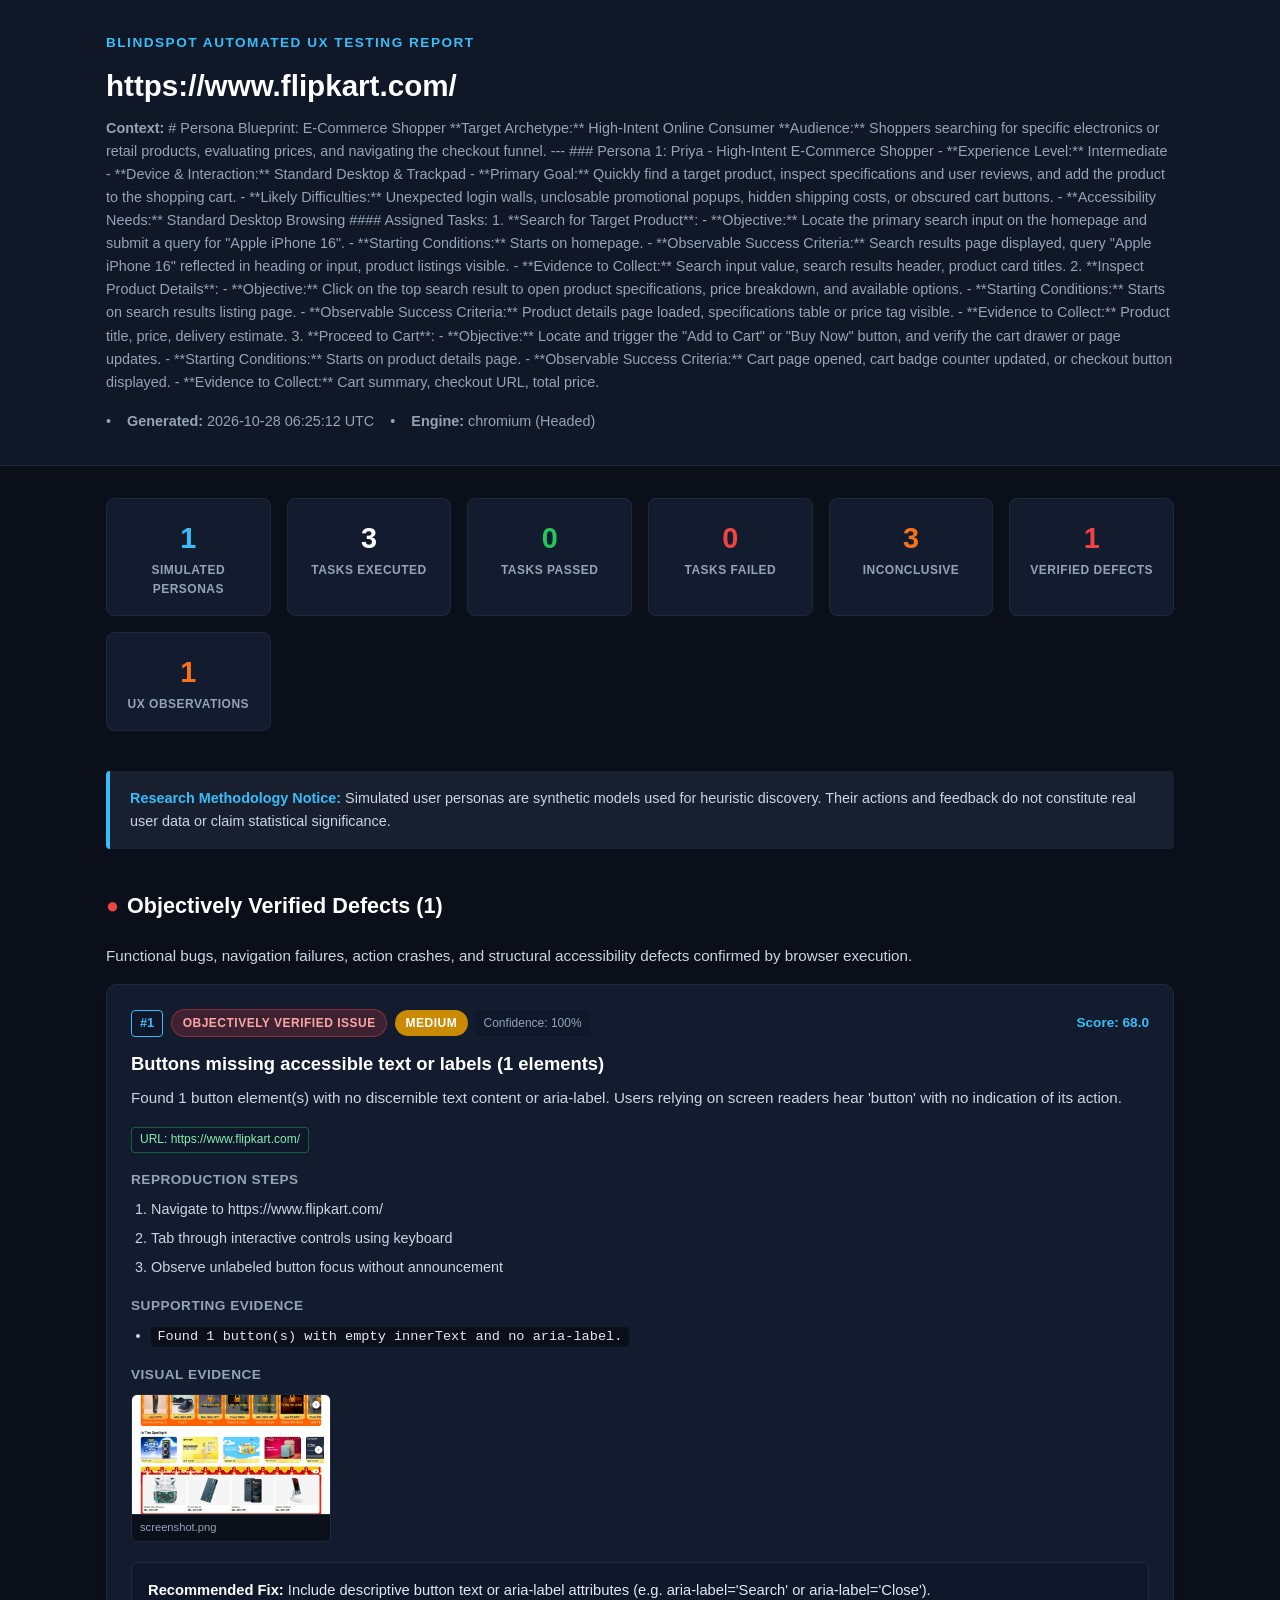
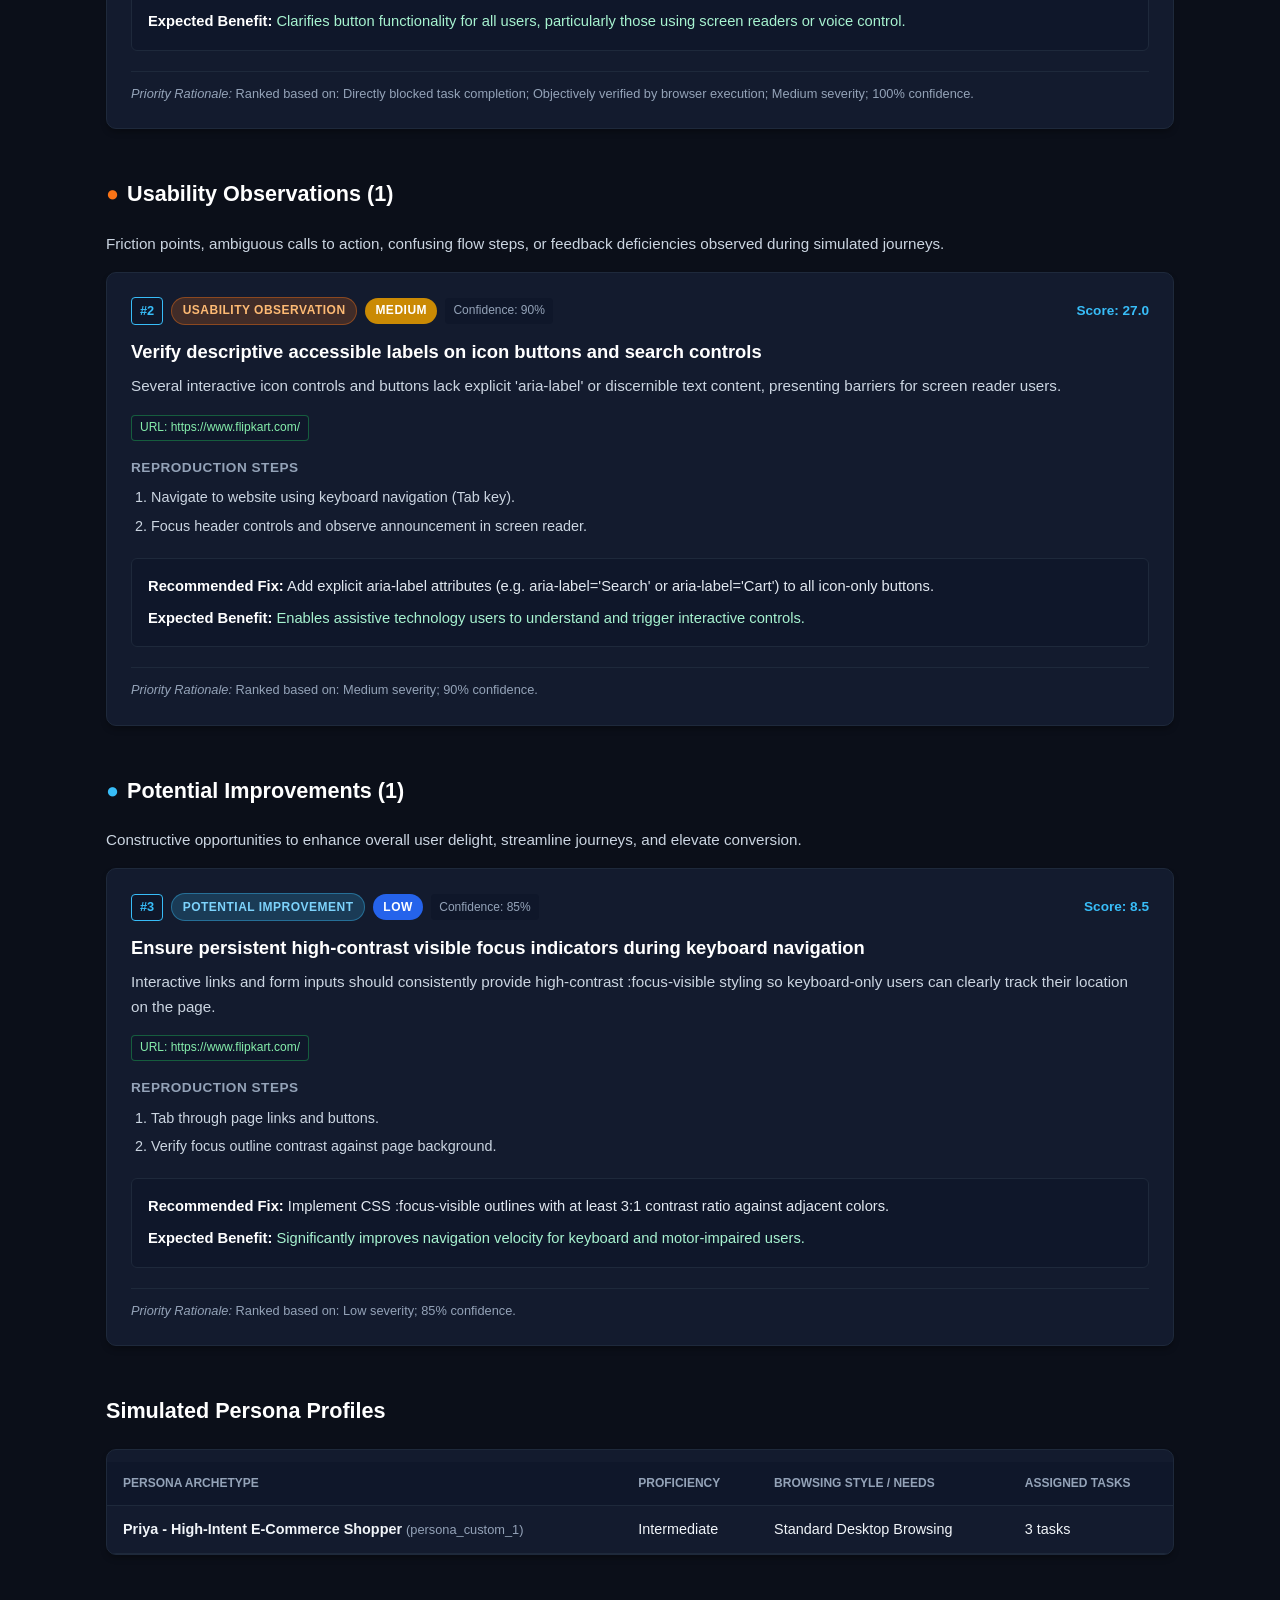
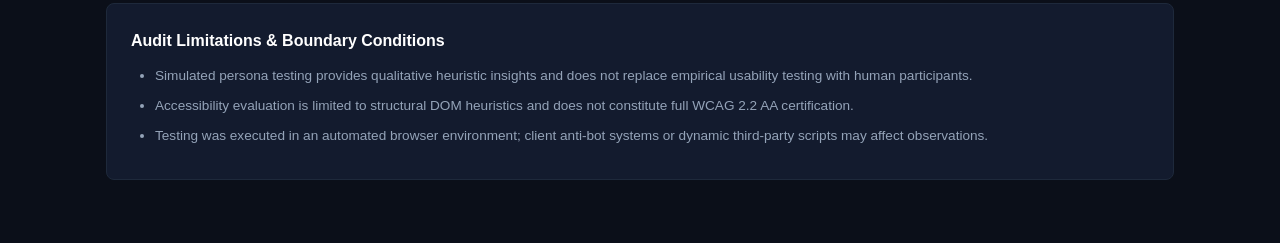
<file: blindspot_reports/run_www_flipkart_com_20261028_115341/report.html>
<!DOCTYPE html>
<html lang="en">
<head>
  <meta charset="UTF-8" />
  <meta name="viewport" content="width=device-width, initial-scale=1.0" />
  <title>BlindSpot UX Report - https://www.flipkart.com/</title>
  <style>
    :root {
      --bg: #0b0f19;
      --card-bg: #131b2e;
      --card-border: #1e293b;
      --header-bg: #101827;
      --text-main: #f1f5f9;
      --text-muted: #94a3b8;
      --accent: #38bdf8;
      --accent-glow: rgba(56, 189, 248, 0.15);
      --red: #ef4444;
      --orange: #f97316;
      --yellow: #eab308;
      --green: #22c55e;
      --blue: #3b82f6;
      --slate: #64748b;
    }
    * { box-sizing: border-box; margin: 0; padding: 0; }
    body {
      font-family: -apple-system, BlinkMacSystemFont, "Segoe UI", Roboto, Helvetica, Arial, sans-serif;
      background-color: var(--bg);
      color: var(--text-main);
      line-height: 1.6;
      padding-bottom: 4rem;
    }
    header.site-header {
      background: var(--header-bg);
      border-bottom: 1px solid var(--card-border);
      padding: 2rem 1.5rem;
      margin-bottom: 2rem;
    }
    .container { max-width: 1100px; margin: 0 auto; padding: 0 1rem; }
    .header-content { display: flex; flex-direction: column; gap: 0.5rem; }
    .brand { font-size: 0.85rem; text-transform: uppercase; letter-spacing: 1.5px; color: var(--accent); font-weight: 700; }
    .title { font-size: 1.85rem; font-weight: 800; color: #fff; word-break: break-all; }
    .meta-line { display: flex; flex-wrap: wrap; gap: 1rem; font-size: 0.9rem; color: var(--text-muted); }

    /* KPI Stats Bar */
    .kpi-grid {
      display: grid;
      grid-template-columns: repeat(auto-fit, minmax(140px, 1fr));
      gap: 1rem;
      margin-bottom: 2.5rem;
    }
    .kpi-card {
      background: var(--card-bg);
      border: 1px solid var(--card-border);
      border-radius: 8px;
      padding: 1rem;
      text-align: center;
    }
    .kpi-val { font-size: 1.8rem; font-weight: 800; color: #fff; }
    .kpi-val.green { color: var(--green); }
    .kpi-val.red { color: var(--red); }
    .kpi-val.orange { color: var(--orange); }
    .kpi-val.accent { color: var(--accent); }
    .kpi-label { font-size: 0.75rem; text-transform: uppercase; color: var(--text-muted); font-weight: 600; letter-spacing: 0.5px; }

    /* Disclaimer Alert */
    .disclaimer-banner {
      background: rgba(30, 41, 59, 0.7);
      border-left: 4px solid var(--accent);
      padding: 1rem 1.25rem;
      border-radius: 4px;
      margin-bottom: 2.5rem;
      font-size: 0.9rem;
      color: #cbd5e1;
    }
    .disclaimer-banner strong { color: var(--accent); }

    /* Headings */
    h2.section-title {
      font-size: 1.35rem;
      font-weight: 700;
      margin-bottom: 1.25rem;
      color: #fff;
      display: flex;
      align-items: center;
      gap: 0.5rem;
    }
    .category-group { margin-bottom: 3rem; }

    /* Cards */
    .finding-card {
      background: var(--card-bg);
      border: 1px solid var(--card-border);
      border-radius: 10px;
      padding: 1.5rem;
      margin-bottom: 1.5rem;
      box-shadow: 0 4px 6px -1px rgba(0, 0, 0, 0.3);
      transition: border-color 0.2s ease;
    }
    .finding-card:hover { border-color: rgba(56, 189, 248, 0.4); }
    .card-header {
      display: flex;
      justify-content: space-between;
      align-items: center;
      flex-wrap: wrap;
      gap: 0.75rem;
      margin-bottom: 0.75rem;
    }
    .header-left { display: flex; align-items: center; gap: 0.5rem; flex-wrap: wrap; }
    .rank-badge {
      background: #0f172a;
      color: var(--accent);
      border: 1px solid var(--accent);
      padding: 0.15rem 0.5rem;
      border-radius: 4px;
      font-weight: 700;
      font-size: 0.8rem;
    }
    .badge {
      display: inline-block;
      padding: 0.2rem 0.65rem;
      border-radius: 9999px;
      font-size: 0.75rem;
      font-weight: 700;
      text-transform: uppercase;
      letter-spacing: 0.5px;
    }
    .badge-verified { background: rgba(239, 68, 68, 0.2); color: #fca5a5; border: 1px solid rgba(239, 68, 68, 0.4); }
    .badge-observation { background: rgba(249, 115, 22, 0.2); color: #fdba74; border: 1px solid rgba(249, 115, 22, 0.4); }
    .badge-improvement { background: rgba(56, 189, 248, 0.2); color: #7dd3fc; border: 1px solid rgba(56, 189, 248, 0.4); }

    .badge-critical { background: #dc2626; color: #fff; }
    .badge-high { background: #ea580c; color: #fff; }
    .badge-medium { background: #ca8a04; color: #fff; }
    .badge-low { background: #2563eb; color: #fff; }
    .badge-info { background: #475569; color: #fff; }

    .confidence-badge { font-size: 0.75rem; color: var(--text-muted); background: #0f172a; padding: 0.2rem 0.5rem; border-radius: 4px; }
    .priority-score { font-size: 0.85rem; font-weight: 700; color: var(--accent); }

    .card-title { font-size: 1.15rem; font-weight: 700; color: #fff; margin-bottom: 0.5rem; }
    .card-desc { color: #cbd5e1; font-size: 0.95rem; margin-bottom: 1rem; }

    /* Tags */
    .tags-container { display: flex; flex-wrap: wrap; gap: 0.5rem; margin-bottom: 1rem; }
    .tag { font-size: 0.75rem; padding: 0.15rem 0.5rem; border-radius: 4px; background: #0f172a; color: var(--text-muted); border: 1px solid var(--card-border); }
    .tag.persona-tag { border-color: rgba(168, 85, 247, 0.4); color: #d8b4fe; }
    .tag.task-tag { border-color: rgba(59, 130, 246, 0.4); color: #93c5fd; }
    .tag.url-tag { border-color: rgba(34, 197, 94, 0.4); color: #86efac; word-break: break-all; }

    .finding-section { margin: 1rem 0; }
    .section-subtitle { font-size: 0.85rem; text-transform: uppercase; color: var(--text-muted); letter-spacing: 0.5px; margin-bottom: 0.5rem; }
    .repro-list, .evidence-list { margin-left: 1.25rem; font-size: 0.9rem; color: #cbd5e1; }
    .repro-list li, .evidence-list li { margin-bottom: 0.35rem; }
    code { background: #0b0f19; padding: 0.15rem 0.4rem; border-radius: 4px; font-size: 0.85rem; color: #e2e8f0; font-family: ui-monospace, SFMono-Regular, Menlo, Monaco, Consolas, monospace; }

    /* Recommendations Box */
    .recommendation-box {
      background: #0f172a;
      border: 1px solid #1e293b;
      border-radius: 6px;
      padding: 1rem;
      margin: 1.25rem 0;
    }
    .rec-item { font-size: 0.92rem; color: #e2e8f0; margin-bottom: 0.5rem; }
    .rec-item.benefit { color: #a7f3d0; margin-bottom: 0; }
    .rec-item strong { color: #fff; }

    /* Screenshots Grid */
    .screenshots-grid { display: flex; flex-wrap: wrap; gap: 1rem; margin-top: 0.5rem; }
    .screenshot-box {
      width: 200px;
      border: 1px solid var(--card-border);
      border-radius: 6px;
      overflow: hidden;
      background: #0b0f19;
      display: flex;
      flex-direction: column;
    }
    .screenshot-box img { width: 100%; height: 120px; object-fit: cover; display: block; border-bottom: 1px solid var(--card-border); }
    .screenshot-box.missing { height: 120px; display: flex; align-items: center; justify-content: center; text-align: center; color: var(--text-muted); padding: 0.5rem; }
    .placeholder-icon { font-size: 1.5rem; margin-bottom: 0.25rem; }
    .screenshot-label { font-size: 0.7rem; color: var(--text-muted); padding: 0.25rem 0.5rem; word-break: break-all; }

    .card-footer { font-size: 0.8rem; color: var(--text-muted); border-top: 1px solid #1e293b; padding-top: 0.75rem; }
    .empty-state { color: var(--text-muted); font-style: italic; padding: 1rem 0; }

    /* Personas Table */
    table.data-table { width: 100%; border-collapse: collapse; margin-top: 0.75rem; font-size: 0.9rem; }
    table.data-table th, table.data-table td { padding: 0.75rem 1rem; text-align: left; border-bottom: 1px solid var(--card-border); }
    table.data-table th { background: #0f172a; color: var(--text-muted); text-transform: uppercase; font-size: 0.75rem; }
    table.data-table tr:hover td { background: rgba(255, 255, 255, 0.02); }
    .dim { color: var(--text-muted); font-size: 0.8rem; }

    /* Limitations Box */
    .limitations-box {
      background: var(--card-bg);
      border: 1px solid var(--card-border);
      border-radius: 8px;
      padding: 1.5rem;
      margin-top: 2rem;
    }
    .limitations-box ul { margin-left: 1.5rem; color: var(--text-muted); font-size: 0.85rem; }
    .limitations-box li { margin-bottom: 0.5rem; }
  </style>
</head>
<body>

  <header class="site-header">
    <div class="container header-content">
      <span class="brand">BlindSpot Automated UX Testing Report</span>
      <h1 class="title">https://www.flipkart.com/</h1>
      <div class="meta-line">
        <span><strong>Context:</strong> # Persona Blueprint: E-Commerce Shopper

**Target Archetype:** High-Intent Online Consumer  
**Audience:** Shoppers searching for specific electronics or retail products, evaluating prices, and navigating the checkout funnel.

---

### Persona 1: Priya - High-Intent E-Commerce Shopper
- **Experience Level:** Intermediate
- **Device &amp; Interaction:** Standard Desktop &amp; Trackpad
- **Primary Goal:** Quickly find a target product, inspect specifications and user reviews, and add the product to the shopping cart.
- **Likely Difficulties:** Unexpected login walls, unclosable promotional popups, hidden shipping costs, or obscured cart buttons.
- **Accessibility Needs:** Standard Desktop Browsing

#### Assigned Tasks:
1. **Search for Target Product**:
   - **Objective:** Locate the primary search input on the homepage and submit a query for &quot;Apple iPhone 16&quot;.
   - **Starting Conditions:** Starts on homepage.
   - **Observable Success Criteria:** Search results page displayed, query &quot;Apple iPhone 16&quot; reflected in heading or input, product listings visible.
   - **Evidence to Collect:** Search input value, search results header, product card titles.

2. **Inspect Product Details**:
   - **Objective:** Click on the top search result to open product specifications, price breakdown, and available options.
   - **Starting Conditions:** Starts on search results listing page.
   - **Observable Success Criteria:** Product details page loaded, specifications table or price tag visible.
   - **Evidence to Collect:** Product title, price, delivery estimate.

3. **Proceed to Cart**:
   - **Objective:** Locate and trigger the &quot;Add to Cart&quot; or &quot;Buy Now&quot; button, and verify the cart drawer or page updates.
   - **Starting Conditions:** Starts on product details page.
   - **Observable Success Criteria:** Cart page opened, cart badge counter updated, or checkout button displayed.
   - **Evidence to Collect:** Cart summary, checkout URL, total price.</span>
        <span>•</span>
        <span><strong>Generated:</strong> 2026-10-28 06:25:12 UTC</span>
        <span>•</span>
        <span><strong>Engine:</strong> chromium (Headed)</span>
      </div>
    </div>
  </header>

  <main class="container">

    <!-- KPI Summary Grid -->
    <section class="kpi-grid">
      <div class="kpi-card">
        <div class="kpi-val accent">1</div>
        <div class="kpi-label">Simulated Personas</div>
      </div>
      <div class="kpi-card">
        <div class="kpi-val">3</div>
        <div class="kpi-label">Tasks Executed</div>
      </div>
      <div class="kpi-card">
        <div class="kpi-val green">0</div>
        <div class="kpi-label">Tasks Passed</div>
      </div>
      <div class="kpi-card">
        <div class="kpi-val red">0</div>
        <div class="kpi-label">Tasks Failed</div>
      </div>
      <div class="kpi-card">
        <div class="kpi-val orange">3</div>
        <div class="kpi-label">Inconclusive</div>
      </div>
      <div class="kpi-card">
        <div class="kpi-val red">1</div>
        <div class="kpi-label">Verified Defects</div>
      </div>
      <div class="kpi-card">
        <div class="kpi-val orange">1</div>
        <div class="kpi-label">UX Observations</div>
      </div>
    </section>

    <!-- Methodology & Statistical Disclaimer -->
    <div class="disclaimer-banner">
      <strong>Research Methodology Notice:</strong> Simulated user personas are synthetic models used for heuristic discovery. Their actions and feedback do not constitute real user data or claim statistical significance.
    </div>

    <!-- Group 1: Objectively Verified Issues -->
    <section class="category-group" id="verified-issues">
      <h2 class="section-title">
        <span style="color: var(--red);">●</span> Objectively Verified Defects (1)
      </h2>
      <p class="card-desc">Functional bugs, navigation failures, action crashes, and structural accessibility defects confirmed by browser execution.</p>
      
    <article class="finding-card severity-medium" id="finding_1">
      <header class="card-header">
        <div class="header-left">
          <span class="rank-badge">#1</span>
          <span class="badge badge-verified">Objectively Verified Issue</span>
          <span class="badge badge-medium">Medium</span>
          <span class="confidence-badge" title="Confidence: 100%">Confidence: 100%</span>
        </div>
        <div class="priority-score">Score: 68.0</div>
      </header>

      <h3 class="card-title">Buttons missing accessible text or labels (1 elements)</h3>
      <p class="card-desc">Found 1 button element(s) with no discernible text content or aria-label. Users relying on screen readers hear &#x27;button&#x27; with no indication of its action.</p>

      <div class="tags-container"><span class="tag url-tag">URL: https://www.flipkart.com/</span></div>
      <div class="finding-section">  <h4 class="section-subtitle">Reproduction Steps</h4>  <ol class="repro-list"><li>Navigate to https://www.flipkart.com/</li><li>Tab through interactive controls using keyboard</li><li>Observe unlabeled button focus without announcement</li></ol></div>
      <div class="finding-section">  <h4 class="section-subtitle">Supporting Evidence</h4>  <ul class="evidence-list"><li><code>Found 1 button(s) with empty innerText and no aria-label.</code></li></ul></div>
      <div class="finding-section">  <h4 class="section-subtitle">Visual Evidence</h4>  <div class="screenshots-grid"><div class="screenshot-box">  <a href="screenshot.png" target="_blank" rel="noopener">    <img src="screenshot.png" alt="Evidence screenshot" loading="lazy" />  </a>  <span class="screenshot-label">screenshot.png</span></div></div></div>

      <div class="recommendation-box">
        <div class="rec-item">
          <strong>Recommended Fix:</strong> Include descriptive button text or aria-label attributes (e.g. aria-label=&#x27;Search&#x27; or aria-label=&#x27;Close&#x27;).
        </div>
        <div class="rec-item benefit">
          <strong>Expected Benefit:</strong> Clarifies button functionality for all users, particularly those using screen readers or voice control.
        </div>
      </div>

      <footer class="card-footer">
        <span class="reasoning-text"><em>Priority Rationale:</em> Ranked based on: Directly blocked task completion; Objectively verified by browser execution; Medium severity; 100% confidence.</span>
      </footer>
    </article>
    
    </section>

    <!-- Group 2: Usability Observations -->
    <section class="category-group" id="usability-observations">
      <h2 class="section-title">
        <span style="color: var(--orange);">●</span> Usability Observations (1)
      </h2>
      <p class="card-desc">Friction points, ambiguous calls to action, confusing flow steps, or feedback deficiencies observed during simulated journeys.</p>
      
    <article class="finding-card severity-medium" id="finding_2">
      <header class="card-header">
        <div class="header-left">
          <span class="rank-badge">#2</span>
          <span class="badge badge-observation">Usability Observation</span>
          <span class="badge badge-medium">Medium</span>
          <span class="confidence-badge" title="Confidence: 90%">Confidence: 90%</span>
        </div>
        <div class="priority-score">Score: 27.0</div>
      </header>

      <h3 class="card-title">Verify descriptive accessible labels on icon buttons and search controls</h3>
      <p class="card-desc">Several interactive icon controls and buttons lack explicit &#x27;aria-label&#x27; or discernible text content, presenting barriers for screen reader users.</p>

      <div class="tags-container"><span class="tag url-tag">URL: https://www.flipkart.com/</span></div>
      <div class="finding-section">  <h4 class="section-subtitle">Reproduction Steps</h4>  <ol class="repro-list"><li>Navigate to website using keyboard navigation (Tab key).</li><li>Focus header controls and observe announcement in screen reader.</li></ol></div>
      
      

      <div class="recommendation-box">
        <div class="rec-item">
          <strong>Recommended Fix:</strong> Add explicit aria-label attributes (e.g. aria-label=&#x27;Search&#x27; or aria-label=&#x27;Cart&#x27;) to all icon-only buttons.
        </div>
        <div class="rec-item benefit">
          <strong>Expected Benefit:</strong> Enables assistive technology users to understand and trigger interactive controls.
        </div>
      </div>

      <footer class="card-footer">
        <span class="reasoning-text"><em>Priority Rationale:</em> Ranked based on: Medium severity; 90% confidence.</span>
      </footer>
    </article>
    
    </section>

    <!-- Group 3: Potential Improvements -->
    <section class="category-group" id="potential-improvements">
      <h2 class="section-title">
        <span style="color: var(--accent);">●</span> Potential Improvements (1)
      </h2>
      <p class="card-desc">Constructive opportunities to enhance overall user delight, streamline journeys, and elevate conversion.</p>
      
    <article class="finding-card severity-low" id="finding_3">
      <header class="card-header">
        <div class="header-left">
          <span class="rank-badge">#3</span>
          <span class="badge badge-improvement">Potential Improvement</span>
          <span class="badge badge-low">Low</span>
          <span class="confidence-badge" title="Confidence: 85%">Confidence: 85%</span>
        </div>
        <div class="priority-score">Score: 8.5</div>
      </header>

      <h3 class="card-title">Ensure persistent high-contrast visible focus indicators during keyboard navigation</h3>
      <p class="card-desc">Interactive links and form inputs should consistently provide high-contrast :focus-visible styling so keyboard-only users can clearly track their location on the page.</p>

      <div class="tags-container"><span class="tag url-tag">URL: https://www.flipkart.com/</span></div>
      <div class="finding-section">  <h4 class="section-subtitle">Reproduction Steps</h4>  <ol class="repro-list"><li>Tab through page links and buttons.</li><li>Verify focus outline contrast against page background.</li></ol></div>
      
      

      <div class="recommendation-box">
        <div class="rec-item">
          <strong>Recommended Fix:</strong> Implement CSS :focus-visible outlines with at least 3:1 contrast ratio against adjacent colors.
        </div>
        <div class="rec-item benefit">
          <strong>Expected Benefit:</strong> Significantly improves navigation velocity for keyboard and motor-impaired users.
        </div>
      </div>

      <footer class="card-footer">
        <span class="reasoning-text"><em>Priority Rationale:</em> Ranked based on: Low severity; 85% confidence.</span>
      </footer>
    </article>
    
    </section>

    <!-- Tested Personas Overview -->
    <section class="category-group" id="personas-overview">
      <h2 class="section-title">Simulated Persona Profiles</h2>
      <div class="finding-card" style="padding: 0; overflow-x: auto;">
        <table class="data-table">
          <thead>
            <tr>
              <th>Persona Archetype</th>
              <th>Proficiency</th>
              <th>Browsing Style / Needs</th>
              <th>Assigned Tasks</th>
            </tr>
          </thead>
          <tbody>
            
        <tr>
          <td><strong>Priya - High-Intent E-Commerce Shopper</strong> <span class="dim">(persona_custom_1)</span></td>
          <td>Intermediate</td>
          <td>Standard Desktop Browsing</td>
          <td>3 tasks</td>
        </tr>
        
          </tbody>
        </table>
      </div>
    </section>

    <!-- Limitations -->
    <section class="limitations-box">
      <h3 style="font-size: 1rem; color: #fff; margin-bottom: 0.75rem;">Audit Limitations & Boundary Conditions</h3>
      <ul>
        <li>Simulated persona testing provides qualitative heuristic insights and does not replace empirical usability testing with human participants.</li><li>Accessibility evaluation is limited to structural DOM heuristics and does not constitute full WCAG 2.2 AA certification.</li><li>Testing was executed in an automated browser environment; client anti-bot systems or dynamic third-party scripts may affect observations.</li>
      </ul>
    </section>

  </main>

</body>
</html>
</file>
<file: examples/sample_site/styles.css>
/* TaskFlow Sample Site Stylesheet */
:root {
  --bg-color: #0f172a;
  --surface-color: #1e293b;
  --surface-border: #334155;
  --text-primary: #f8fafc;
  --text-muted: #94a3b8;
  --primary-accent: #38bdf8;
  --primary-hover: #0ea5e9;
  --accent-glow: rgba(56, 189, 248, 0.2);
  --success-color: #22c55e;
  --error-color: #ef4444;
}

* {
  box-sizing: border-box;
  margin: 0;
  padding: 0;
}

body {
  font-family: -apple-system, BlinkMacSystemFont, "Segoe UI", Roboto, sans-serif;
  background-color: var(--bg-color);
  color: var(--text-primary);
  line-height: 1.6;
}

/* Navbar */
.navbar {
  position: sticky;
  top: 0;
  background: rgba(15, 23, 42, 0.95);
  backdrop-filter: blur(8px);
  border-bottom: 1px solid var(--surface-border);
  z-index: 100;
  padding: 1rem 2rem;
}

.nav-container {
  max-width: 1100px;
  margin: 0 auto;
  display: flex;
  justify-content: space-between;
  align-items: center;
}

.logo {
  font-size: 1.25rem;
  font-weight: 800;
  color: var(--text-primary);
  text-decoration: none;
}

.nav-links {
  display: flex;
  gap: 1.5rem;
  align-items: center;
}

.nav-links a {
  color: var(--text-muted);
  text-decoration: none;
  font-size: 0.95rem;
  transition: color 0.15s;
}

.nav-links a:hover {
  color: var(--text-primary);
}

.btn-primary-nav {
  background: var(--primary-accent);
  color: #0f172a !important;
  font-weight: 600;
  padding: 0.45rem 1rem;
  border-radius: 6px;
  transition: background 0.15s !important;
}

.btn-primary-nav:hover {
  background: var(--primary-hover) !important;
}

/* Hero Section */
.hero-section {
  padding: 5rem 1.5rem 4rem;
  text-align: center;
}

.hero-container {
  max-width: 800px;
  margin: 0 auto;
}

.badge {
  display: inline-block;
  padding: 0.3rem 0.8rem;
  background: var(--surface-color);
  border: 1px solid var(--primary-accent);
  color: var(--primary-accent);
  border-radius: 50px;
  font-size: 0.8rem;
  font-weight: 600;
  margin-bottom: 1.5rem;
}

.hero-title {
  font-size: 2.75rem;
  font-weight: 800;
  line-height: 1.2;
  margin-bottom: 1.25rem;
}

.hero-subtitle {
  font-size: 1.15rem;
  color: var(--text-muted);
  margin-bottom: 2rem;
}

.hero-cta-group {
  display: flex;
  gap: 1rem;
  justify-content: center;
  flex-wrap: wrap;
}

.btn-hero-primary {
  background: var(--primary-accent);
  color: #0f172a;
  font-weight: 700;
  padding: 0.75rem 1.75rem;
  border-radius: 8px;
  text-decoration: none;
  transition: background 0.15s;
}

.btn-hero-primary:hover {
  background: var(--primary-hover);
}

.btn-hero-secondary {
  background: var(--surface-color);
  color: var(--text-primary);
  border: 1px solid var(--surface-border);
  font-weight: 600;
  padding: 0.75rem 1.75rem;
  border-radius: 8px;
  text-decoration: none;
  transition: border-color 0.15s;
}

.btn-hero-secondary:hover {
  border-color: var(--primary-accent);
}

/* Features */
.features-section,
.pricing-section {
  padding: 4rem 1.5rem;
}

.section-container {
  max-width: 1100px;
  margin: 0 auto;
  text-align: center;
}

.section-title {
  font-size: 2rem;
  font-weight: 700;
  margin-bottom: 0.5rem;
}

.section-desc {
  color: var(--text-muted);
  margin-bottom: 3rem;
}

.features-grid {
  display: grid;
  grid-template-columns: repeat(auto-fit, minmax(280px, 1fr));
  gap: 1.5rem;
  text-align: left;
}

.feature-card {
  background: var(--surface-color);
  border: 1px solid var(--surface-border);
  padding: 2rem;
  border-radius: 12px;
}

.feature-icon {
  font-size: 2rem;
  margin-bottom: 1rem;
}

.feature-card h3 {
  font-size: 1.2rem;
  margin-bottom: 0.5rem;
}

.feature-card p {
  color: var(--text-muted);
  font-size: 0.95rem;
}

/* Contact / Form Card */
.contact-section {
  padding: 4rem 1.5rem;
  display: flex;
  justify-content: center;
}

.form-card {
  background: var(--surface-color);
  border: 1px solid var(--surface-border);
  border-radius: 16px;
  padding: 2.5rem;
  width: 100%;
  max-width: 580px;
  box-shadow: 0 10px 30px rgba(0, 0, 0, 0.4);
}

.form-title {
  font-size: 1.75rem;
  font-weight: 700;
  margin-bottom: 0.5rem;
}

.form-subtitle {
  color: var(--text-muted);
  font-size: 0.95rem;
  margin-bottom: 2rem;
}

.form-group {
  margin-bottom: 1.25rem;
  text-align: left;
}

.form-group label {
  display: block;
  font-size: 0.9rem;
  font-weight: 600;
  margin-bottom: 0.4rem;
  color: var(--text-primary);
}

.required {
  color: var(--error-color);
}

.form-group input,
.form-group select,
.form-group textarea {
  width: 100%;
  padding: 0.75rem 1rem;
  background: #0f172a;
  border: 1px solid var(--surface-border);
  border-radius: 8px;
  color: var(--text-primary);
  font-size: 0.95rem;
  transition: border-color 0.15s;
}

.form-group input:focus,
.form-group select:focus,
.form-group textarea:focus {
  outline: none;
  border-color: var(--primary-accent);
}

.field-error {
  color: var(--error-color);
  font-size: 0.8rem;
  margin-top: 0.3rem;
}

.btn-submit {
  width: 100%;
  background: var(--primary-accent);
  color: #0f172a;
  border: none;
  padding: 0.85rem;
  font-size: 1rem;
  font-weight: 700;
  border-radius: 8px;
  cursor: pointer;
  margin-top: 0.5rem;
  transition: background 0.15s;
}

.btn-submit:hover {
  background: var(--primary-hover);
}

/* Confirmation Box */
.confirmation-box {
  background: rgba(34, 197, 94, 0.1);
  border: 1px solid var(--success-color);
  border-radius: 12px;
  padding: 2rem;
  text-align: center;
}

.confirmation-icon {
  font-size: 2.5rem;
  margin-bottom: 0.5rem;
}

.confirmation-box h3 {
  color: var(--success-color);
  font-size: 1.35rem;
  margin-bottom: 0.5rem;
}

.confirmation-box p {
  color: var(--text-muted);
  font-size: 0.95rem;
  margin-bottom: 1.5rem;
}

.btn-secondary {
  background: var(--surface-border);
  color: var(--text-primary);
  border: none;
  padding: 0.6rem 1.25rem;
  border-radius: 6px;
  font-weight: 600;
  cursor: pointer;
}

/* Pricing Cards */
.pricing-grid {
  display: grid;
  grid-template-columns: repeat(auto-fit, minmax(280px, 1fr));
  gap: 2rem;
  max-width: 800px;
  margin: 0 auto;
  text-align: left;
}

.pricing-card {
  background: var(--surface-color);
  border: 1px solid var(--surface-border);
  border-radius: 12px;
  padding: 2.5rem;
  position: relative;
}

.pricing-card.featured {
  border-color: var(--primary-accent);
  box-shadow: 0 0 25px var(--accent-glow);
}

.popular-ribbon {
  position: absolute;
  top: 1rem;
  right: 1rem;
  background: var(--primary-accent);
  color: #0f172a;
  font-size: 0.75rem;
  font-weight: 700;
  padding: 0.25rem 0.6rem;
  border-radius: 4px;
}

.price {
  font-size: 2.25rem;
  font-weight: 800;
  margin: 1rem 0 0.5rem;
}

.price .period {
  font-size: 0.9rem;
  font-weight: 400;
  color: var(--text-muted);
}

.price-desc {
  color: var(--text-muted);
  font-size: 0.9rem;
  margin-bottom: 1.5rem;
}

.pricing-features {
  list-style: none;
  margin-bottom: 2rem;
}

.pricing-features li {
  padding: 0.4rem 0;
  color: var(--text-primary);
  font-size: 0.9rem;
}

.btn-pricing,
.btn-pricing-featured {
  display: block;
  text-align: center;
  padding: 0.75rem;
  border-radius: 8px;
  text-decoration: none;
  font-weight: 600;
}

.btn-pricing {
  background: var(--surface-border);
  color: var(--text-primary);
}

.btn-pricing-featured {
  background: var(--primary-accent);
  color: #0f172a;
}

/* Footer */
.footer {
  border-top: 1px solid var(--surface-border);
  padding: 2rem 1.5rem;
  text-align: center;
  color: var(--text-muted);
  font-size: 0.85rem;
}

.footer-container {
  max-width: 1100px;
  margin: 0 auto;
  display: flex;
  justify-content: space-between;
  align-items: center;
  flex-wrap: wrap;
  gap: 1rem;
}

.footer-links a {
  color: var(--text-muted);
  text-decoration: none;
  margin-left: 1.5rem;
}
</file>
